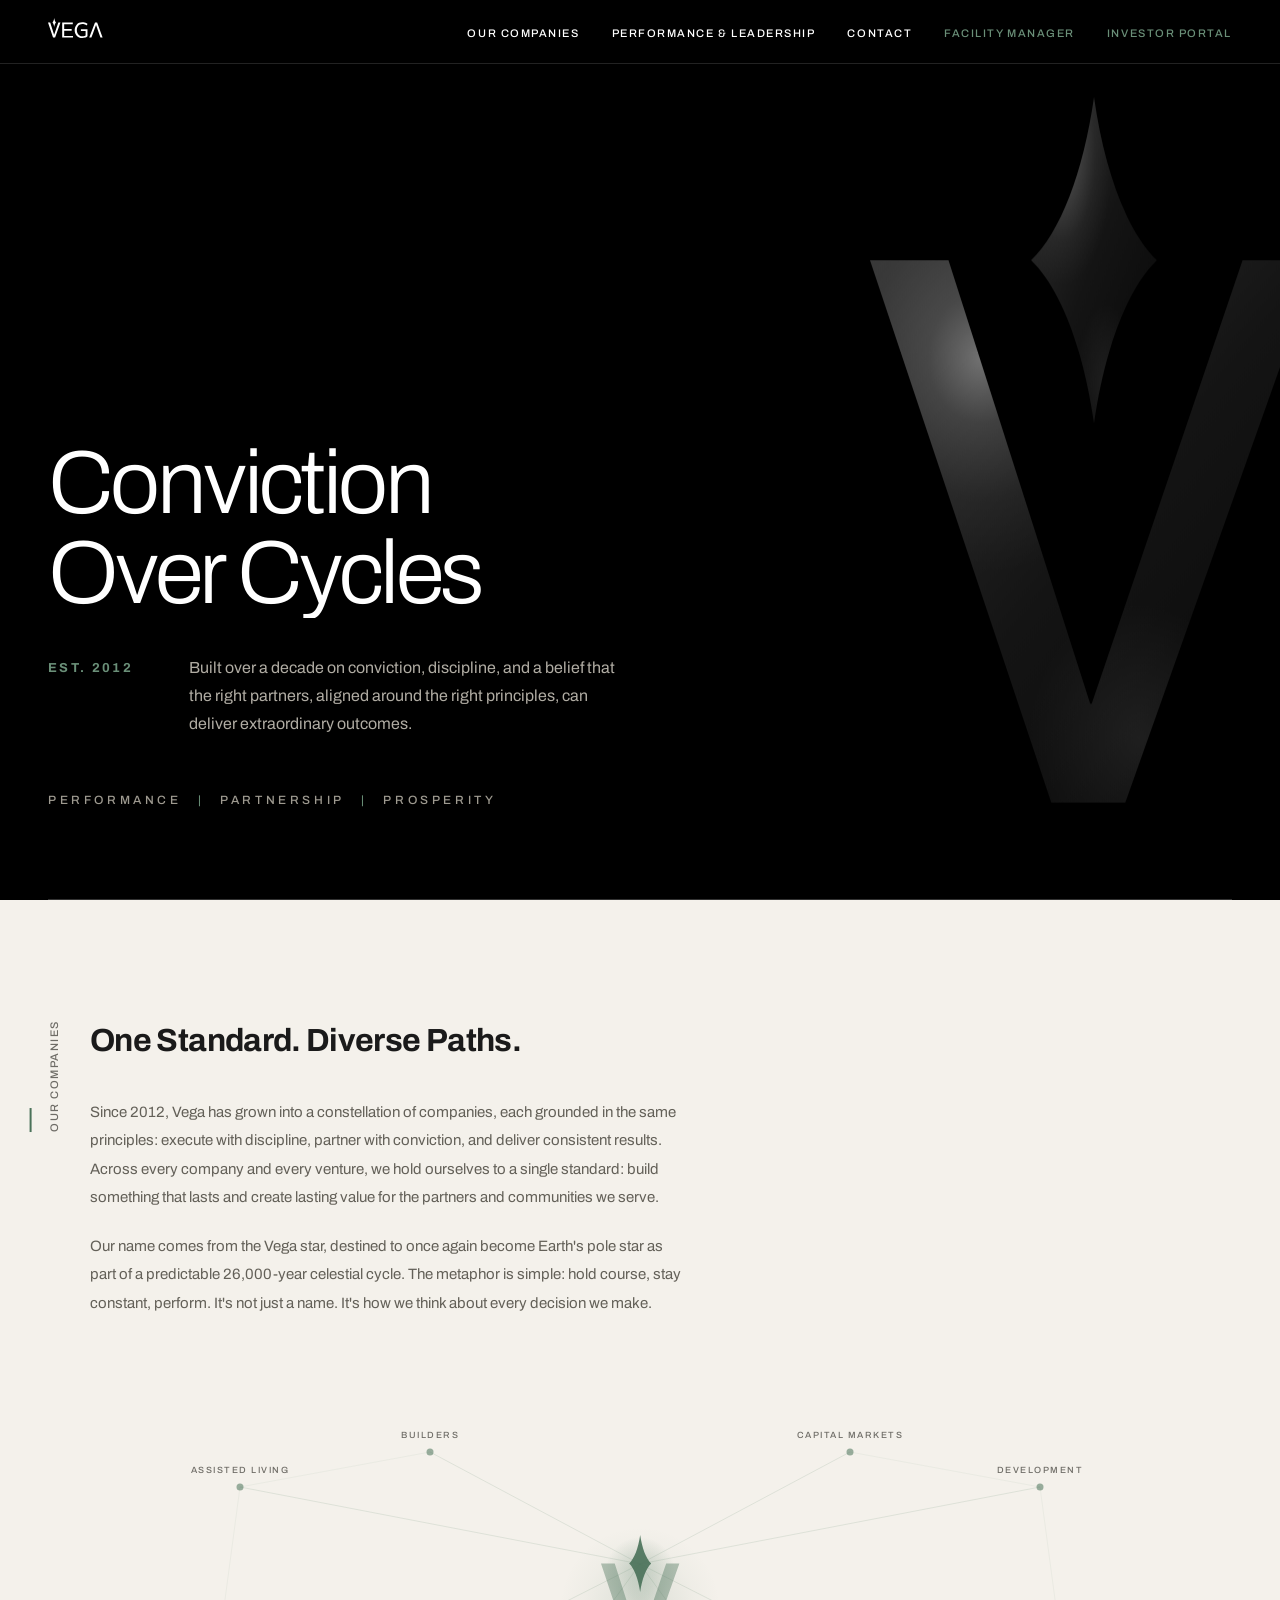
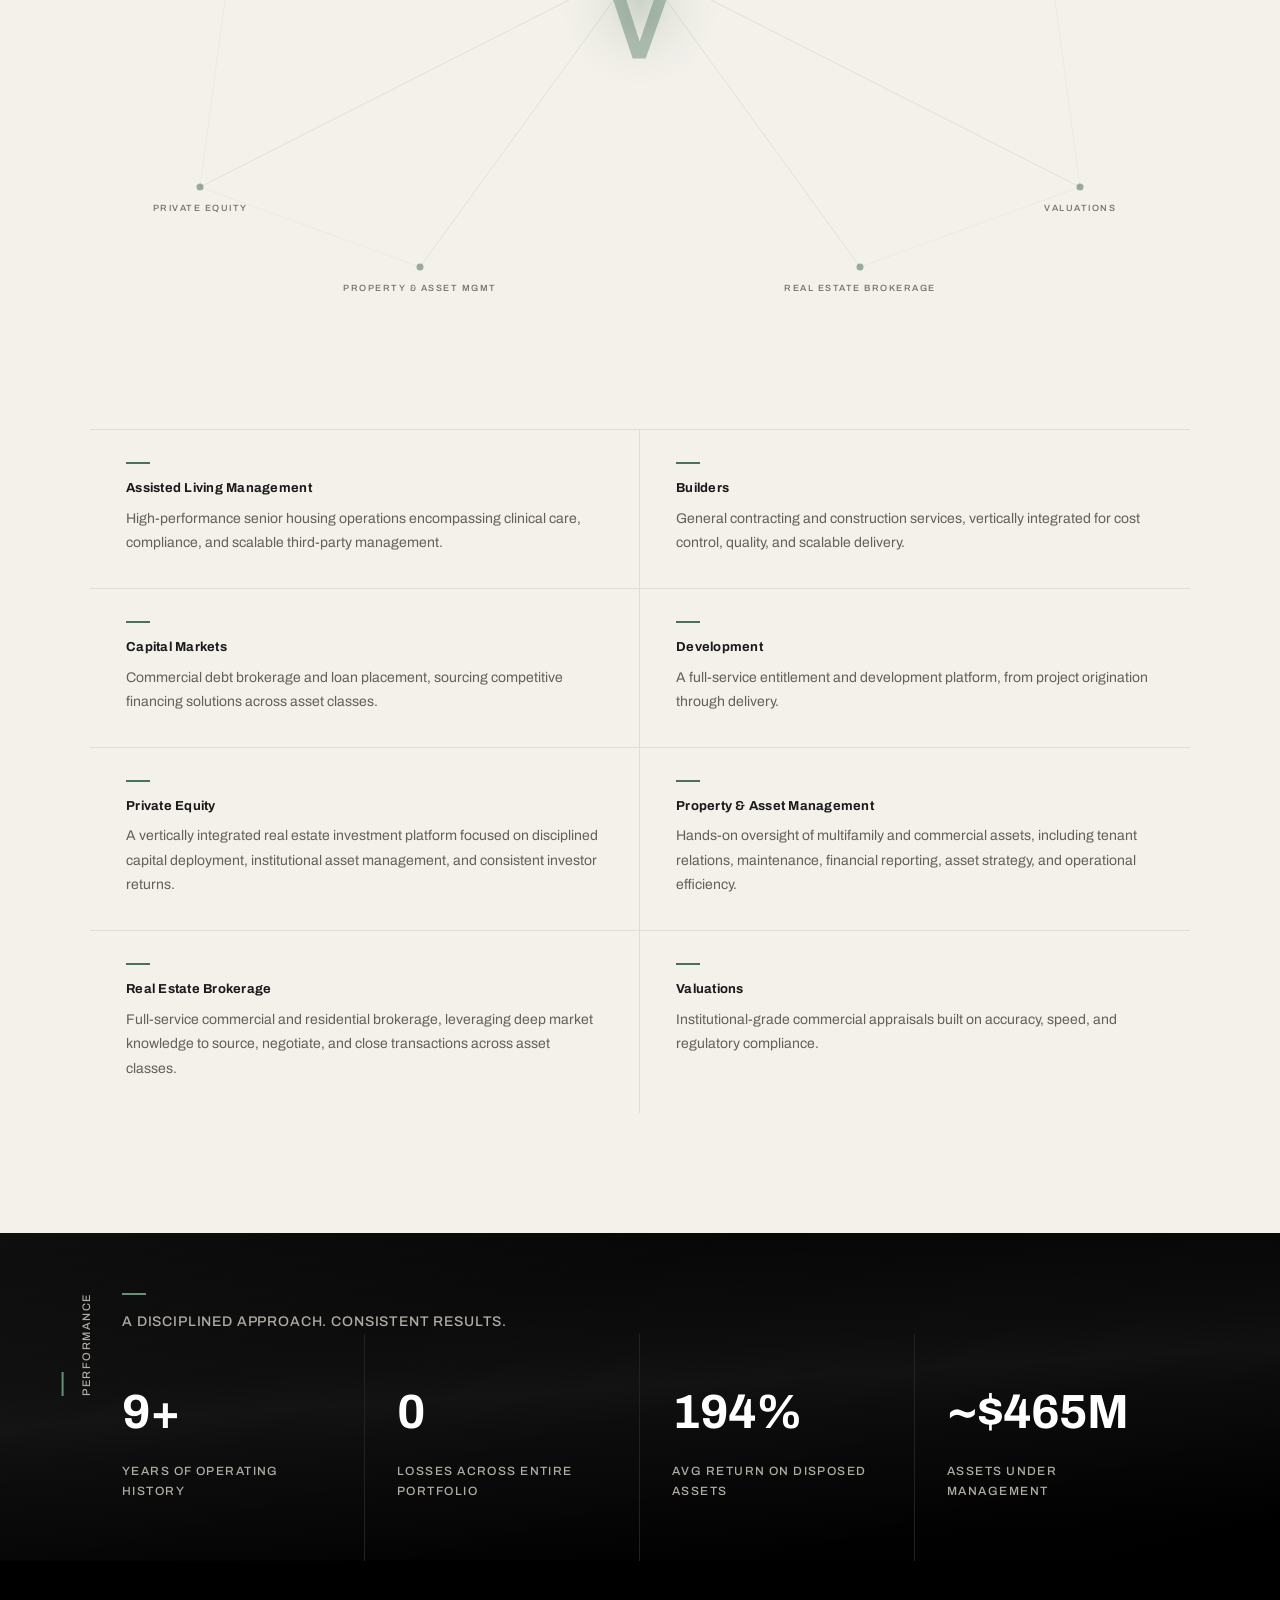
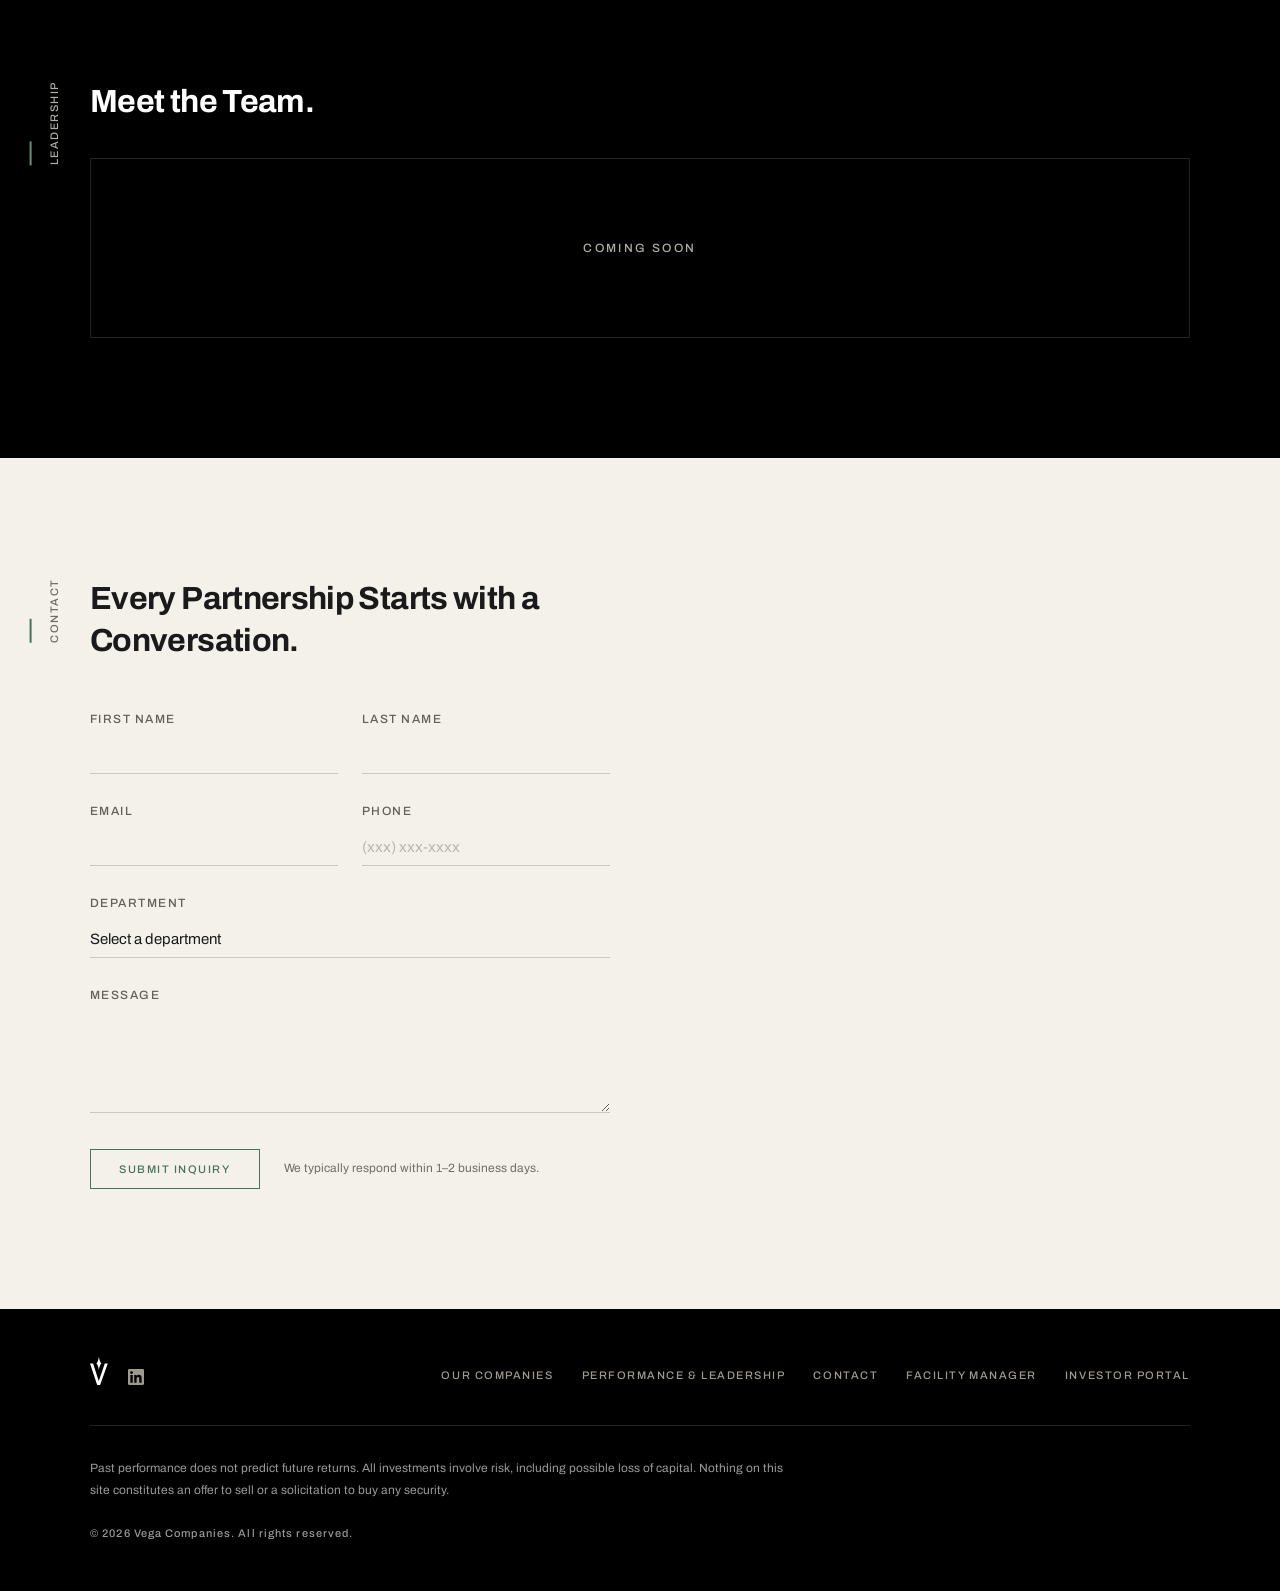
<file: index.html>
<!DOCTYPE html>
<html lang="en">
<head>
<meta charset="UTF-8">
<meta name="viewport" content="width=device-width, initial-scale=1.0">
<title>Vega Companies | Conviction Over Cycles</title>
<link rel="icon" type="image/svg+xml" href="/favicon.svg">
<link rel="icon" type="image/png" sizes="32x32" href="/favicon-32.png">
<link rel="icon" type="image/png" sizes="16x16" href="/favicon-16.png">
<meta name="description" content="Vega is a family of companies built over a decade on conviction, discipline, and a belief that the right partners can deliver extraordinary outcomes.">
<link rel="preconnect" href="https://fonts.googleapis.com">
<link rel="preconnect" href="https://fonts.gstatic.com" crossorigin>
<link href="https://fonts.googleapis.com/css2?family=Archivo:wght@300;400;500;600;700&display=swap" rel="stylesheet">
<style>
:root{--black:#000;--white:#fff;--off-white:#f4f1eb;--grey:#636058;--grey-label:#6e6c66;--grey-label-dark:#B0ACA3;--grey-on-dark:#9E9A90;--grey-rule:#E0DDD6;--grey-dark-rule:#222;--green:#6A8F78;--green-on-white:#4A7259;--font-mono:'Archivo',-apple-system,'Helvetica Neue',sans-serif;--font-sans:'Archivo',-apple-system,'Helvetica Neue',sans-serif}
*,*::before,*::after{margin:0;padding:0;box-sizing:border-box}
html{scroll-behavior:smooth;font-size:16px}
body{background:var(--black);color:var(--white);font-family:var(--font-sans);line-height:1.6;font-weight:400;overflow-x:hidden;-webkit-font-smoothing:antialiased}
::selection{background:var(--green-on-white);color:var(--white)}
a{color:inherit;text-decoration:none}
a:focus-visible,button:focus-visible,select:focus-visible,input:focus-visible,textarea:focus-visible{outline:2px solid var(--green);outline-offset:3px}
.skip-link{position:absolute;top:-100%;left:16px;background:var(--green-on-white);color:var(--white);padding:12px 24px;z-index:9999;font-family:var(--font-mono);font-size:13px;letter-spacing:.05em;transition:top .3s}
.skip-link:focus{top:16px}

/* NAV */
header{position:fixed;top:0;left:0;right:0;z-index:100;padding:0 48px;height:64px;display:flex;align-items:center;justify-content:space-between;background:rgba(0,0,0,.88);backdrop-filter:blur(16px);-webkit-backdrop-filter:blur(16px);border-bottom:1px solid var(--grey-dark-rule);transition:background .4s,border-color .4s}
header.nav-light{background:rgba(244,241,235,.92);border-bottom-color:var(--grey-rule)}
header.nav-light .logo svg{fill:var(--black)}
header.nav-light nav a{color:var(--black)}
header.nav-light .nav-portal{color:var(--green-on-white)!important}
.logo svg{height:20px;fill:var(--white);transition:fill .4s}
.logo:hover{opacity:.6}
nav ul{list-style:none;display:flex;gap:32px;align-items:center}
nav a{font-family:var(--font-mono);font-size:11px;letter-spacing:.14em;text-transform:uppercase;font-weight:500;color:var(--white);transition:color .4s,opacity .25s}
nav a:hover{opacity:.6}
.nav-portal{color:var(--green)!important}

/* VERTICAL LABELS */
.label-v{font-family:var(--font-mono);font-size:11px;font-weight:500;letter-spacing:.14em;text-transform:uppercase;position:absolute;left:-60px;top:0;writing-mode:vertical-rl;transform:rotate(180deg);white-space:nowrap;padding-right:16px}
.label-v::after{content:'';position:absolute;right:0;top:0;width:2px;height:24px}
.label-v.light{color:var(--grey-label)}.label-v.light::after{background:var(--green-on-white)}
.label-v.dark{color:var(--grey-label-dark)}.label-v.dark::after{background:var(--green)}

/* HERO */
.hero{min-height:100vh;background:var(--black);color:var(--white);display:flex;flex-direction:column;justify-content:flex-end;padding:0 48px 88px;position:relative;overflow:hidden}
.hero-v{position:absolute;right:-3%;top:50%;transform:translateY(-50%);width:35vw;pointer-events:none;z-index:1;opacity:0}
.hero-v.revealed{animation:iconIn 2s cubic-bezier(.16,1,.3,1) forwards}
@keyframes iconIn{from{opacity:0;transform:translateY(-50%) scale(.94)}to{opacity:1;transform:translateY(-50%) scale(1)}}
.hero-line{position:absolute;bottom:0;left:48px;right:48px;height:1px;background:rgba(255,255,255,.2);transform:scaleX(0);transform-origin:left;animation:lineGrow 1.2s cubic-bezier(.16,1,.3,1) .8s forwards}
@keyframes lineGrow{to{transform:scaleX(1)}}
.hero h1{font-family:var(--font-sans);font-weight:300;font-size:clamp(48px,7vw,108px);line-height:1;letter-spacing:-.04em;max-width:800px;position:relative;z-index:2}
.reveal-line{display:block;overflow:hidden}
.reveal-line span{display:block;transform:translateY(110%);transition:transform .8s cubic-bezier(.16,1,.3,1)}
.reveal-line.visible span{transform:translateY(0)}
.reveal-line:nth-child(2) span{transition-delay:.08s}
.hero-sub{margin-top:36px;display:flex;align-items:flex-start;gap:56px;position:relative;z-index:2;opacity:0;transform:translateY(16px);transition:opacity .8s .5s,transform .8s .5s}
.hero-sub.visible{opacity:1;transform:translateY(0)}
.hero-sub p{font-family:var(--font-sans);font-size:16px;line-height:1.75;color:var(--grey-label-dark);max-width:440px;font-weight:400}
.hero-tag{font-family:var(--font-mono);font-size:13px;letter-spacing:.18em;text-transform:uppercase;color:var(--green);white-space:nowrap;padding-top:4px;font-weight:700}
.hero-pillars{margin-top:48px;position:relative;z-index:2;opacity:0;transform:translateY(12px);transition:opacity .8s .7s,transform .8s .7s}
.hero-pillars.visible{opacity:1;transform:translateY(0)}
.hero-pillars span{font-family:var(--font-mono);font-size:12px;letter-spacing:.3em;text-transform:uppercase;color:var(--grey-on-dark);font-weight:500}
.hero-pillars .sep{margin:0 16px;color:var(--green)}

/* COMPANIES */
.companies{padding:120px 48px;background:var(--off-white);color:#1a1a1a;scroll-margin-top:64px}
.companies-inner{max-width:1100px;margin:0 auto;position:relative}
.companies h2{font-family:var(--font-sans);font-weight:700;font-size:32px;line-height:1.3;letter-spacing:-.02em;color:#1a1a1a;margin-bottom:36px}
.origins-text{max-width:600px;margin-bottom:80px}
.origins-text p{font-family:var(--font-sans);font-size:15px;line-height:1.9;color:var(--grey);font-weight:400;margin-bottom:20px}
.origins-text p:last-child{margin-bottom:0}
.constellation-map{width:100%;margin-bottom:72px}
.constellation-map svg{width:100%;height:auto;display:block}
.details{display:grid;grid-template-columns:repeat(2,1fr);border-top:1px solid var(--grey-rule)}
.detail-item{padding:32px 36px;border-right:1px solid var(--grey-rule);border-bottom:1px solid var(--grey-rule);transition:background .3s;cursor:pointer;position:relative;overflow:hidden}
.detail-item:nth-child(2n){border-right:none}
.detail-item:nth-last-child(-n+2){border-bottom:none}
.detail-item:hover{background:rgba(255,255,255,.5)}
.detail-item .accent-line{width:24px;height:2px;background:var(--green-on-white);margin-bottom:14px}
.detail-item h3{font-family:var(--font-mono);font-size:13px;font-weight:700;color:#1a1a1a;margin-bottom:8px;letter-spacing:.02em}
.detail-item p{font-family:var(--font-sans);font-size:14px;color:var(--grey);line-height:1.75;font-weight:400}
.detail-item .coming-tag{position:absolute;top:0;right:0;bottom:0;left:0;background:rgba(244,241,235,.95);display:flex;align-items:center;justify-content:center;opacity:0;transition:opacity .3s;pointer-events:none}
.detail-item .coming-tag span{font-family:var(--font-mono);font-size:11px;letter-spacing:.2em;text-transform:uppercase;color:var(--green-on-white);font-weight:500}
.detail-item.show-coming .coming-tag{opacity:1}

/* STATS */
.stats-band{background:var(--black);color:var(--white);padding:0 48px;position:relative;overflow:hidden;scroll-margin-top:64px}
.stats-light{position:absolute;inset:0;pointer-events:none;z-index:0;width:100%;height:100%}
.stats-header{max-width:1100px;margin:0 auto;position:relative;z-index:1;padding:60px 32px 0}
.stats-header-inner{position:relative}
.stats-accent{width:24px;height:2px;background:var(--green);margin-bottom:16px}
.stats-title{font-family:var(--font-mono);font-size:14px;font-weight:500;letter-spacing:.06em;text-transform:uppercase;color:var(--grey-label-dark)}
.stats-inner{display:grid;grid-template-columns:repeat(4,1fr);max-width:1100px;margin:0 auto;position:relative;z-index:1}
.stat{padding:40px 32px 60px;border-right:1px solid var(--grey-dark-rule)}
.stat:last-child{border-right:none}
.stat-number{font-family:var(--font-sans);font-size:48px;font-weight:700;letter-spacing:-.02em;margin-bottom:12px;color:var(--white)}
.stat-label{font-family:var(--font-mono);font-size:12px;letter-spacing:.12em;text-transform:uppercase;color:var(--grey-label-dark);line-height:1.6;font-weight:500}

/* LEADERSHIP */
.leadership{background:var(--black);color:var(--white);padding:120px 48px;position:relative}
.leadership-inner{max-width:1100px;margin:0 auto;position:relative}
.leadership h2{font-family:var(--font-sans);font-weight:700;font-size:32px;line-height:1.3;letter-spacing:-.02em;margin-bottom:36px}
.coming-soon{display:flex;align-items:center;justify-content:center;min-height:180px;border:1px solid var(--grey-dark-rule)}
.coming-soon span{font-family:var(--font-mono);font-size:12px;letter-spacing:.2em;text-transform:uppercase;color:var(--grey-label-dark);font-weight:500}

/* CONTACT */
.cta{padding:120px 48px;background:var(--off-white);color:#1a1a1a;position:relative;scroll-margin-top:64px}
.cta-inner{max-width:1100px;margin:0 auto;position:relative;z-index:1}
.cta h2{font-family:var(--font-sans);font-weight:700;font-size:32px;line-height:1.3;letter-spacing:-.02em;color:#1a1a1a;margin-bottom:48px;max-width:500px}
.form{max-width:520px}
.form .form-row{margin-bottom:28px}
.form .form-row-half{display:grid;grid-template-columns:1fr 1fr;gap:24px;margin-bottom:28px}
.form label{display:block;font-family:var(--font-mono);font-size:12px;letter-spacing:.12em;text-transform:uppercase;color:var(--grey);font-weight:500;margin-bottom:8px}
.form input,.form select,.form textarea{width:100%;background:transparent;border:none;border-bottom:1px solid #ccc8be;padding:10px 0;font-family:var(--font-sans);font-size:15px;color:#1a1a1a;font-weight:400;outline:none;transition:border-color .3s;-webkit-appearance:none;border-radius:0}
.form input:focus,.form select:focus,.form textarea:focus{border-bottom-color:var(--green-on-white)}
.form input::placeholder,.form textarea::placeholder{color:#bbb7ad}
.form textarea{resize:vertical;min-height:100px;line-height:1.6}
.form select{cursor:pointer}
.submit-row{display:flex;align-items:center;gap:24px;margin-top:8px}
.submit-btn{font-family:var(--font-mono);font-size:11px;font-weight:500;letter-spacing:.14em;text-transform:uppercase;background:none;border:1px solid var(--green-on-white);color:var(--green-on-white);cursor:pointer;padding:13px 28px;transition:all .3s;border-radius:0}
.submit-btn:hover{background:var(--green-on-white);color:var(--white)}
.submit-note{font-family:var(--font-sans);font-size:12px;color:#716d67}
.hp-field{display:none}

/* FOOTER */
footer{background:var(--black);color:var(--white);padding:48px}
.footer-inner{max-width:1100px;margin:0 auto}
.footer-upper{display:flex;justify-content:space-between;align-items:flex-end;padding-bottom:40px;border-bottom:1px solid var(--grey-dark-rule)}
.footer-left{display:flex;align-items:flex-end;gap:20px}
.footer-left .v-icon{height:28px;fill:var(--grey-on-dark)}
.footer-left .linkedin{display:flex;align-items:center;color:var(--grey-on-dark);transition:color .3s}
.footer-left .linkedin:hover{color:var(--white)}
.footer-left .linkedin svg{width:16px;height:16px;fill:currentColor}
.footer-nav{display:flex;gap:28px}
.footer-nav a{font-family:var(--font-mono);font-size:11px;letter-spacing:.14em;text-transform:uppercase;color:var(--grey-on-dark);font-weight:500;transition:color .3s}
.footer-nav a:hover{color:var(--white)}
.footer-disclaimer{padding-top:32px;font-family:var(--font-sans);font-size:12px;line-height:1.8;color:#999;max-width:700px;font-weight:400}
.footer-copy{margin-top:24px;font-family:var(--font-mono);font-size:11px;letter-spacing:.1em;color:#999;font-weight:500}

/* SCROLL REVEAL */
.fade-up{opacity:0;transform:translateY(24px);transition:opacity .7s cubic-bezier(.16,1,.3,1),transform .7s cubic-bezier(.16,1,.3,1)}
.fade-up.visible{opacity:1;transform:translateY(0)}
.fade-up:nth-child(2){transition-delay:.08s}
.fade-up:nth-child(3){transition-delay:.16s}
.fade-up:nth-child(4){transition-delay:.24s}

/* HAMBURGER */
.hamburger{display:none;background:none;border:none;cursor:pointer;padding:8px;z-index:101}
.hamburger span{display:block;width:22px;height:1.5px;background:var(--white);margin:5px 0;transition:transform .3s,opacity .3s,background .4s}
header.nav-light .hamburger span{background:var(--black)}
.hamburger.open span:nth-child(1){transform:rotate(45deg) translate(4px,4px)}
.hamburger.open span:nth-child(2){opacity:0}
.hamburger.open span:nth-child(3){transform:rotate(-45deg) translate(5px,-5px)}

/* MOBILE NAV OVERLAY */
.nav-overlay{display:none}

/* ═══════════════════════════════════════════════ */
/* TABLET — 1024px and below                      */
/* ═══════════════════════════════════════════════ */
@media(max-width:1024px){
  .label-v{display:none}
  .hero{padding:0 32px 72px}
  .hero-line{left:32px;right:32px}
  .hero-v{width:45vw;right:-5%}
  .companies{padding:80px 32px}
  .stats-band{padding:0 32px}
  .stats-inner{grid-template-columns:repeat(2,1fr)}
  .stat{border-bottom:1px solid var(--grey-dark-rule)}
  .stat:nth-child(2){border-right:none}
  .stat:nth-child(3){border-right:1px solid var(--grey-dark-rule)}
  .stat:nth-child(4){border-right:none}
  .stat:nth-last-child(-n+2){border-bottom:none}
  .leadership{padding:80px 32px}
  .cta{padding:80px 32px}
  footer{padding:40px 32px}
}

/* ═══════════════════════════════════════════════ */
/* TABLET PORTRAIT — 768px and below              */
/* ═══════════════════════════════════════════════ */
@media(max-width:768px){
  /* NAV — hamburger */
  header{padding:0 24px;height:56px}
  nav ul{display:none}
  .hamburger{display:block}
  .nav-overlay{display:none;position:fixed;inset:0;background:rgba(0,0,0,.96);z-index:99;flex-direction:column;align-items:center;justify-content:center;gap:0}
  .nav-overlay.open{display:flex}
  .nav-overlay a{font-family:var(--font-mono);font-size:14px;letter-spacing:.14em;text-transform:uppercase;color:var(--white);font-weight:500;padding:20px;display:block;transition:opacity .25s}
  .nav-overlay a:hover{opacity:.6}
  .nav-overlay .nav-portal{color:var(--green)!important}

  /* HERO */
  .hero{padding:0 24px 56px;min-height:100svh}
  .hero-line{left:24px;right:24px}
  .hero-v{width:60vw;right:-10%;opacity:.5}
  .hero h1{font-size:clamp(40px,10vw,72px)}
  .hero-sub{flex-direction:column;gap:16px;margin-top:28px}
  .hero-sub p{font-size:15px;max-width:100%}
  .hero-tag{padding-top:0}
  .hero-pillars{margin-top:32px}
  .hero-pillars span{font-size:10px;letter-spacing:.2em}
  .hero-pillars .sep{margin:0 10px}

  /* COMPANIES */
  .companies{padding:64px 24px}
  .companies h2{font-size:26px}
  .origins-text{margin-bottom:48px}
  .origins-text p{font-size:14px}
  /* Constellation — scale text for mobile readability */
  .constellation-map svg text{font-size:11px!important}
  .details{grid-template-columns:1fr}
  .detail-item{border-right:none!important;padding:24px 20px}
  .detail-item:nth-last-child(-n+2){border-bottom:1px solid var(--grey-rule)}
  .detail-item:last-child{border-bottom:none}

  /* STATS */
  .stats-band{padding:0 24px}
  .stats-header{padding:48px 16px 0}
  .stats-inner{grid-template-columns:repeat(2,1fr)}
  .stat{padding:28px 16px 40px}
  .stat-number{font-size:36px}
  .stat-label{font-size:10px}

  /* LEADERSHIP */
  .leadership{padding:64px 24px}
  .leadership h2{font-size:26px}

  /* CONTACT */
  .cta{padding:64px 24px}
  .cta h2{font-size:26px}
  .form .form-row-half{grid-template-columns:1fr;gap:0
  .form .form-row-half>div{margin-bottom:28px}
  .submit-row{flex-direction:column;align-items:flex-start;gap:12px}

  /* FOOTER */
  footer{padding:32px 24px}
  .footer-upper{flex-direction:column;align-items:flex-start;gap:24px}
  .footer-nav{flex-wrap:wrap;gap:16px}
  .footer-nav a{font-size:10px}
  .footer-disclaimer{font-size:11px}
}

/* ═══════════════════════════════════════════════ */
/* MOBILE — 480px and below                       */
/* ═══════════════════════════════════════════════ */
@media(max-width:480px){
  header{padding:0 16px}
  .hero{padding:0 16px 40px}
  .hero-line{left:16px;right:16px}
  .hero-v{width:75vw;right:-15%}
  .hero h1{font-size:clamp(36px,12vw,56px)}
  .hero-sub p{font-size:14px}
  .hero-pillars span{font-size:9px;letter-spacing:.15em}
  .hero-pillars .sep{margin:0 6px}

  .companies{padding:48px 16px}
  .companies h2{font-size:22px}
  .origins-text p{font-size:13px}
  .constellation-map{margin-bottom:40px;overflow-x:auto;-webkit-overflow-scrolling:touch}
  .constellation-map svg{min-width:600px}

  .stats-band{padding:0 16px}
  .stats-header{padding:40px 8px 0}
  .stats-inner{grid-template-columns:1fr 1fr}
  .stat{padding:24px 12px 32px}
  .stat-number{font-size:32px}
  .stat-label{font-size:9px;letter-spacing:.08em}

  .leadership{padding:48px 16px}
  .cta{padding:48px 16px}
  .cta h2{font-size:22px;max-width:100%}
  .form label{font-size:11px}
  .form input,.form select,.form textarea{font-size:16px}

  footer{padding:24px 16px}
  .footer-nav{gap:12px}
  .footer-copy{font-size:10px}
}
</style>
</head>
<body>
<a href="#main" class="skip-link">Skip to main content</a>

<header id="nav" role="banner">
  <a href="/" class="logo" aria-label="Vega Companies home">
    <svg viewBox="0 0 1602.14 586.87" aria-hidden="true"><polygon points="474.94 371.81 694.38 371.81 694.38 320.83 474.94 320.83 474.94 184.06 727.34 184.06 727.34 133.09 416.51 133.09 416.51 575.71 733.55 575.71 733.55 524.74 474.94 524.74 474.94 371.81"/><path d="M1441.79,133.12h-62.16l-169.15,442.55h62.82l51.03-135.47,18-51.03,67.08-183.39h1.3l63.46,183.39,18,51.03,47.27,135.47h62.69l-160.34-442.55Z"/><path d="M0,133.09h64.04l115.63,361.8h1.24l123.09-361.8h61.54l-157.28,442.62h-60.3L0,133.09Z"/><path d="M182.77,0c-8.8,61.66-27.56,110.27-51.34,133.09,23.79,22.82,42.54,71.43,51.34,133.09,8.8-61.66,27.56-110.27,51.34-133.09-23.79-22.82-42.54-71.43-51.34-133.09Z"/><path d="M965.68,381.82h137.75v129.49c-10.38,6.49-21.85,11.63-34.51,15.59-19.29,6.09-40.54,9.07-63.72,9.07-27.33,0-51.03-5.05-71.23-15.28-20.07-10.1-36.65-23.7-49.73-40.67-12.95-16.97-22.66-36.78-28.88-59.06-6.22-22.41-9.33-45.85-9.33-70.33s3.63-46.11,10.88-67.74c7.25-21.5,17.74-40.41,31.47-56.6,13.6-16.19,30.3-29.01,49.99-38.85,19.69-9.71,41.96-14.63,66.82-14.63,21.12,0,39.89,2.46,56.21,7.25,16.45,4.79,30.56,11.27,42.61,19.56,8.28,5.7,16.7,12.56,23.96,20.08l33.41-43.52c-9.45-8.81-21.11-16.84-29.14-21.76-18-11.01-37.68-18.52-59.31-24.09-21.5-5.7-44.17-8.42-67.74-8.42-35.62,0-67.22,6.73-94.8,20.2-27.58,13.47-50.9,31.21-69.94,53.1-19.04,22.02-33.42,46.88-43.13,74.6-9.84,27.84-14.63,55.95-14.63,84.57,0,34.45,5.05,65.92,15.15,94.54,10.23,28.49,24.87,53.1,44.17,73.56,19.29,20.59,42.74,36.39,70.2,47.66,27.58,11.14,58.54,16.71,92.99,16.71,31.09,0,65.15-2.59,92.73-12.95,2.48-.88,5.08-1.96,7.76-3.17h0c.16-.07.32-.14.48-.22.19-.09.38-.17.58-.26,16.42-7.43,35.61-19.49,51.54-35.86v-207.45h-192.61v54.86Z"/></svg>
  </a>
  <nav aria-label="Main navigation"><ul>
    <li><a href="#companies">Our Companies</a></li>
    <li><a href="#performance">Performance &amp; Leadership</a></li>
    <li><a href="#contact">Contact</a></li>
    <li><a href="https://www.vegafacilitymanagement.com/dashboard" class="nav-portal" target="_blank" rel="noopener noreferrer">Facility Manager</a></li>
    <li><a href="https://vega.invportal.com/login" class="nav-portal" target="_blank" rel="noopener noreferrer">Investor Portal</a></li>
  </ul></nav>
  <button class="hamburger" aria-label="Toggle menu" aria-expanded="false">
    <span></span><span></span><span></span>
  </button>
</header>

<div class="nav-overlay" role="dialog" aria-label="Mobile navigation">
  <a href="#companies">Our Companies</a>
  <a href="#performance">Performance &amp; Leadership</a>
  <a href="#contact">Contact</a>
  <a href="https://www.vegafacilitymanagement.com/dashboard" class="nav-portal" target="_blank" rel="noopener noreferrer">Facility Manager</a>
  <a href="https://vega.invportal.com/login" class="nav-portal" target="_blank" rel="noopener noreferrer">Investor Portal</a>
</div>

<main id="main">

<!-- HERO -->
<section class="hero" aria-label="Introduction">
  <svg class="hero-v" viewBox="0 0 186.57 293.85" aria-hidden="true">
    <defs>
      <linearGradient id="hv_base" x1="0%" y1="0%" x2="100%" y2="100%"><stop offset="0%" stop-color="#fff" stop-opacity=".20"/><stop offset="50%" stop-color="#fff" stop-opacity=".08"/><stop offset="100%" stop-color="#fff" stop-opacity=".03"/></linearGradient>
      <radialGradient id="hv_spec" cx="25%" cy="18%" r="40%"><stop offset="0%" stop-color="#fff" stop-opacity=".35"/><stop offset="30%" stop-color="#fff" stop-opacity=".14"/><stop offset="65%" stop-color="#fff" stop-opacity=".04"/><stop offset="100%" stop-color="#fff" stop-opacity="0"/></radialGradient>
      <radialGradient id="hv_refl" cx="60%" cy="88%" r="25%"><stop offset="0%" stop-color="#fff" stop-opacity=".07"/><stop offset="100%" stop-color="#fff" stop-opacity="0"/></radialGradient>
    </defs>
    <path d="M0,67.93h32.68l59.02,184.67h.63l62.83-184.67h31.41l-80.27,225.92h-30.78L0,67.93Z" fill="url(#hv_base)"/>
    <path d="M93.29,0c-4.49,31.47-14.06,56.29-26.21,67.93,12.14,11.65,21.71,36.46,26.21,67.93,4.49-31.47,14.06-56.29,26.21-67.93-12.14-11.65-21.71-36.46-26.21-67.93Z" fill="url(#hv_base)"/>
    <path d="M0,67.93h32.68l59.02,184.67h.63l62.83-184.67h31.41l-80.27,225.92h-30.78L0,67.93Z" fill="url(#hv_spec)"/>
    <path d="M93.29,0c-4.49,31.47-14.06,56.29-26.21,67.93,12.14,11.65,21.71,36.46,26.21,67.93,4.49-31.47,14.06-56.29,26.21-67.93-12.14-11.65-21.71-36.46-26.21-67.93Z" fill="url(#hv_spec)"/>
    <path d="M0,67.93h32.68l59.02,184.67h.63l62.83-184.67h31.41l-80.27,225.92h-30.78L0,67.93Z" fill="url(#hv_refl)"/>
    <path d="M93.29,0c-4.49,31.47-14.06,56.29-26.21,67.93,12.14,11.65,21.71,36.46,26.21,67.93,4.49-31.47,14.06-56.29,26.21-67.93-12.14-11.65-21.71-36.46-26.21-67.93Z" fill="url(#hv_refl)"/>
  </svg>
  <div class="hero-line" aria-hidden="true"></div>
  <h1><span class="reveal-line"><span>Conviction</span></span><span class="reveal-line"><span>Over Cycles</span></span></h1>
  <div class="hero-sub">
    <span class="hero-tag">Est. 2012</span>
    <p>Built over a decade on conviction, discipline, and a belief that the right partners, aligned around the right principles, can deliver extraordinary outcomes.</p>
  </div>
  <div class="hero-pillars" aria-label="Core pillars">
    <span>Performance</span><span class="sep" aria-hidden="true">|</span><span>Partnership</span><span class="sep" aria-hidden="true">|</span><span>Prosperity</span>
  </div>
</section>

<!-- OUR COMPANIES -->
<section class="companies" id="companies" aria-label="Our Companies">
  <div class="companies-inner">
    <span class="label-v light">Our Companies</span>
    <h2 class="fade-up">One Standard. Diverse Paths.</h2>
    <div class="origins-text fade-up">
      <p>Since 2012, Vega has grown into a constellation of companies, each grounded in the same principles: execute with discipline, partner with conviction, and deliver consistent results. Across every company and every venture, we hold ourselves to a single standard: build something that lasts and create lasting value for the partners and communities we serve.</p>
      <p>Our name comes from the Vega star, destined to once again become Earth's pole star as part of a predictable 26,000-year celestial cycle. The metaphor is simple: hold course, stay constant, perform. It's not just a name. It's how we think about every decision we make.</p>
    </div>
    <div class="constellation-map fade-up" role="img" aria-label="Constellation diagram showing Vega's eight companies connected to a central star">
      <svg viewBox="0 0 1100 560" xmlns="http://www.w3.org/2000/svg">
        <defs><radialGradient id="starglow" cx="50%" cy="50%" r="50%"><stop offset="0%" stop-color="#4A7259" stop-opacity=".22"/><stop offset="40%" stop-color="#4A7259" stop-opacity=".08"/><stop offset="70%" stop-color="#4A7259" stop-opacity=".03"/><stop offset="100%" stop-color="#4A7259" stop-opacity="0"/></radialGradient><radialGradient id="starcore" cx="50%" cy="50%" r="50%"><stop offset="0%" stop-color="#6A8F78" stop-opacity=".30"/><stop offset="100%" stop-color="#4A7259" stop-opacity="0"/></radialGradient></defs>
        <line x1="550" y1="167" x2="150" y2="90" stroke="#4A7259" stroke-opacity=".13" stroke-width="1"/><line x1="550" y1="167" x2="340" y2="55" stroke="#4A7259" stroke-opacity=".13" stroke-width="1"/><line x1="550" y1="167" x2="760" y2="55" stroke="#4A7259" stroke-opacity=".13" stroke-width="1"/><line x1="550" y1="167" x2="950" y2="90" stroke="#4A7259" stroke-opacity=".13" stroke-width="1"/><line x1="550" y1="167" x2="110" y2="390" stroke="#4A7259" stroke-opacity=".13" stroke-width="1"/><line x1="550" y1="167" x2="330" y2="470" stroke="#4A7259" stroke-opacity=".13" stroke-width="1"/><line x1="550" y1="167" x2="770" y2="470" stroke="#4A7259" stroke-opacity=".13" stroke-width="1"/><line x1="550" y1="167" x2="990" y2="390" stroke="#4A7259" stroke-opacity=".13" stroke-width="1"/>
        <line x1="150" y1="90" x2="340" y2="55" stroke="#4A7259" stroke-opacity=".06" stroke-width="1"/><line x1="760" y1="55" x2="950" y2="90" stroke="#4A7259" stroke-opacity=".06" stroke-width="1"/><line x1="110" y1="390" x2="330" y2="470" stroke="#4A7259" stroke-opacity=".06" stroke-width="1"/><line x1="770" y1="470" x2="990" y2="390" stroke="#4A7259" stroke-opacity=".06" stroke-width="1"/><line x1="150" y1="90" x2="110" y2="390" stroke="#4A7259" stroke-opacity=".06" stroke-width="1"/><line x1="950" y1="90" x2="990" y2="390" stroke="#4A7259" stroke-opacity=".06" stroke-width="1"/>
        <circle cx="550" cy="210" r="80" fill="url(#starglow)"/><circle cx="550" cy="175" r="35" fill="url(#starcore)"/>
        <g transform="translate(511,138) scale(.42)"><path d="M93.29,0c-4.49,31.47-14.06,56.29-26.21,67.93,12.14,11.65,21.71,36.46,26.21,67.93,4.49-31.47,14.06-56.29,26.21-67.93-12.14-11.65-21.71-36.46-26.21-67.93Z" fill="#4A7259" opacity=".9"/><path d="M0,67.93h32.68l59.02,184.67h.63l62.83-184.67h31.41l-80.27,225.92h-30.78L0,67.93Z" fill="#4A7259" opacity=".4"/></g>
        <circle cx="150" cy="90" r="3.5" fill="#4A7259" opacity=".55"/><text x="150" y="76" text-anchor="middle" font-family="'Archivo',sans-serif" font-size="9" letter-spacing="1.5" fill="#6e6c66" font-weight="500">ASSISTED LIVING</text>
        <circle cx="340" cy="55" r="3.5" fill="#4A7259" opacity=".55"/><text x="340" y="41" text-anchor="middle" font-family="'Archivo',sans-serif" font-size="9" letter-spacing="1.5" fill="#6e6c66" font-weight="500">BUILDERS</text>
        <circle cx="760" cy="55" r="3.5" fill="#4A7259" opacity=".55"/><text x="760" y="41" text-anchor="middle" font-family="'Archivo',sans-serif" font-size="9" letter-spacing="1.5" fill="#6e6c66" font-weight="500">CAPITAL MARKETS</text>
        <circle cx="950" cy="90" r="3.5" fill="#4A7259" opacity=".55"/><text x="950" y="76" text-anchor="middle" font-family="'Archivo',sans-serif" font-size="9" letter-spacing="1.5" fill="#6e6c66" font-weight="500">DEVELOPMENT</text>
        <circle cx="110" cy="390" r="3.5" fill="#4A7259" opacity=".55"/><text x="110" y="414" text-anchor="middle" font-family="'Archivo',sans-serif" font-size="9" letter-spacing="1.5" fill="#6e6c66" font-weight="500">PRIVATE EQUITY</text>
        <circle cx="330" cy="470" r="3.5" fill="#4A7259" opacity=".55"/><text x="330" y="494" text-anchor="middle" font-family="'Archivo',sans-serif" font-size="9" letter-spacing="1.5" fill="#6e6c66" font-weight="500">PROPERTY &amp; ASSET MGMT</text>
        <circle cx="770" cy="470" r="3.5" fill="#4A7259" opacity=".55"/><text x="770" y="494" text-anchor="middle" font-family="'Archivo',sans-serif" font-size="9" letter-spacing="1.5" fill="#6e6c66" font-weight="500">REAL ESTATE BROKERAGE</text>
        <circle cx="990" cy="390" r="3.5" fill="#4A7259" opacity=".55"/><text x="990" y="414" text-anchor="middle" font-family="'Archivo',sans-serif" font-size="9" letter-spacing="1.5" fill="#6e6c66" font-weight="500">VALUATIONS</text>
      </svg>
    </div>
    <div class="details">
      <a class="detail-item fade-up" href="/ALM/" style="text-decoration:none;color:inherit;cursor:pointer"><div class="accent-line"></div><h3>Assisted Living Management</h3><p>High-performance senior housing operations encompassing clinical care, compliance, and scalable third-party management.</p><div class="coming-tag" style="background:rgba(74,114,89,.95)"><span style="color:#fff">Visit Site</span></div></a>
      <div class="detail-item fade-up"><div class="accent-line"></div><h3>Builders</h3><p>General contracting and construction services, vertically integrated for cost control, quality, and scalable delivery.</p><div class="coming-tag"><span>Site Coming Soon</span></div></div>
      <div class="detail-item fade-up"><div class="accent-line"></div><h3>Capital Markets</h3><p>Commercial debt brokerage and loan placement, sourcing competitive financing solutions across asset classes.</p><div class="coming-tag"><span>Site Coming Soon</span></div></div>
      <div class="detail-item fade-up"><div class="accent-line"></div><h3>Development</h3><p>A full-service entitlement and development platform, from project origination through delivery.</p><div class="coming-tag"><span>Site Coming Soon</span></div></div>
      <div class="detail-item fade-up"><div class="accent-line"></div><h3>Private Equity</h3><p>A vertically integrated real estate investment platform focused on disciplined capital deployment, institutional asset management, and consistent investor returns.</p><div class="coming-tag"><span>Site Coming Soon</span></div></div>
      <a class="detail-item fade-up" href="https://www.vegarei.com/property-management/" style="text-decoration:none;color:inherit;cursor:pointer"><div class="accent-line"></div><h3>Property &amp; Asset Management</h3><p>Hands-on oversight of multifamily and commercial assets, including tenant relations, maintenance, financial reporting, asset strategy, and operational efficiency.</p><div class="coming-tag" style="background:rgba(61,90,110,.95)"><span style="color:#fff">Visit Site</span></div></a>
      <div class="detail-item fade-up"><div class="accent-line"></div><h3>Real Estate Brokerage</h3><p>Full-service commercial and residential brokerage, leveraging deep market knowledge to source, negotiate, and close transactions across asset classes.</p><div class="coming-tag"><span>Site Coming Soon</span></div></div>
      <div class="detail-item fade-up"><div class="accent-line"></div><h3>Valuations</h3><p>Institutional-grade commercial appraisals built on accuracy, speed, and regulatory compliance.</p><div class="coming-tag"><span>Site Coming Soon</span></div></div>
    </div>
  </div>
</section>

<!-- STATS -->
<section class="stats-band" id="performance" aria-label="Performance metrics">
  <svg class="stats-light" preserveAspectRatio="none" viewBox="0 0 1200 200" xmlns="http://www.w3.org/2000/svg" aria-hidden="true">
    <defs><linearGradient id="sw" x1="0%" y1="0%" x2="100%" y2="100%"><stop offset="0%" stop-color="#fff" stop-opacity=".06"/><stop offset="30%" stop-color="#fff" stop-opacity=".02"/><stop offset="100%" stop-color="#fff" stop-opacity="0"/></linearGradient><linearGradient id="sb" x1="25%" y1="0%" x2="50%" y2="100%"><stop offset="0%" stop-color="#fff" stop-opacity="0"/><stop offset="40%" stop-color="#fff" stop-opacity=".04"/><stop offset="50%" stop-color="#fff" stop-opacity=".06"/><stop offset="60%" stop-color="#fff" stop-opacity=".04"/><stop offset="100%" stop-color="#fff" stop-opacity="0"/></linearGradient></defs>
    <rect width="1200" height="200" fill="url(#sw)"/><rect width="1200" height="200" fill="url(#sb)"/>
  </svg>
  <div class="stats-header"><div class="stats-header-inner">
    <span class="label-v dark">Performance</span>
    <div class="stats-accent"></div>
    <div class="stats-title">A Disciplined Approach. Consistent Results.</div>
  </div></div>
  <div class="stats-inner">
    <div class="stat fade-up"><div class="stat-number" data-target="10" data-suffix="+">0</div><div class="stat-label">Years of Operating History</div></div>
    <div class="stat fade-up"><div class="stat-number" data-target="0" data-suffix="">0</div><div class="stat-label">Losses Across Entire Portfolio</div></div>
    <div class="stat fade-up"><div class="stat-number" data-target="209" data-suffix="%">0</div><div class="stat-label">Avg Return on Disposed Assets</div></div>
    <div class="stat fade-up"><div class="stat-number" data-prefix="~$" data-target="500" data-suffix="M">0</div><div class="stat-label">Assets Under Management</div></div>
  </div>
</section>

<!-- LEADERSHIP -->
<section class="leadership" aria-label="Leadership">
  <div class="leadership-inner">
    <span class="label-v dark">Leadership</span>
    <h2 class="fade-up">Meet the Team.</h2>
    <div class="coming-soon fade-up"><span>Coming Soon</span></div>
  </div>
</section>

<!-- CONTACT -->
<section class="cta" id="contact" aria-label="Contact">
  <div class="cta-inner">
    <span class="label-v light">Contact</span>
    <h2 class="fade-up">Every Partnership Starts with a Conversation.</h2>
    <form class="form fade-up" id="contact-form" aria-label="Contact form">
      <div class="hp-field"><label>Company <input type="text" name="company" tabindex="-1" autocomplete="off"></label></div>
      <div class="form-row-half">
        <div><label for="fname">First Name</label><input type="text" id="fname" name="fname" autocomplete="given-name" required></div>
        <div><label for="lname">Last Name</label><input type="text" id="lname" name="lname" autocomplete="family-name" required></div>
      </div>
      <div class="form-row-half">
        <div><label for="email">Email</label><input type="email" id="email" name="email" autocomplete="email" required></div>
        <div><label for="phone">Phone</label><input type="tel" id="phone" name="phone" autocomplete="tel" placeholder="(xxx) xxx-xxxx" maxlength="14"></div>
      </div>
      <div class="form-row"><label for="dept">Department</label><select id="dept" name="dept" required><option value="">Select a department</option><option>Assisted Living Management</option><option>Builders</option><option>Capital Markets</option><option>Development</option><option>Private Equity</option><option>Property &amp; Asset Management</option><option>Real Estate Brokerage</option><option>Valuations</option><option>General — Vega Companies</option></select></div>
      <div class="form-row"><label for="message">Message</label><textarea id="message" name="message"></textarea></div>
      <div class="submit-row"><button type="submit" class="submit-btn">Submit Inquiry</button><span class="submit-note">We typically respond within 1–2 business days.</span></div>
      <div id="form-success" style="display:none;text-align:center;padding:3rem 0"><h3 style="color:var(--green);margin-bottom:.5rem">Thank you.</h3><p style="color:var(--mid)">Your inquiry has been received. We typically respond within 1–2 business days.</p></div>
      <div id="form-error" style="display:none;text-align:center;padding:1rem 0;color:#c0392b">Something went wrong. Please try again.</div>
    </form>
  </div>
</section>

</main>

<!-- FOOTER -->
<footer role="contentinfo">
  <div class="footer-inner">
    <div class="footer-upper">
      <div class="footer-left">
        <svg class="v-icon" viewBox="0 0 186.57 293.85" aria-hidden="true"><path d="M0,67.93h32.68l59.02,184.67h.63l62.83-184.67h31.41l-80.27,225.92h-30.78L0,67.93Z" fill="currentColor"/><path d="M93.29,0c-4.49,31.47-14.06,56.29-26.21,67.93,12.14,11.65,21.71,36.46,26.21,67.93,4.49-31.47,14.06-56.29,26.21-67.93-12.14-11.65-21.71-36.46-26.21-67.93Z" fill="currentColor"/></svg>
        <a href="https://www.linkedin.com/company/vega-capital-partners-llc/" class="linkedin" aria-label="Vega Companies on LinkedIn" target="_blank" rel="noopener noreferrer"><svg viewBox="0 0 24 24" xmlns="http://www.w3.org/2000/svg" aria-hidden="true"><path d="M20.447 20.452h-3.554v-5.569c0-1.328-.027-3.037-1.852-3.037-1.853 0-2.136 1.445-2.136 2.939v5.667H9.351V9h3.414v1.561h.046c.477-.9 1.637-1.85 3.37-1.85 3.601 0 4.267 2.37 4.267 5.455v6.286zM5.337 7.433a2.062 2.062 0 01-2.063-2.065 2.064 2.064 0 112.063 2.065zm1.782 13.019H3.555V9h3.564v11.452zM22.225 0H1.771C.792 0 0 .774 0 1.729v20.542C0 23.227.792 24 1.771 24h20.451C23.2 24 24 23.227 24 22.271V1.729C24 .774 23.2 0 22.222 0h.003z"/></svg></a>
      </div>
      <nav class="footer-nav" aria-label="Footer navigation"><a href="#companies">Our Companies</a><a href="#performance">Performance &amp; Leadership</a><a href="#contact">Contact</a><a href="https://www.vegafacilitymanagement.com/dashboard" target="_blank" rel="noopener noreferrer">Facility Manager</a><a href="https://vega.invportal.com/login" target="_blank" rel="noopener noreferrer">Investor Portal</a></nav>
    </div>
    <p class="footer-disclaimer">Past performance does not predict future returns. All investments involve risk, including possible loss of capital. Nothing on this site constitutes an offer to sell or a solicitation to buy any security.</p>
    <p class="footer-copy">&copy; 2026 Vega Companies. All rights reserved.</p>
  </div>
</footer>

<script>
window.addEventListener('load',()=>{document.querySelector('.hero-v')?.classList.add('revealed');setTimeout(()=>{document.querySelectorAll('.reveal-line').forEach(el=>el.classList.add('visible'))},300);setTimeout(()=>{document.querySelector('.hero-sub')?.classList.add('visible');document.querySelector('.hero-pillars')?.classList.add('visible')},400)});
const obs=new IntersectionObserver(e=>{e.forEach(en=>{if(en.isIntersecting){en.target.classList.add('visible');obs.unobserve(en.target)}})},{threshold:.15});
document.querySelectorAll('.fade-up').forEach(el=>obs.observe(el));
const hdr=document.getElementById('nav'),lSec=document.querySelectorAll('.companies,.cta');
function upNav(){const s=window.scrollY+40;let l=false;lSec.forEach(sec=>{const t=sec.offsetTop,b=t+sec.offsetHeight;if(s>=t&&s<b)l=true});hdr.classList.toggle('nav-light',l)}
window.addEventListener('scroll',upNav,{passive:true});upNav();
const sObs=new IntersectionObserver(e=>{e.forEach(en=>{if(en.isIntersecting){const el=en.target,t=parseInt(el.dataset.target),p=el.dataset.prefix||'',x=el.dataset.suffix||'',d=1200,st=performance.now();function tick(n){const pr=Math.min((n-st)/d,1),ea=1-Math.pow(1-pr,3),c=Math.round(t*ea);el.textContent=p+c+x;if(pr<1)requestAnimationFrame(tick)}requestAnimationFrame(tick);sObs.unobserve(el)}})},{threshold:.5});
document.querySelectorAll('.stat-number[data-target]').forEach(el=>sObs.observe(el));
/* Hamburger toggle */
const burger=document.querySelector('.hamburger'),overlay=document.querySelector('.nav-overlay');
burger?.addEventListener('click',()=>{const o=burger.classList.toggle('open');overlay.classList.toggle('open');burger.setAttribute('aria-expanded',o);document.body.style.overflow=o?'hidden':''});overlay?.querySelectorAll('a').forEach(a=>a.addEventListener('click',()=>{burger.classList.remove('open');overlay.classList.remove('open');burger.setAttribute('aria-expanded','false');document.body.style.overflow=''}));
document.querySelectorAll('.detail-item').forEach(item=>{let t;item.addEventListener('click',()=>{item.classList.add('show-coming');clearTimeout(t);t=setTimeout(()=>item.classList.remove('show-coming'),2000)})});
/* Phone auto-format (xxx) xxx-xxxx */
const ph=document.getElementById('phone');
ph?.addEventListener('input',function(){const d=this.value.replace(/\D/g,'').substring(0,10),l=d.length;this.value=l===0?'':l<=3?'('+d:l<=6?'('+d.slice(0,3)+') '+d.slice(3):'('+d.slice(0,3)+') '+d.slice(3,6)+'-'+d.slice(6)});
/* Form submit to Cloudflare Pages Function */
const cForm=document.getElementById('contact-form');
cForm?.addEventListener('submit',async function(e){e.preventDefault();const btn=cForm.querySelector('.submit-btn'),err=document.getElementById('form-error'),suc=document.getElementById('form-success');btn.disabled=true;btn.textContent='Sending...';err.style.display='none';try{const fd=Object.fromEntries(new FormData(cForm));const r=await fetch('/api/contact',{method:'POST',headers:{'Content-Type':'application/json'},body:JSON.stringify(fd)});const j=await r.json();if(!j.ok)throw new Error(j.error||'Submission failed');cForm.querySelectorAll('input,select,textarea,button,.submit-note,.form-row,.form-row-half,.hp-field').forEach(el=>el.style.display='none');suc.style.display='block'}catch(ex){err.style.display='block';btn.disabled=false;btn.textContent='Submit Inquiry'}});
</script>
</body>
</html>
</file>
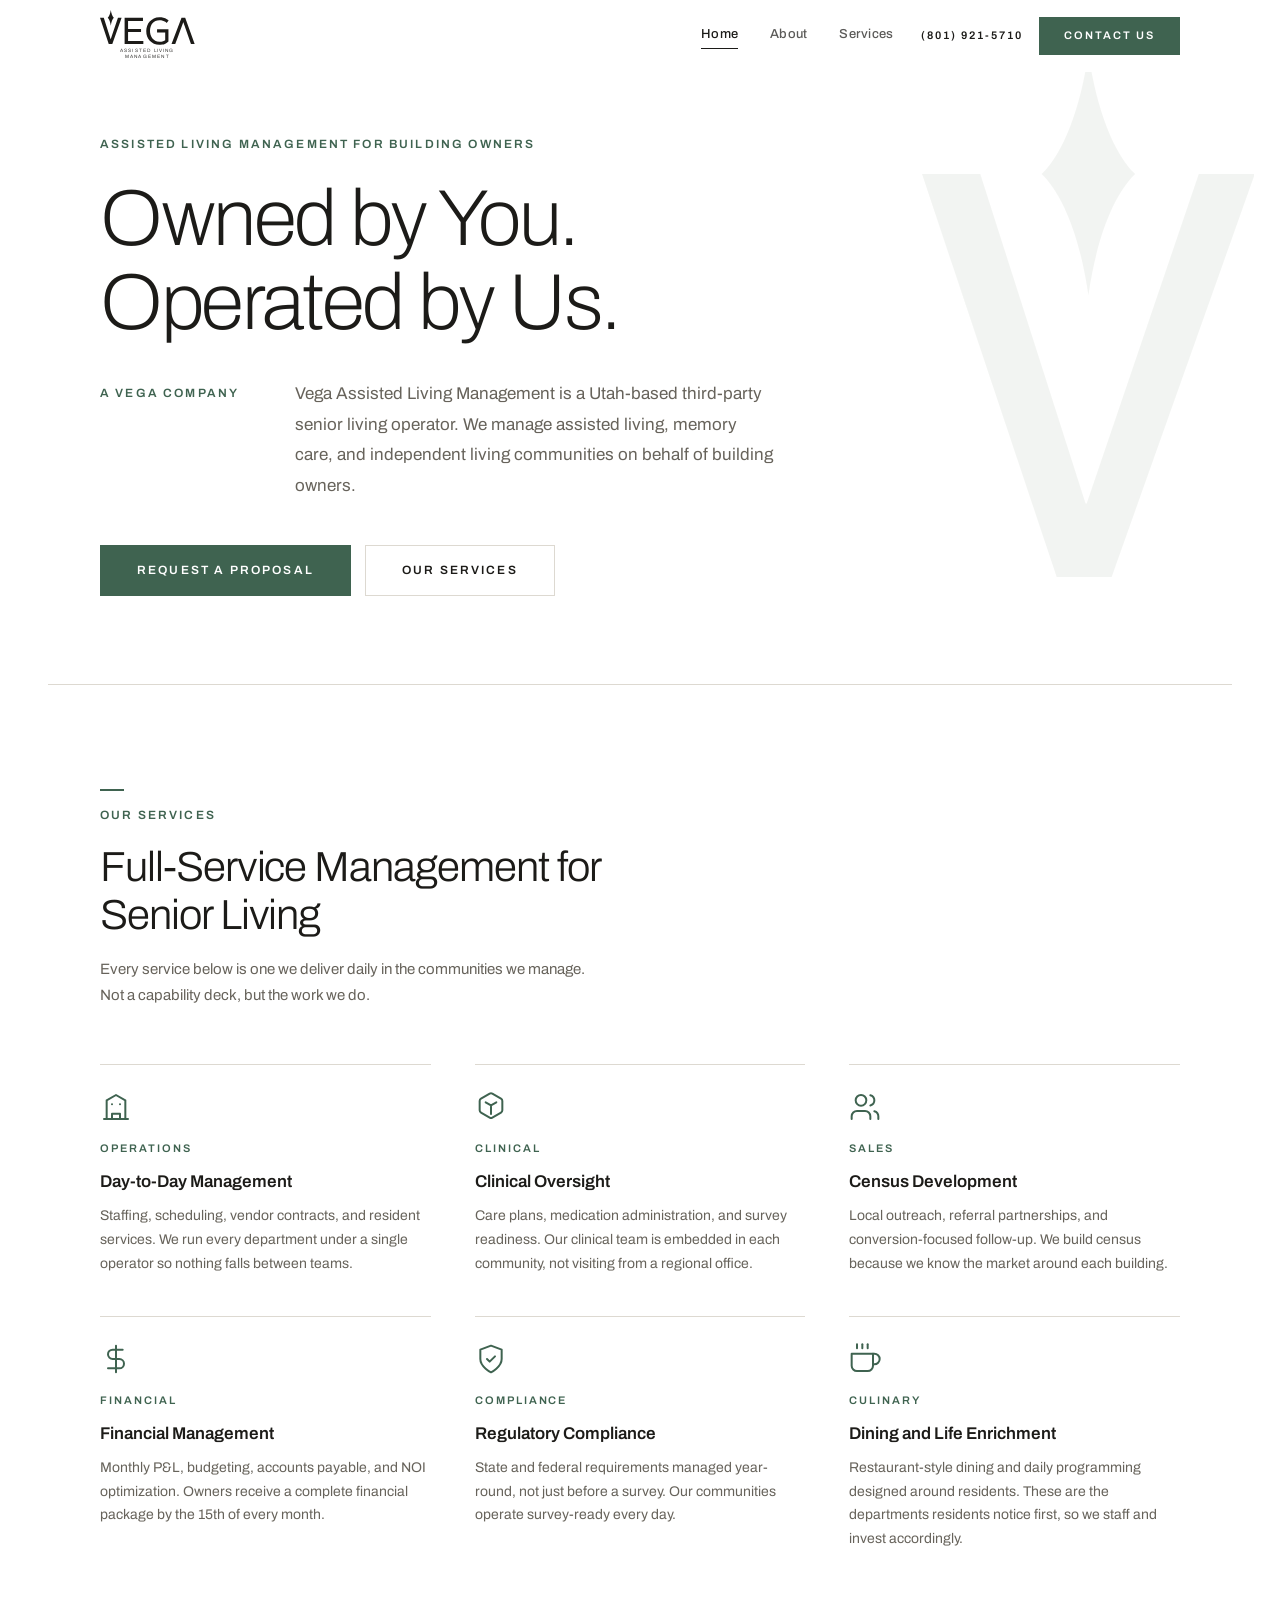
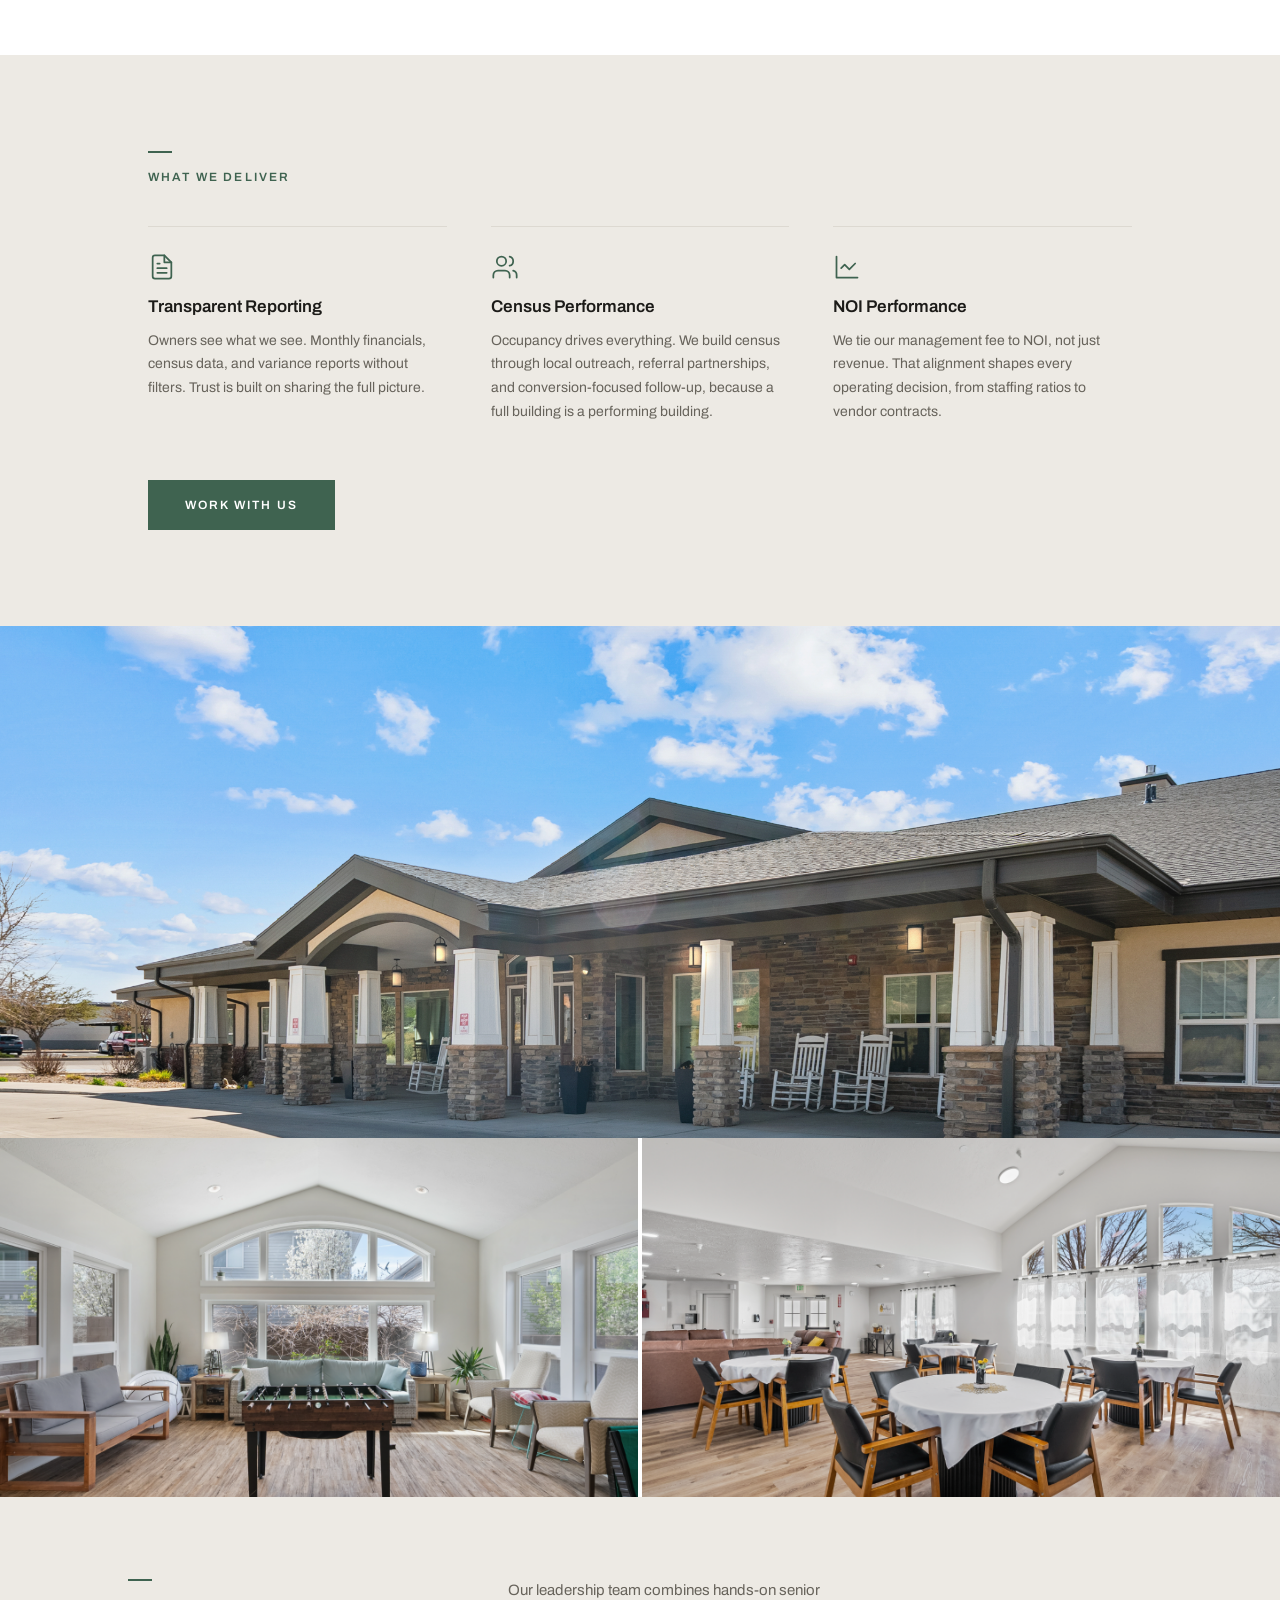
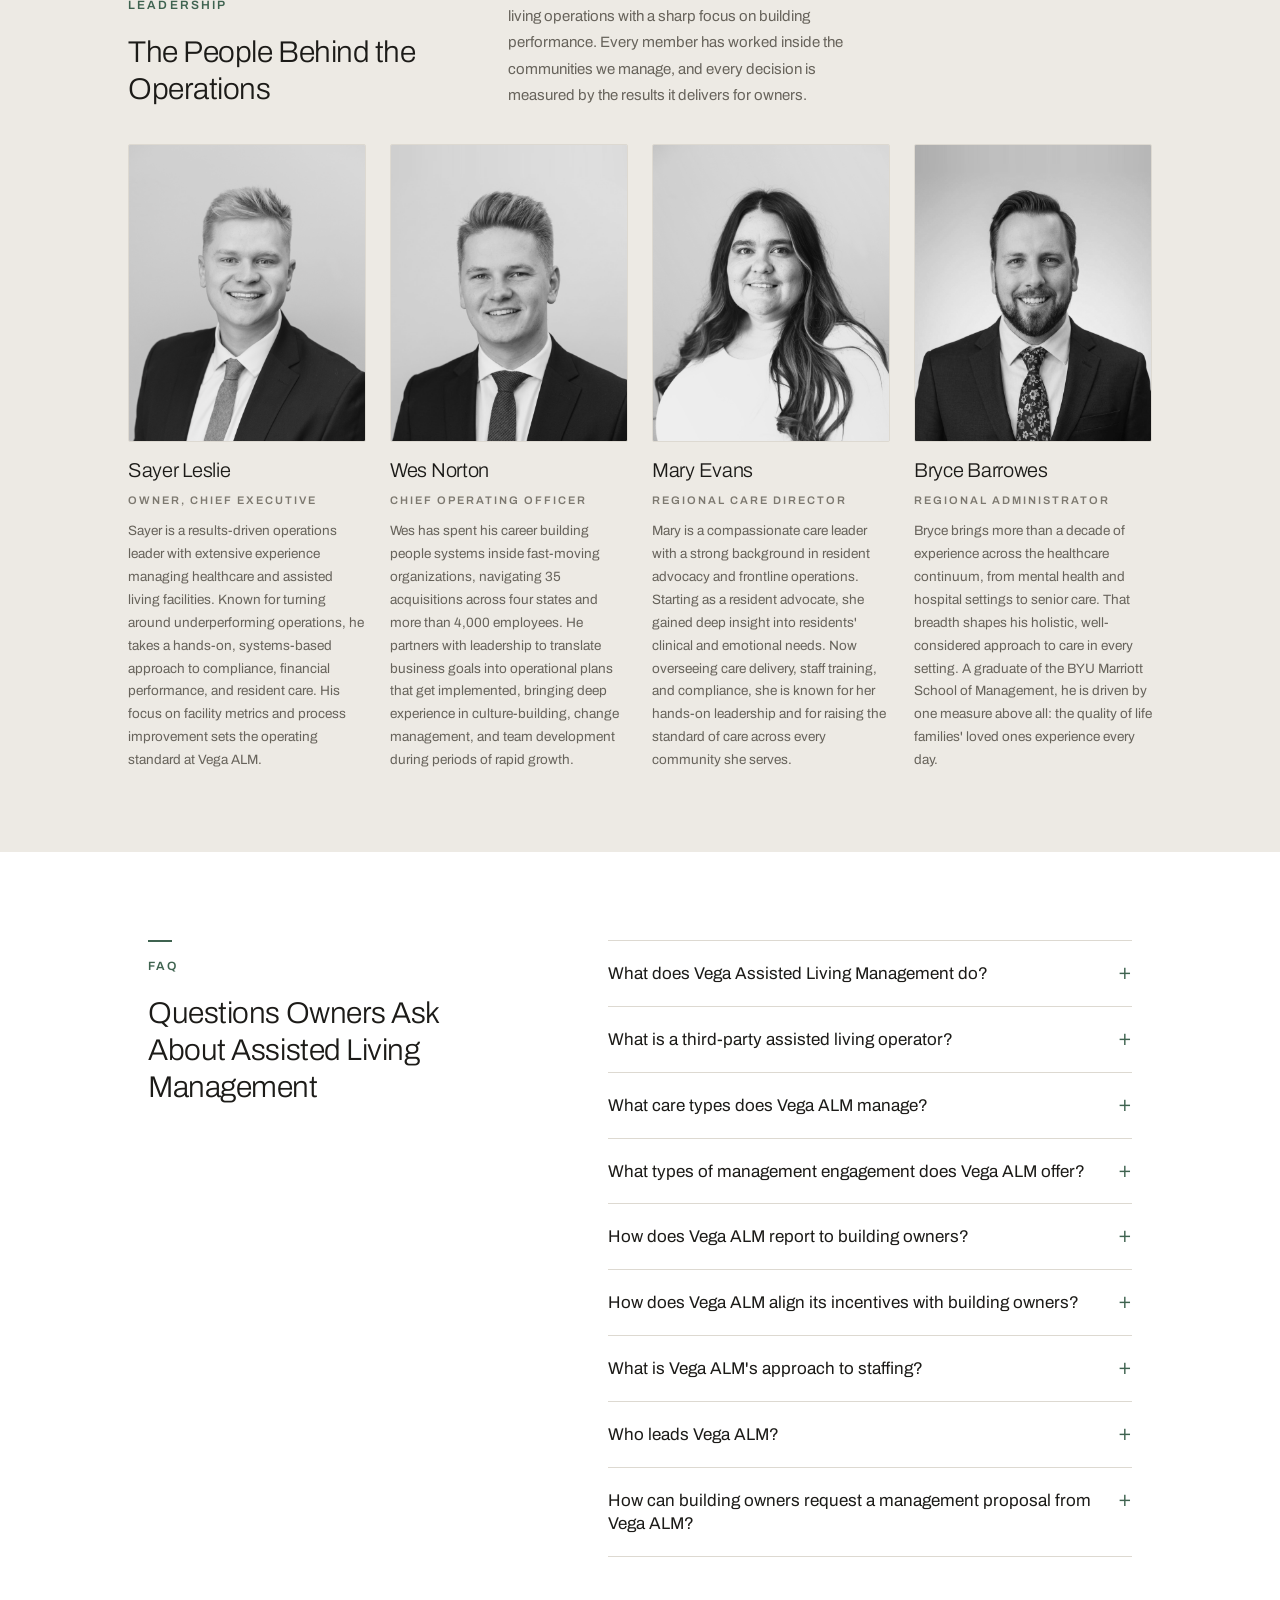
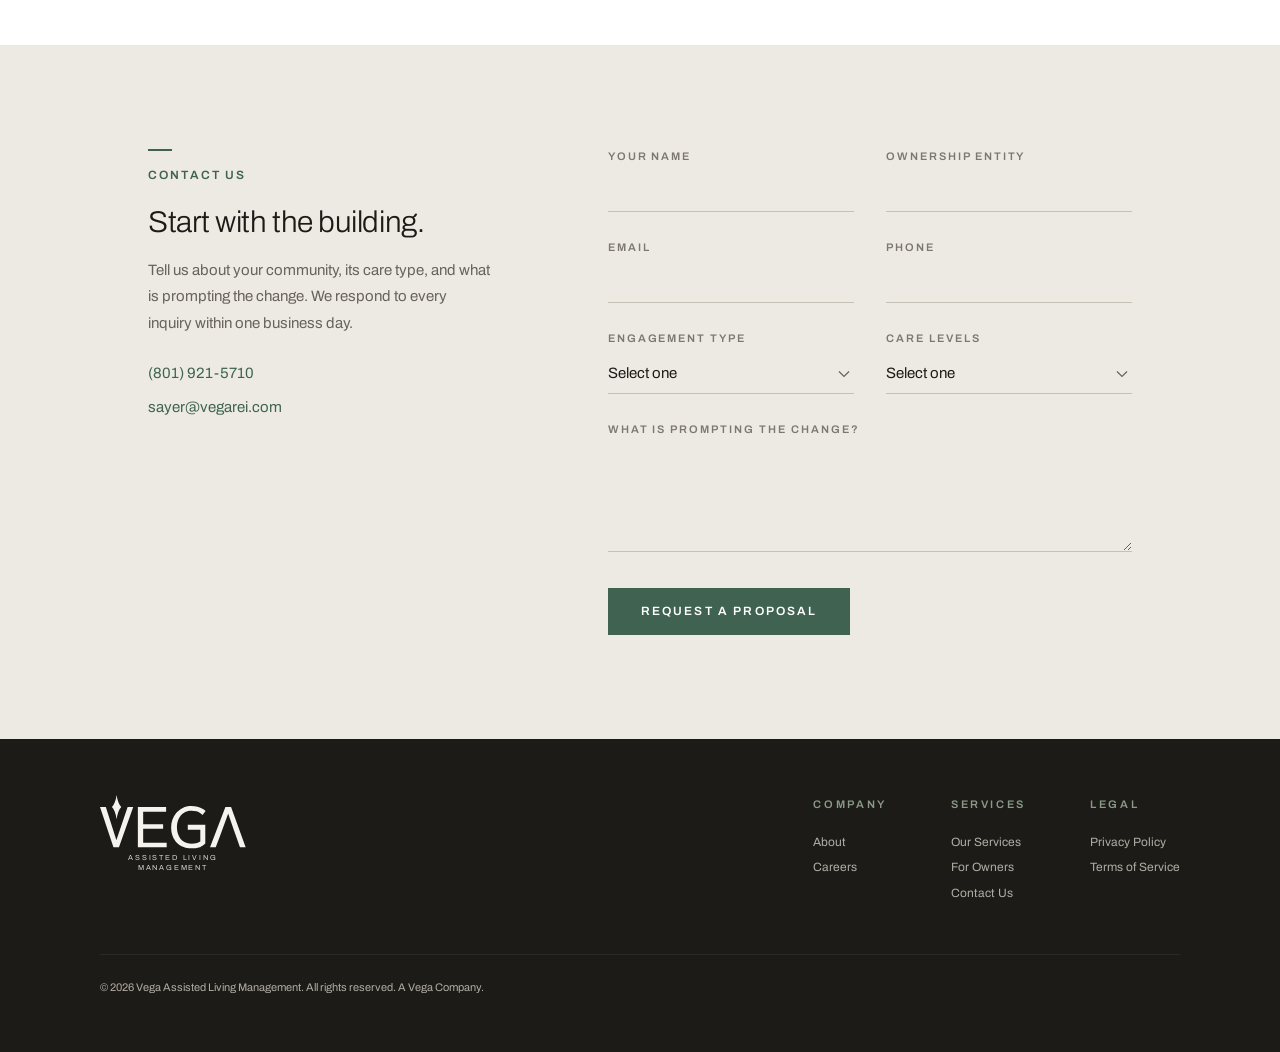
<file: ALM/index.html>
<!DOCTYPE html>
<html lang="en">
<head>
<meta charset="UTF-8">
<meta name="viewport" content="width=device-width, initial-scale=1.0">
<title>Vega Assisted Living Management | Third-Party Assisted Living Operator in Utah</title>
<meta name="description" content="Utah-based third-party operator managing assisted living, memory care, and independent living communities for building owners. Request a management proposal.">
<meta name="keywords" content="assisted living management, senior living operator, third-party management, assisted living operations, memory care management, independent living management, senior housing management, building owner operator, census development, senior living compliance">
<meta name="robots" content="index, follow">
<link rel="icon" type="image/svg+xml" href="/favicon.svg">
<link rel="icon" type="image/png" sizes="32x32" href="/favicon-32.png">
<link rel="icon" type="image/png" sizes="16x16" href="/favicon-16.png">
<link rel="canonical" href="https://www.vegarei.com/ALM/">

<!-- Open Graph -->
<meta property="og:type" content="website">
<meta property="og:title" content="Vega Assisted Living Management | Third-Party Senior Living Operator">
<meta property="og:description" content="Full-service third-party management for assisted living, independent living, and memory care communities. Operations, clinical oversight, financial reporting, and census development for building owners.">
<meta property="og:url" content="https://www.vegarei.com/ALM/">
<meta property="og:site_name" content="Vega Assisted Living Management">
<meta property="og:locale" content="en_US">

<!-- Twitter Card -->
<meta name="twitter:card" content="summary">
<meta name="twitter:title" content="Vega Assisted Living Management | Third-Party Senior Living Operator">
<meta name="twitter:description" content="Full-service third-party management for assisted living, independent living, and memory care. Operations, clinical oversight, financial reporting, and census development.">

<!-- Geo -->
<meta name="geo.region" content="US-UT">

<!-- Structured Data: Organization + Services -->
<script type="application/ld+json">
{
  "@context": "https://schema.org",
  "@type": "ProfessionalService",
  "name": "Vega Assisted Living Management",
  "alternateName": "Vega ALM",
  "url": "https://www.vegarei.com/ALM/",
  "description": "Vega Assisted Living Management is a third-party senior living operator providing full-service management for assisted living, independent living, and memory care communities on behalf of building owners.",
  "telephone": "+1-801-921-5710",
  "email": "sayer@vegarei.com",
  "employee": [
    {
      "@type": "Person",
      "name": "Sayer Leslie",
      "jobTitle": "Owner, Chief Executive",
      "image": "https://www.vegarei.com/ALM/assets/team/sayer-leslie.png"
    },
    {
      "@type": "Person",
      "name": "Wes Norton",
      "jobTitle": "Chief Operating Officer",
      "image": "https://www.vegarei.com/ALM/assets/team/wes-norton-v2.png"
    },
    {
      "@type": "Person",
      "name": "Mary Evans",
      "jobTitle": "Regional Care Director",
      "image": "https://www.vegarei.com/ALM/assets/team/mary-evans.png"
    },
    {
      "@type": "Person",
      "name": "Bryce Barrowes",
      "jobTitle": "Regional Administrator",
      "image": "https://www.vegarei.com/ALM/assets/team/bryce-barrowes.png"
    }
  ],
  "parentOrganization": {
    "@type": "Organization",
    "name": "Vega Companies",
    "url": "https://www.vegarei.com/"
  },
  "address": {
    "@type": "PostalAddress",
    "addressRegion": "UT",
    "addressCountry": "US"
  },
  "areaServed": {
    "@type": "Country",
    "name": "United States"
  },
  "serviceType": [
    "Assisted Living Management",
    "Senior Living Operations",
    "Third-Party Management",
    "Memory Care Management",
    "Independent Living Management",
    "Clinical Oversight",
    "Census Development",
    "Financial Management and Reporting",
    "Regulatory Compliance",
    "Dining and Life Enrichment"
  ],
  "hasOfferCatalog": {
    "@type": "OfferCatalog",
    "name": "Management Services",
    "itemListElement": [
      {
        "@type": "Offer",
        "itemOffered": {
          "@type": "Service",
          "name": "Day-to-Day Management",
          "description": "Staffing, scheduling, vendor contracts, and resident services under a single operator."
        }
      },
      {
        "@type": "Offer",
        "itemOffered": {
          "@type": "Service",
          "name": "Clinical Oversight",
          "description": "Care plans, medication administration, and survey readiness with an embedded clinical team in each community."
        }
      },
      {
        "@type": "Offer",
        "itemOffered": {
          "@type": "Service",
          "name": "Census Development",
          "description": "Local outreach, referral partnerships, and conversion-focused follow-up to build and maintain occupancy."
        }
      },
      {
        "@type": "Offer",
        "itemOffered": {
          "@type": "Service",
          "name": "Financial Management",
          "description": "Monthly P&L, budgeting, accounts payable, and NOI optimization with a complete financial package delivered by the 15th of every month."
        }
      },
      {
        "@type": "Offer",
        "itemOffered": {
          "@type": "Service",
          "name": "Regulatory Compliance",
          "description": "Year-round management of state and federal requirements with communities operating survey-ready every day."
        }
      },
      {
        "@type": "Offer",
        "itemOffered": {
          "@type": "Service",
          "name": "Dining and Life Enrichment",
          "description": "Restaurant-style dining and daily programming designed around residents."
        }
      }
    ]
  }
}
</script>

<!-- Structured Data: FAQ (AEO) -->
<script type="application/ld+json">
{
  "@context": "https://schema.org",
  "@type": "FAQPage",
  "mainEntity": [
    {
      "@type": "Question",
      "name": "What does Vega Assisted Living Management do?",
      "acceptedAnswer": {
        "@type": "Answer",
        "text": "Vega Assisted Living Management (Vega ALM) is a Utah-based third-party senior living operator. We provide full-service management for assisted living, independent living, and memory care communities on behalf of building owners, including day-to-day operations, clinical oversight, census development, financial management and reporting, regulatory compliance, dining, and life enrichment."
      }
    },
    {
      "@type": "Question",
      "name": "What is a third-party assisted living operator?",
      "acceptedAnswer": {
        "@type": "Answer",
        "text": "A third-party assisted living operator runs a senior living community on behalf of the building's owner under a management agreement. The owner keeps the real estate, and the operator handles staffing, resident care, census development, compliance, and financial reporting."
      }
    },
    {
      "@type": "Question",
      "name": "What care types does Vega ALM manage?",
      "acceptedAnswer": {
        "@type": "Answer",
        "text": "Vega ALM manages assisted living, independent living, memory care, and mixed-acuity communities. Our clinical team, operations staff, and reporting systems are built to support each care type with the appropriate level of oversight and compliance."
      }
    },
    {
      "@type": "Question",
      "name": "What types of management engagement does Vega ALM offer?",
      "acceptedAnswer": {
        "@type": "Answer",
        "text": "Vega ALM offers three engagement types: Stabilized Management for performing communities, Turnaround for underperforming communities or regulatory recovery, and Lease-Up for pre-opening staffing, licensing, and census development on new construction."
      }
    },
    {
      "@type": "Question",
      "name": "How does Vega ALM report to building owners?",
      "acceptedAnswer": {
        "@type": "Answer",
        "text": "Every owner receives a complete financial package by the 15th of the following month, including a community-level profit and loss statement, a census and occupancy dashboard, and a rolling 12-month trend report. Quarterly reports include capital expenditure reviews and staffing audits. Annual budgets are built collaboratively with each ownership group."
      }
    },
    {
      "@type": "Question",
      "name": "How does Vega ALM align its incentives with building owners?",
      "acceptedAnswer": {
        "@type": "Answer",
        "text": "Vega ALM ties its management fee to NOI performance, not just revenue. This alignment shapes every operating decision, from staffing ratios to vendor contracts. When the community performs, the partnership performs."
      }
    },
    {
      "@type": "Question",
      "name": "What is Vega ALM's approach to staffing?",
      "acceptedAnswer": {
        "@type": "Answer",
        "text": "Vega ALM staffs to efficiency: the right people in the right roles at the right ratios. We use a consistent assignment model where caregivers work with the same group of residents every shift, building genuine relationships and improving quality of care."
      }
    },
    {
      "@type": "Question",
      "name": "Who leads Vega ALM?",
      "acceptedAnswer": {
        "@type": "Answer",
        "text": "Vega ALM is led by Sayer Leslie, Owner and Chief Executive; Wes Norton, Chief Operating Officer; Mary Evans, Regional Care Director; and Bryce Barrowes, Regional Administrator."
      }
    },
    {
      "@type": "Question",
      "name": "How can building owners request a management proposal from Vega ALM?",
      "acceptedAnswer": {
        "@type": "Answer",
        "text": "Building owners can request a management proposal by completing the form on this page or by contacting us directly at (801) 921-5710 or sayer@vegarei.com. We tailor each proposal to the ownership structure, care type, and operating goals. All submissions are treated as confidential."
      }
    }
  ]
}
</script>

<!-- Structured Data: BreadcrumbList -->
<script type="application/ld+json">
{
  "@context": "https://schema.org",
  "@type": "BreadcrumbList",
  "itemListElement": [
    {
      "@type": "ListItem",
      "position": 1,
      "name": "Vega Companies",
      "item": "https://www.vegarei.com/"
    },
    {
      "@type": "ListItem",
      "position": 2,
      "name": "Assisted Living Management",
      "item": "https://www.vegarei.com/ALM/"
    }
  ]
}
</script>

<link rel="preconnect" href="https://fonts.googleapis.com">
<link rel="preconnect" href="https://fonts.gstatic.com" crossorigin>
<link href="https://fonts.googleapis.com/css2?family=Archivo:wght@200;300;400;500;600;700;800&display=swap" rel="stylesheet">
<style>
/* ========================================
   RESET
   ======================================== */
*, *::before, *::after { box-sizing: border-box; margin: 0; padding: 0; }
html { scroll-behavior: smooth; }
body { -webkit-font-smoothing: antialiased; -moz-osx-font-smoothing: grayscale; }
img, svg { display: block; max-width: 100%; }
button, input, select, textarea { font: inherit; color: inherit; }
ul, ol { list-style: none; }
a { color: inherit; text-decoration: none; }
fieldset { border: none; }
table { border-collapse: collapse; }

/* ========================================
   DESIGN TOKENS
   ======================================== */
:root {
  /* Raw palette */
  --valm-white: #ffffff;
  --valm-sand: #edeae4;
  --valm-charcoal: #1c1b18;
  --valm-ink: #1c1b18;
  --valm-grey: #67635b;
  --valm-grey-label: #7c786f;
  --valm-grey-on-dark: #b2ada3;
  --valm-grey-label-dark: #c6c0b5;
  --valm-grey-muted: #918c83;
  --valm-rule: #ddd9d1;
  --valm-rule-soft: #c6c0b5;
  --valm-dark-rule: #2c2a26;
  --valm-green-on-light: #3f6350;
  --valm-green: #8a9a86;
  --valm-green-wash: #eaefea;
  --valm-clay: #a06844;
  --valm-clay-soft: #d3b39a;
  --valm-clay-wash: #f2e8e0;

  /* Semantic aliases */
  --surface-base: #ffffff;
  --surface-alt: #edeae4;
  --surface-card: #ffffff;
  --surface-dark: #1c1b18;
  --surface-overlay: rgba(23,21,15,0.94);
  --text-body: #67635b;
  --text-heading: #1c1b18;
  --text-on-dark: #f6f3ee;
  --text-on-dark-secondary: #b2ada3;
  --label-on-light: #7c786f;
  --label-on-dark: #c6c0b5;
  --accent: #3f6350;
  --accent-on-dark: #8a9a86;
  --link: #3f6350;
  --link-hover: #1c1b18;
  --border-on-light: #ddd9d1;
  --border-on-dark: #2c2a26;
  --border-input: #c6c0b5;
  --focus-ring: #3f6350;
  --selection-bg: #3f6350;
  --selection-fg: #ffffff;

  /* Shadows */
  --shadow-card: 0 1px 2px rgba(31,27,22,0.05), 0 8px 24px rgba(31,27,22,0.06);
  --shadow-overlay: 0 16px 48px rgba(31,27,22,0.16);

  /* Motion */
  --ease-out-expo: cubic-bezier(0.16, 1, 0.3, 1);
  --ease-standard: cubic-bezier(0.4, 0, 0.2, 1);
  --dur-fast: 0.25s;
  --dur-base: 0.35s;
  --dur-slow: 0.7s;
  --dur-reveal: 0.9s;
  --dur-theme: 0.4s;

  /* Nav glass */
  --nav-blur: 16px;
  --nav-bg-light: rgba(255,255,255,0.92);
  --nav-bg-dark: rgba(23,21,15,0.9);

  /* Image treatment */
  --img-filter: saturate(0.94) contrast(0.97);
  --img-overlay-warm: linear-gradient(180deg, rgba(23,21,15,0) 40%, rgba(23,21,15,0.55) 100%);

  /* Spacing */
  --sp-1: 4px;
  --sp-2: 8px;
  --sp-3: 12px;
  --sp-4: 16px;
  --sp-6: 24px;
  --sp-8: 32px;
  --sp-12: 48px;
  --sp-16: 64px;
  --sp-22: 88px;
  --sp-26: 104px;

  --container-max: 1080px;
  --gutter: 48px;
  --nav-height: 72px;
}

/* ========================================
   GLOBAL
   ======================================== */
::selection {
  background: var(--selection-bg);
  color: var(--selection-fg);
}

:focus-visible {
  outline: 2px solid var(--focus-ring);
  outline-offset: 3px;
}

body {
  font-family: 'Archivo', -apple-system, 'Helvetica Neue', Helvetica, Arial, sans-serif;
  font-size: 15px;
  line-height: 1.75;
  color: var(--text-body);
  background: var(--surface-base);
}

.container {
  max-width: var(--container-max);
  margin: 0 auto;
  padding-left: var(--gutter);
  padding-right: var(--gutter);
}

/* ========================================
   TYPOGRAPHY
   ======================================== */
.type-hero {
  font-weight: 200;
  font-size: clamp(48px, 6.2vw, 100px);
  line-height: 1.06;
  letter-spacing: -0.03em;
  color: var(--text-heading);
}

.type-display {
  font-weight: 300;
  font-size: clamp(36px, 4vw, 58px);
  line-height: 1.12;
  letter-spacing: -0.025em;
  color: var(--text-heading);
}

.type-h1 {
  font-weight: 300;
  font-size: 42px;
  line-height: 1.14;
  letter-spacing: -0.025em;
  color: var(--text-heading);
}

.type-h2 {
  font-weight: 300;
  font-size: 30px;
  line-height: 1.24;
  letter-spacing: -0.015em;
  color: var(--text-heading);
}

.type-h3 {
  font-weight: 600;
  font-size: 17px;
  line-height: 1.4;
  color: var(--text-heading);
}

.type-body-lg {
  font-weight: 400;
  font-size: 17px;
  line-height: 1.8;
}

.type-body {
  font-weight: 400;
  font-size: 15px;
  line-height: 1.75;
}

.type-body-sm {
  font-weight: 400;
  font-size: 13px;
  line-height: 1.65;
}

.type-fine {
  font-weight: 400;
  font-size: 11px;
  line-height: 1.6;
}

.type-label {
  font-weight: 600;
  font-size: 12px;
  line-height: 1.4;
  letter-spacing: 0.18em;
  text-transform: uppercase;
}

.type-label-sm {
  font-weight: 600;
  font-size: 11px;
  line-height: 1.4;
  letter-spacing: 0.18em;
  text-transform: uppercase;
}

/* ========================================
   EYEBROW
   ======================================== */
.eyebrow {
  font-weight: 600;
  font-size: 12px;
  line-height: 1.4;
  letter-spacing: 0.18em;
  text-transform: uppercase;
  color: var(--accent);
  margin-bottom: 20px;
}

.eyebrow::before {
  content: '';
  display: block;
  width: 24px;
  height: 2px;
  background: var(--accent);
  margin-bottom: 16px;
}

.eyebrow--dark {
  color: var(--accent-on-dark);
}
.eyebrow--dark::before {
  background: var(--accent-on-dark);
}

.eyebrow--inline {
  display: inline-block;
}
.eyebrow--no-dash::before {
  display: none;
}

/* ========================================
   BUTTONS
   ======================================== */
.btn {
  display: inline-flex;
  align-items: center;
  justify-content: center;
  font-weight: 600;
  font-size: 12px;
  line-height: 1.4;
  letter-spacing: 0.18em;
  text-transform: uppercase;
  border: 1px solid transparent;
  border-radius: 0;
  cursor: pointer;
  transition: background var(--dur-fast) var(--ease-standard),
              color var(--dur-fast) var(--ease-standard),
              border-color var(--dur-fast) var(--ease-standard);
  white-space: nowrap;
}

.btn:focus-visible {
  outline: 2px solid var(--focus-ring);
  outline-offset: 3px;
}

.btn--solid {
  background: var(--accent);
  color: var(--valm-white);
  border-color: var(--accent);
  padding: 14px 32px;
}
.btn--solid:hover {
  background: var(--text-heading);
  border-color: var(--text-heading);
}

.btn--outline {
  background: transparent;
  color: var(--text-heading);
  border-color: var(--border-on-light);
  padding: 14px 32px;
}
.btn--outline:hover {
  background: var(--accent);
  color: var(--valm-white);
  border-color: var(--accent);
}

.btn--lg {
  padding: 16px 36px;
  font-size: 12px;
}

.btn--sm {
  padding: 10px 22px;
  font-size: 11px;
}

.btn--full {
  width: 100%;
}

.btn--on-dark {
  background: transparent;
  color: var(--text-on-dark);
  border-color: var(--border-on-dark);
}
.btn--on-dark:hover {
  background: var(--accent-on-dark);
  color: var(--surface-dark);
  border-color: var(--accent-on-dark);
}

/* ========================================
   FORM FIELDS (underline style)
   ======================================== */
.field {
  display: flex;
  flex-direction: column;
}

.field label {
  font-weight: 600;
  font-size: 11px;
  line-height: 1.4;
  letter-spacing: 0.18em;
  text-transform: uppercase;
  color: var(--label-on-light);
  margin-bottom: 8px;
}

.field input,
.field select,
.field textarea {
  background: transparent;
  border: none;
  border-bottom: 1px solid var(--border-input);
  border-radius: 0;
  padding: 8px 0;
  font-size: 15px;
  line-height: 1.5;
  color: var(--text-heading);
  transition: border-color var(--dur-fast) var(--ease-standard);
  -webkit-appearance: none;
  appearance: none;
}

.field input:focus,
.field select:focus,
.field textarea:focus {
  outline: none;
  border-bottom-color: var(--accent);
}

.field select {
  background-image: url("data:image/svg+xml,%3Csvg xmlns='http://www.w3.org/2000/svg' width='12' height='8' fill='none'%3E%3Cpath d='M1 1.5l5 5 5-5' stroke='%2367635b' stroke-width='1.2'/%3E%3C/svg%3E");
  background-repeat: no-repeat;
  background-position: right 4px center;
  padding-right: 24px;
}

.field textarea {
  resize: vertical;
  min-height: 100px;
}

.field--full {
  grid-column: 1 / -1;
}

/* ========================================
   BADGES
   ======================================== */
.badge {
  display: inline-flex;
  align-items: center;
  font-weight: 600;
  font-size: 11px;
  line-height: 1;
  letter-spacing: 0.08em;
  padding: 4px 10px;
  border-radius: 0;
}

.badge--sage {
  background: var(--valm-green-wash);
  color: var(--accent);
}

.badge--clay {
  background: var(--valm-clay-wash);
  color: var(--valm-clay);
}

.badge--ok {
  background: var(--valm-green-wash);
  color: var(--accent);
}

.badge--attention {
  background: var(--valm-clay-wash);
  color: var(--valm-clay);
}

/* ========================================
   PHOTO SLOT
   ======================================== */
.photo-slot {
  background: var(--valm-sand);
  border-radius: 2px;
  display: flex;
  align-items: center;
  justify-content: center;
  overflow: hidden;
}

.photo-slot img {
  width: 100%;
  height: 100%;
  object-fit: cover;
  filter: var(--img-filter);
}

.photo-slot span {
  font-weight: 600;
  font-size: 11px;
  letter-spacing: 0.18em;
  text-transform: uppercase;
  color: var(--valm-grey-muted);
}

/* ========================================
   NAV
   ======================================== */
.nav {
  position: fixed;
  top: 0;
  left: 0;
  right: 0;
  height: var(--nav-height);
  z-index: 100;
  display: flex;
  align-items: center;
  backdrop-filter: blur(var(--nav-blur));
  -webkit-backdrop-filter: blur(var(--nav-blur));
  transition: background var(--dur-theme) var(--ease-standard),
              color var(--dur-theme) var(--ease-standard);
  background: var(--nav-bg-light);
}

.nav[data-theme="dark"] {
  background: var(--nav-bg-dark);
}

.nav__inner {
  display: flex;
  align-items: center;
  width: 100%;
  max-width: calc(var(--container-max) + var(--gutter) * 2);
  margin: 0 auto;
  padding: 0 var(--gutter);
}

.nav__brand {
  display: flex;
  align-items: center;
  cursor: pointer;
  flex-shrink: 0;
}

.nav__logo-svg {
  height: 52px;
  width: auto;
  color: var(--text-heading);
  transition: color var(--dur-theme) var(--ease-standard);
}

.nav[data-theme="dark"] .nav__logo-svg {
  color: var(--text-on-dark);
}

.nav__links {
  display: flex;
  align-items: center;
  gap: 32px;
  margin-left: auto;
}

.nav__link {
  font-weight: 500;
  font-size: 13px;
  letter-spacing: 0.02em;
  color: var(--text-heading);
  opacity: 0.72;
  transition: opacity var(--dur-fast) var(--ease-standard),
              color var(--dur-theme) var(--ease-standard);
  padding-bottom: 3px;
  border-bottom: 1px solid transparent;
  cursor: pointer;
}

.nav__link:hover {
  opacity: 1;
}

.nav__link.active {
  opacity: 1;
  border-bottom-color: currentColor;
}

.nav[data-theme="dark"] .nav__link {
  color: var(--text-on-dark);
}

.nav__phone {
  font-weight: 600;
  font-size: 11px;
  letter-spacing: 0.18em;
  color: var(--text-heading);
  white-space: nowrap;
  margin-left: 28px;
  transition: color var(--dur-theme) var(--ease-standard);
}

.nav[data-theme="dark"] .nav__phone {
  color: var(--text-on-dark);
}

.nav__cta {
  margin-left: 16px;
}

.nav__cta .btn--solid {
  padding: 10px 24px;
  font-size: 11px;
}

.nav[data-theme="dark"] .nav__cta .btn--solid {
  background: var(--accent-on-dark);
  border-color: var(--accent-on-dark);
  color: var(--surface-dark);
}

.nav[data-theme="dark"] .nav__cta .btn--solid:hover {
  background: var(--text-on-dark);
  border-color: var(--text-on-dark);
}

/* Hamburger */
.nav__hamburger {
  display: none;
  background: none;
  border: none;
  cursor: pointer;
  width: 32px;
  height: 32px;
  position: relative;
  flex-shrink: 0;
}

.nav__hamburger span {
  display: block;
  width: 22px;
  height: 1.5px;
  background: var(--text-heading);
  position: absolute;
  left: 5px;
  transition: transform var(--dur-fast) var(--ease-standard),
              opacity var(--dur-fast) var(--ease-standard),
              background var(--dur-theme) var(--ease-standard);
}

.nav[data-theme="dark"] .nav__hamburger span {
  background: var(--text-on-dark);
}

.nav__hamburger span:nth-child(1) { top: 9px; }
.nav__hamburger span:nth-child(2) { top: 15px; }
.nav__hamburger span:nth-child(3) { top: 21px; }

.nav__hamburger.open span:nth-child(1) {
  transform: translateY(6px) rotate(45deg);
}
.nav__hamburger.open span:nth-child(2) {
  opacity: 0;
}
.nav__hamburger.open span:nth-child(3) {
  transform: translateY(-6px) rotate(-45deg);
}

/* Mobile drawer */
.nav__drawer {
  display: none;
}

/* ========================================
   FOOTER
   ======================================== */
.footer {
  background: var(--surface-dark);
  padding: 56px var(--gutter);
}

.footer__inner {
  max-width: var(--container-max);
  margin: 0 auto;
}

.footer__top {
  display: flex;
  justify-content: space-between;
  align-items: flex-start;
  gap: 48px;
}

.footer__logo {
  flex-shrink: 0;
}

.footer__logo-svg {
  height: 80px;
  width: auto;
  color: var(--text-on-dark);
}

.footer__columns {
  display: flex;
  gap: 64px;
}

.footer__col-heading {
  font-weight: 600;
  font-size: 11px;
  letter-spacing: 0.24em;
  text-transform: uppercase;
  color: var(--accent-on-dark);
  margin-bottom: 16px;
}

.footer__col a {
  display: block;
  font-weight: 400;
  font-size: 12px;
  line-height: 1.6;
  color: var(--valm-grey-on-dark);
  padding: 3px 0;
  transition: color var(--dur-fast) var(--ease-standard);
}

.footer__col a:hover {
  color: var(--text-on-dark);
}

.footer__fine {
  margin-top: 48px;
  padding-top: 24px;
  border-top: 1px solid var(--border-on-dark);
  font-size: 11px;
  line-height: 1.6;
  color: var(--valm-grey-on-dark);
}

/* ========================================
   TOAST
   ======================================== */
.toast {
  position: fixed;
  bottom: 32px;
  left: 50%;
  transform: translateX(-50%) translateY(120%);
  background: var(--surface-dark);
  color: var(--text-on-dark);
  border: 1px solid var(--accent-on-dark);
  padding: 14px 28px;
  font-weight: 600;
  font-size: 11px;
  letter-spacing: 0.18em;
  text-transform: uppercase;
  z-index: 200;
  pointer-events: none;
  opacity: 0;
  transition: transform var(--dur-base) var(--ease-out-expo),
              opacity var(--dur-fast) var(--ease-standard);
  white-space: nowrap;
}

.toast.show {
  transform: translateX(-50%) translateY(0);
  opacity: 1;
}

/* ========================================
   PAGE SECTIONS (visibility)
   ======================================== */
.page { display: none; }
.page.active { display: block; }

/* ========================================
   HOMEPAGE: HERO
   ======================================== */
.home-hero {
  min-height: 70vh;
  display: flex;
  flex-direction: column;
  justify-content: flex-end;
  padding: 136px var(--gutter) 88px;
  position: relative;
  overflow: hidden;
  background: var(--surface-base);
}

.home-hero__watermark {
  position: absolute;
  right: 2%;
  top: 46%;
  transform: translateY(-50%);
  width: 26vw;
  opacity: 0.1;
  color: var(--valm-green);
  pointer-events: none;
}

.home-hero__content {
  max-width: var(--container-max);
  margin: 0 auto;
  width: 100%;
}

.home-hero__title {
  font-weight: 200;
  font-size: clamp(48px, 6.2vw, 100px);
  line-height: 1.06;
  letter-spacing: -0.03em;
  color: var(--text-heading);
}

.home-hero__kicker {
  display: block;
  font-weight: 600;
  font-size: 12px;
  line-height: 1.4;
  letter-spacing: 0.18em;
  text-transform: uppercase;
  color: var(--accent);
  margin-bottom: 24px;
}

.home-hero__sub {
  margin-top: 34px;
  display: flex;
  align-items: flex-start;
  gap: 56px;
}

.home-hero__tag {
  font-weight: 600;
  font-size: 12px;
  letter-spacing: 0.18em;
  text-transform: uppercase;
  color: var(--accent);
  white-space: nowrap;
  padding-top: 4px;
}

.home-hero__desc {
  font-size: 17px;
  line-height: 1.8;
  color: var(--text-body);
  max-width: 48ch;
}

.home-hero__actions {
  margin-top: 44px;
  display: flex;
  gap: 14px;
  flex-wrap: wrap;
}

.home-hero__rule {
  border: none;
  border-bottom: 1px solid var(--border-on-light);
  margin: 0 var(--gutter);
}

/* ========================================
   HOMEPAGE: LEADERSHIP
   ======================================== */
.home-leadership {
  background: var(--surface-alt);
  padding: 80px 0;
}

.home-leadership__inner {
  max-width: 1120px;
  margin: 0 auto;
  padding: 0 var(--gutter);
}

.home-leadership__head {
  display: flex;
  align-items: flex-end;
  gap: 40px;
  margin-bottom: 36px;
}

.home-leadership__head-left h2 {
  font-weight: 300;
  font-size: 30px;
  line-height: 1.24;
  letter-spacing: -0.015em;
  color: var(--text-heading);
  max-width: 20ch;
}

.home-leadership__head-right p {
  font-weight: 400;
  font-size: 15px;
  line-height: 1.75;
  max-width: 38ch;
  color: var(--text-body);
}

.home-leadership__grid {
  display: grid;
  grid-template-columns: repeat(4, 1fr);
  gap: 32px 24px;
}

.home-leader__portrait {
  width: 100%;
  aspect-ratio: 4 / 5;
  border: 1px solid var(--border-on-light);
}

.home-leader__name {
  font-weight: 300;
  font-size: 20px;
  line-height: 1.25;
  letter-spacing: -0.015em;
  color: var(--text-heading);
  margin-top: 16px;
}

.home-leader__role {
  font-weight: 600;
  font-size: 11px;
  letter-spacing: 0.18em;
  text-transform: uppercase;
  color: var(--label-on-light);
  margin-top: 8px;
}

.home-leader__bio {
  font-weight: 400;
  font-size: 13.5px;
  line-height: 1.7;
  color: var(--text-body);
  margin-top: 10px;
}

.home-leader__phone {
  font-weight: 400;
  font-size: 13px;
  color: var(--accent);
  margin-top: 8px;
  display: inline-block;
  transition: color var(--dur-fast) var(--ease-standard);
}

.home-leader__phone:hover {
  color: var(--link-hover);
}

/* ========================================
   HOMEPAGE: FAQ
   ======================================== */
.faq {
  background: var(--surface-base);
  padding: 88px 0;
}

.faq__inner {
  display: grid;
  grid-template-columns: 0.85fr 1.15fr;
  gap: 72px;
  max-width: var(--container-max);
  margin: 0 auto;
  padding: 0 var(--gutter);
}

.faq__head h2 {
  font-weight: 300;
  font-size: 30px;
  line-height: 1.24;
  letter-spacing: -0.015em;
  color: var(--text-heading);
  max-width: 18ch;
}

.faq__item {
  border-bottom: 1px solid var(--border-on-light);
}

.faq__item:first-child {
  border-top: 1px solid var(--border-on-light);
}

.faq__q {
  list-style: none;
  cursor: pointer;
  display: flex;
  justify-content: space-between;
  align-items: baseline;
  gap: 24px;
  padding: 20px 0;
  font-weight: 400;
  font-size: 17px;
  line-height: 1.4;
  color: var(--text-heading);
}

.faq__q::-webkit-details-marker { display: none; }

.faq__q::after {
  content: '+';
  font-weight: 300;
  font-size: 22px;
  line-height: 1;
  color: var(--accent);
  transition: transform var(--dur-fast) var(--ease-standard);
}

.faq__item[open] .faq__q::after {
  transform: rotate(45deg);
}

.faq__a {
  font-size: 15px;
  line-height: 1.75;
  color: var(--text-body);
  padding: 0 0 22px;
  max-width: 62ch;
}

@media (max-width: 1024px) {
  .faq__inner {
    grid-template-columns: 1fr;
    gap: 32px;
  }
}

@media (max-width: 768px) {
  .faq { padding: 64px 0; }
  .faq__q { font-size: 16px; }
}

/* ========================================
   HOMEPAGE: SERVICES
   ======================================== */
.services {
  background: var(--surface-base);
  padding: var(--sp-26) 0;
}

.services__header {
  padding: 0 var(--gutter);
  max-width: calc(var(--container-max) + var(--gutter) * 2);
  margin: 0 auto 56px;
}

.services__title {
  font-weight: 300;
  font-size: 42px;
  line-height: 1.14;
  letter-spacing: -0.025em;
  color: var(--text-heading);
  max-width: 24ch;
}

.services__subtitle {
  font-size: 15px;
  line-height: 1.75;
  color: var(--text-body);
  margin-top: 16px;
  max-width: 54ch;
}

.services__grid {
  display: grid;
  grid-template-columns: repeat(3, 1fr);
  gap: 40px 44px;
  padding: 0 var(--gutter);
  max-width: calc(var(--container-max) + var(--gutter) * 2);
  margin: 0 auto;
}

.service-card {
  border-top: 1px solid var(--border-on-light);
  padding-top: 26px;
}

.service-card__icon {
  width: 32px;
  height: 32px;
  color: var(--accent);
  margin-bottom: 16px;
}

.service-card__kicker {
  font-weight: 600;
  font-size: 11px;
  letter-spacing: 0.18em;
  text-transform: uppercase;
  color: var(--accent);
  margin-bottom: 12px;
}

.service-card__title {
  font-weight: 600;
  font-size: 17px;
  line-height: 1.4;
  color: var(--text-heading);
  margin-bottom: 10px;
}

.service-card__body {
  font-size: 14px;
  line-height: 1.7;
  color: var(--text-body);
}

/* ========================================
   HOMEPAGE: FACILITY BAND
   ======================================== */
.facility-band {
  width: 100%;
  overflow: hidden;
}

.facility-band__slot {
  width: 100%;
  height: clamp(300px, 40vw, 520px);
  border-radius: 0;
}

/* ========================================
   HOMEPAGE: APPROACH
   ======================================== */
.approach {
  background: var(--surface-base);
  padding: var(--sp-26) 0;
}

.approach__grid {
  max-width: var(--container-max);
  margin: 0 auto;
  padding: 0 var(--gutter);
}

.approach__content p {
  font-size: 17px;
  line-height: 1.8;
  max-width: 58ch;
  margin-bottom: 20px;
}

.approach__pillars {
  font-weight: 600;
  font-size: 11px;
  letter-spacing: 0.3em;
  text-transform: uppercase;
  color: var(--accent);
  margin-top: 28px;
}

.approach__pillar-sep {
  color: var(--accent);
  margin: 0 8px;
}

/* ========================================
   HOMEPAGE: INTERIOR PAIR
   ======================================== */
.interior-pair {
  display: grid;
  grid-template-columns: 1fr 1fr;
  gap: 4px;
}

.interior-pair__slot {
  height: clamp(240px, 28vw, 380px);
  border-radius: 0;
}

/* ========================================
   HOMEPAGE: CONTACT
   ======================================== */
.contact {
  background: var(--surface-alt);
  padding: var(--sp-26) 0;
}

.contact__grid {
  display: grid;
  grid-template-columns: 0.85fr 1.15fr;
  gap: 72px;
  max-width: var(--container-max);
  margin: 0 auto;
  padding: 0 var(--gutter);
}

.contact__info h2 {
  font-weight: 300;
  font-size: 30px;
  line-height: 1.24;
  letter-spacing: -0.015em;
  color: var(--text-heading);
  margin-bottom: 16px;
}

.contact__info p {
  font-size: 15px;
  max-width: 38ch;
  margin-bottom: 24px;
}

.contact__link {
  display: block;
  font-size: 15px;
  color: var(--link);
  margin-bottom: 8px;
  transition: color var(--dur-fast) var(--ease-standard);
}

.contact__link:hover {
  color: var(--link-hover);
}

.contact__form-grid {
  display: grid;
  grid-template-columns: 1fr 1fr;
  gap: 28px 32px;
}

.contact__submit {
  grid-column: 1 / -1;
  justify-self: start;
  margin-top: 8px;
}

/* ========================================
   OWNERS PAGE
   ======================================== */
.owners-hero {
  padding: 148px var(--gutter) 88px;
  background: var(--surface-base);
}

.owners-hero__inner {
  max-width: var(--container-max);
  margin: 0 auto;
}

.owners-hero__title {
  font-weight: 300;
  font-size: 62px;
  line-height: 1.08;
  letter-spacing: -0.03em;
  color: var(--text-heading);
  max-width: 20ch;
  margin-bottom: 24px;
}

.owners-hero__lede {
  font-size: 17px;
  line-height: 1.8;
  max-width: 58ch;
  margin-bottom: 40px;
}

.owners-hero__actions {
  display: flex;
  gap: 14px;
  flex-wrap: wrap;
}

/* Why Vega ALM (owners) */
.why-vega {
  background: var(--surface-alt);
  padding: 96px 0;
}

.why-vega__inner {
  max-width: var(--container-max);
  margin: 0 auto;
  padding: 0 var(--gutter);
}

.why-vega__cards {
  display: grid;
  grid-template-columns: repeat(3, 1fr);
  gap: 40px 44px;
  margin-top: 40px;
}

.why-card {
  border-top: 1px solid var(--border-on-light);
  padding-top: 26px;
}

.why-card__title {
  font-weight: 600;
  font-size: 17px;
  line-height: 1.4;
  color: var(--text-heading);
  margin-bottom: 10px;
}

.why-card__body {
  font-size: 14px;
  line-height: 1.7;
  color: var(--text-body);
}

/* Owner Reporting */
.reporting {
  background: var(--surface-base);
  padding: 96px 0;
}

.reporting__grid {
  display: grid;
  grid-template-columns: 1fr 1fr;
  gap: 64px;
  max-width: var(--container-max);
  margin: 0 auto;
  padding: 0 var(--gutter);
  align-items: start;
}

.reporting__left h2 {
  font-weight: 300;
  font-size: 30px;
  line-height: 1.24;
  letter-spacing: -0.015em;
  color: var(--text-heading);
  margin-bottom: 20px;
}

.reporting__left p {
  font-size: 15px;
  line-height: 1.75;
  margin-bottom: 16px;
}

.reporting__table-wrap {
  overflow-x: auto;
  -webkit-overflow-scrolling: touch;
}

.reporting__table {
  width: 100%;
  border-collapse: collapse;
}

.reporting__table thead th {
  font-weight: 600;
  font-size: 9.5px;
  letter-spacing: 0.18em;
  text-transform: uppercase;
  color: var(--text-heading);
  padding: 0 12px 12px 0;
  border-bottom: 1px solid var(--valm-ink);
  text-align: left;
  white-space: nowrap;
}

.reporting__table thead th:last-child {
  padding-right: 0;
}

.reporting__table tbody td {
  font-weight: 400;
  font-size: 14px;
  padding: 17px 12px 17px 0;
  border-bottom: 1px solid var(--border-on-light);
  color: var(--text-body);
  white-space: nowrap;
}

.reporting__table tbody td:last-child {
  padding-right: 0;
}

.reporting__table-caption {
  font-size: 11px;
  color: var(--valm-grey-muted);
  margin-top: 20px;
  font-style: italic;
}

/* Engagement Types */
.engagement {
  background: var(--surface-alt);
  padding: 96px 0;
}

.engagement__grid {
  display: grid;
  grid-template-columns: 1fr 1fr;
  gap: 56px;
  max-width: var(--container-max);
  margin: 0 auto;
  padding: 0 var(--gutter);
  align-items: center;
}

.engagement__photo {
  height: 340px;
  border: 1px solid var(--border-on-light);
  overflow: hidden;
}

.engagement__photo img {
  width: 100%;
  height: 100%;
  object-fit: cover;
  filter: var(--img-filter);
}

.engagement__right h2 {
  font-weight: 300;
  font-size: 30px;
  line-height: 1.24;
  letter-spacing: -0.015em;
  color: var(--text-heading);
  margin-bottom: 28px;
}

.engagement__entry {
  border-top: 1px solid var(--border-on-light);
  padding-top: 20px;
  margin-bottom: 22px;
}

.engagement__entry-title {
  font-weight: 400;
  font-size: 21px;
  color: var(--text-heading);
  margin-bottom: 8px;
}

.engagement__entry-body {
  font-weight: 400;
  font-size: 14px;
  line-height: 1.7;
  color: var(--text-body);
}

/* Proposal Form */
.proposal {
  background: var(--surface-base);
  padding: 96px 0;
}

.proposal__grid {
  display: grid;
  grid-template-columns: 1fr 1fr;
  gap: 72px;
  max-width: var(--container-max);
  margin: 0 auto;
  padding: 0 var(--gutter);
}

.proposal__left h2 {
  font-weight: 300;
  font-size: 30px;
  line-height: 1.24;
  letter-spacing: -0.015em;
  color: var(--text-heading);
  margin-bottom: 16px;
}

.proposal__left p {
  font-size: 15px;
  max-width: 38ch;
  margin-bottom: 16px;
}

.proposal__nda {
  font-size: 13px;
  color: var(--valm-grey-muted);
}

.proposal__form-grid {
  display: grid;
  grid-template-columns: 1fr 1fr;
  gap: 26px 24px;
}

.proposal__submit {
  grid-column: 1 / -1;
  justify-self: start;
  margin-top: 8px;
}

/* ========================================
   ABOUT PAGE
   ======================================== */
.about-hero {
  padding: 148px var(--gutter) 84px;
  background: var(--surface-base);
}

.about-hero__inner {
  max-width: var(--container-max);
  margin: 0 auto;
}

.about-hero__title {
  font-weight: 300;
  font-size: 62px;
  line-height: 1.08;
  letter-spacing: -0.03em;
  color: var(--text-heading);
  max-width: 22ch;
  margin-bottom: 24px;
}

.about-hero__lede {
  font-size: 17px;
  line-height: 1.8;
  max-width: 58ch;
}

/* Optimize for Owners */
.optimize {
  background: var(--surface-alt);
  padding: 96px 0;
}

.optimize__inner {
  max-width: var(--container-max);
  margin: 0 auto;
  padding: 0 var(--gutter);
}

.optimize__title {
  font-weight: 300;
  font-size: 42px;
  line-height: 1.14;
  letter-spacing: -0.025em;
  color: var(--text-heading);
  max-width: 24ch;
  margin-top: 8px;
}

.optimize__subtitle {
  font-size: 15px;
  line-height: 1.75;
  color: var(--text-body);
  margin-top: 16px;
  max-width: 58ch;
}

.optimize__grid {
  display: grid;
  grid-template-columns: repeat(4, 1fr);
  gap: 1px;
  background: var(--valm-rule);
  margin-top: 48px;
}

.optimize__tile {
  background: var(--surface-base);
  padding: 30px 26px 34px;
}

.optimize__tile-icon {
  color: var(--accent);
  margin-bottom: 16px;
}

.optimize__tile-title {
  font-weight: 600;
  font-size: 17px;
  color: var(--text-heading);
  margin-bottom: 12px;
}

.optimize__tile-body {
  font-size: 13px;
  line-height: 1.7;
  color: var(--text-body);
}

/* Compact Leadership */
.leadership--compact {
  padding: 64px 0;
}

.leadership__row {
  display: flex;
  gap: 48px;
  margin-top: 24px;
  flex-wrap: wrap;
}

.leadership__person {
  font-size: 15px;
  color: var(--text-body);
}

.leadership__person strong {
  color: var(--text-heading);
  font-weight: 500;
  margin-right: 8px;
}

/* Vega Relationship */
.vega-relationship {
  background: var(--surface-dark);
  padding: 96px 0;
}

.vega-relationship__grid {
  display: grid;
  grid-template-columns: 1fr 1fr;
  gap: 72px;
  max-width: var(--container-max);
  margin: 0 auto;
  padding: 0 var(--gutter);
  align-items: center;
}

.vega-relationship__left h2 {
  font-weight: 300;
  font-size: 42px;
  line-height: 1.14;
  letter-spacing: -0.025em;
  color: var(--text-on-dark);
  max-width: 24ch;
  margin-bottom: 24px;
}

.vega-relationship__left p {
  font-weight: 400;
  font-size: 15px;
  line-height: 1.85;
  color: var(--text-on-dark-secondary);
  max-width: 54ch;
  margin-bottom: 16px;
}

.vega-relationship__logo {
  display: flex;
  align-items: center;
  justify-content: center;
  padding: 48px;
}

.vega-relationship__logo-svg {
  height: 104px;
  width: auto;
  color: var(--text-on-dark);
}

/* Leadership (About page) */
.leadership {
  background: var(--surface-base);
  padding: 96px 0;
}

.leadership__inner {
  max-width: var(--container-max);
  margin: 0 auto;
  padding: 0 var(--gutter);
}

.leadership__grid {
  display: grid;
  grid-template-columns: repeat(3, 1fr);
  gap: 36px 28px;
  margin-top: 40px;
}

.leader__portrait {
  aspect-ratio: 4 / 5;
  background: var(--surface-base);
  border: 1px solid var(--border-on-light);
}

.leader__name {
  font-weight: 400;
  font-size: 21px;
  color: var(--text-heading);
  margin-top: 18px;
}

.leader__role {
  font-weight: 600;
  font-size: 9px;
  letter-spacing: 0.18em;
  text-transform: uppercase;
  color: var(--label-on-light);
  margin-top: 8px;
}

.leadership__caption {
  font-size: 11px;
  color: var(--valm-grey-muted);
  margin-top: 32px;
  font-style: italic;
}

/* Values */
.values {
  background: var(--surface-alt);
  padding: 96px 0;
}

.values__inner {
  max-width: var(--container-max);
  margin: 0 auto;
  padding: 0 var(--gutter);
}

.values__cards {
  display: grid;
  grid-template-columns: repeat(3, 1fr);
  gap: 40px 44px;
  margin-top: 40px;
}

.value-card {
  border-top: 1px solid var(--border-on-light);
  padding-top: 26px;
}

.value-card__icon {
  width: 28px;
  height: 28px;
  color: var(--accent);
  margin-bottom: 14px;
}

/* Stats Band */
.stats-band {
  background: var(--surface-dark);
  padding: 64px 0;
}

.stats-band__inner {
  max-width: var(--container-max);
  margin: 0 auto;
  padding: 0 var(--gutter);
}

.stats-band__grid {
  display: grid;
  grid-template-columns: repeat(4, 1fr);
  gap: 32px;
}

.stats-band__item {
  text-align: center;
}

.stats-band__number {
  font-weight: 200;
  font-size: 48px;
  letter-spacing: -0.03em;
  color: var(--text-on-dark);
  line-height: 1;
  margin-bottom: 10px;
}

.stats-band__label {
  font-weight: 600;
  font-size: 11px;
  letter-spacing: 0.18em;
  text-transform: uppercase;
  color: var(--accent-on-dark);
}

.stats-band__note {
  text-align: center;
  font-size: 11px;
  color: var(--valm-grey-on-dark);
  margin-top: 32px;
  font-style: italic;
}

.value-card__title {
  font-weight: 600;
  font-size: 17px;
  line-height: 1.4;
  color: var(--text-heading);
  margin-bottom: 10px;
}

.value-card__body {
  font-size: 14px;
  line-height: 1.7;
  color: var(--text-body);
}

.values__action {
  margin-top: 56px;
}

/* ========================================
   CAREERS PAGE
   ======================================== */
.careers-coming-soon {
  display: flex;
  align-items: center;
  justify-content: center;
  min-height: 70vh;
  padding: 148px var(--gutter) 84px;
  background: var(--surface-base);
  text-align: center;
}

.careers-coming-soon__inner {
  max-width: 640px;
  margin: 0 auto;
}

.careers-coming-soon__title {
  font-weight: 300;
  font-size: 52px;
  line-height: 1.12;
  letter-spacing: -0.03em;
  color: var(--text-heading);
  margin-bottom: 32px;
}

.careers-coming-soon__body {
  font-size: 17px;
  line-height: 1.8;
  margin-bottom: 16px;
}

.careers-coming-soon__body:last-of-type {
  margin-bottom: 40px;
}

/* Legal Pages */
.legal {
  padding: 148px var(--gutter) 96px;
  background: var(--surface-base);
}

.legal__inner {
  max-width: 720px;
  margin: 0 auto;
}

.legal__title {
  font-weight: 300;
  font-size: 42px;
  line-height: 1.12;
  letter-spacing: -0.03em;
  color: var(--text-heading);
  margin-bottom: 8px;
}

.legal__effective {
  font-size: 14px;
  color: var(--text-body);
  opacity: 0.6;
  margin-bottom: 40px;
}

.legal__inner h2 {
  font-weight: 500;
  font-size: 20px;
  color: var(--text-heading);
  margin-top: 40px;
  margin-bottom: 12px;
}

.legal__inner p {
  font-size: 16px;
  line-height: 1.8;
  margin-bottom: 16px;
}

.legal__inner ul {
  margin: 0 0 16px 24px;
  padding: 0;
}

.legal__inner li {
  font-size: 16px;
  line-height: 1.8;
  margin-bottom: 4px;
}

.legal__inner a {
  color: var(--accent);
  text-decoration: underline;
  text-underline-offset: 2px;
}

/* Why Work Here */
.why-work {
  background: var(--surface-alt);
  padding: 96px 0;
}

.why-work__inner {
  max-width: var(--container-max);
  margin: 0 auto;
  padding: 0 var(--gutter);
}

.why-work__cards {
  display: grid;
  grid-template-columns: repeat(3, 1fr);
  gap: 40px 44px;
  margin-top: 40px;
}

/* Consistent Assignment */
.consistent {
  background: var(--surface-base);
  padding: 96px 0;
}

.consistent__grid {
  display: grid;
  grid-template-columns: 1fr 1fr;
  gap: 56px;
  max-width: var(--container-max);
  margin: 0 auto;
  padding: 0 var(--gutter);
  align-items: center;
}

.consistent__photo {
  height: 360px;
  overflow: hidden;
}

.consistent__photo img {
  width: 100%;
  height: 100%;
  object-fit: cover;
  filter: var(--img-filter);
}

.consistent__right h2 {
  font-weight: 300;
  font-size: 30px;
  line-height: 1.24;
  letter-spacing: -0.015em;
  color: var(--text-heading);
  margin-bottom: 20px;
}

.consistent__right p {
  font-size: 15px;
  line-height: 1.75;
  margin-bottom: 16px;
}

/* Open Roles */
.roles {
  background: var(--surface-alt);
  padding: 96px 0;
}

.roles__inner {
  max-width: var(--container-max);
  margin: 0 auto;
  padding: 0 var(--gutter);
}

.roles__caption {
  font-size: 11px;
  color: var(--valm-grey-muted);
  margin-bottom: 32px;
  font-style: italic;
}

.accordion-row {
  border-top: 1px solid var(--border-on-light);
}

.accordion-row:last-child {
  border-bottom: 1px solid var(--border-on-light);
}

.accordion__header {
  display: grid;
  grid-template-columns: 1fr 220px 150px 24px;
  gap: 20px;
  align-items: center;
  padding: 24px 0;
  cursor: pointer;
  user-select: none;
}

.accordion__title {
  font-weight: 400;
  font-size: 23px;
  color: var(--text-heading);
}

.accordion__location {
  font-weight: 600;
  font-size: 11px;
  letter-spacing: 0.18em;
  text-transform: uppercase;
  color: var(--valm-grey-muted);
}

.accordion__caret {
  width: 24px;
  height: 24px;
  display: flex;
  align-items: center;
  justify-content: center;
  transition: transform var(--dur-fast) var(--ease-standard);
  color: var(--text-body);
}

.accordion-row.open .accordion__caret {
  transform: rotate(180deg);
}

.accordion__body {
  display: none;
  padding-bottom: 30px;
}

.accordion-row.open .accordion__body {
  display: grid;
  grid-template-columns: 1fr 1fr;
  gap: 44px;
}

.accordion__summary {
  font-size: 14px;
  line-height: 1.8;
  color: var(--text-body);
}

.accordion__req-heading {
  font-weight: 600;
  font-size: 11px;
  letter-spacing: 0.18em;
  text-transform: uppercase;
  color: var(--text-heading);
  margin-bottom: 14px;
}

.accordion__req-list {
  margin-bottom: 24px;
}

.accordion__req-list li {
  font-size: 14px;
  line-height: 1.7;
  color: var(--text-body);
  padding-left: 16px;
  position: relative;
  margin-bottom: 6px;
}

.accordion__req-list li::before {
  content: '';
  width: 5px;
  height: 5px;
  border-radius: 50%;
  background: var(--accent);
  position: absolute;
  left: 0;
  top: 8px;
}

/* Application Form */
.application {
  background: var(--surface-base);
  padding: 96px 0;
}

.application__grid {
  display: grid;
  grid-template-columns: 1fr 1fr;
  gap: 72px;
  max-width: var(--container-max);
  margin: 0 auto;
  padding: 0 var(--gutter);
}

.application__left h2 {
  font-weight: 300;
  font-size: 30px;
  line-height: 1.24;
  letter-spacing: -0.015em;
  color: var(--text-heading);
  margin-bottom: 16px;
}

.application__left p {
  font-size: 15px;
  max-width: 38ch;
  margin-bottom: 16px;
}

.application__form-grid {
  display: grid;
  grid-template-columns: 1fr 1fr;
  gap: 26px 24px;
}

.application__submit {
  grid-column: 1 / -1;
  justify-self: start;
  margin-top: 8px;
}

/* ========================================
   RESPONSIVE: TABLET
   ======================================== */
@media (max-width: 1024px) {
  :root {
    --gutter: 32px;
  }

  .home-leadership__grid {
    grid-template-columns: repeat(2, 1fr);
    max-width: 680px;
  }

  .leadership__grid {
    grid-template-columns: repeat(2, 1fr);
  }

  .optimize__grid {
    grid-template-columns: repeat(2, 1fr);
  }

  .approach__grid,
  .contact__grid,
  .reporting__grid,
  .engagement__grid,
  .proposal__grid,
  .vega-relationship__grid,
  .consistent__grid,
  .application__grid {
    gap: 48px;
  }

  .owners-hero__title,
  .about-hero__title,
  .careers-coming-soon__title {
    font-size: 48px;
  }

  .accordion__header {
    grid-template-columns: 1fr 160px 120px 24px;
    gap: 12px;
  }
}

/* ========================================
   RESPONSIVE: MOBILE
   ======================================== */
@media (max-width: 768px) {
  :root {
    --gutter: 24px;
  }

  .nav__links {
    display: none;
  }

  .nav__cta {
    display: none;
  }

  .nav__phone {
    margin-left: auto;
    margin-right: 16px;
  }

  .nav__hamburger {
    display: block;
  }

  /* Mobile drawer */
  .nav__drawer {
    display: flex;
    flex-direction: column;
    position: fixed;
    top: var(--nav-height);
    left: 0;
    right: 0;
    bottom: 0;
    background: var(--surface-base);
    z-index: 99;
    padding: 32px var(--gutter);
    transform: translateX(100%);
    transition: transform var(--dur-slow) var(--ease-out-expo);
    gap: 0;
  }

  .nav[data-theme="dark"] .nav__drawer {
    background: var(--surface-dark);
  }

  .nav__drawer.open {
    transform: translateX(0);
  }

  .nav__drawer-link {
    display: block;
    font-weight: 400;
    font-size: 28px;
    color: var(--text-heading);
    padding: 16px 0;
    border-bottom: 1px solid var(--border-on-light);
    opacity: 0.72;
    transition: opacity var(--dur-fast) var(--ease-standard);
    cursor: pointer;
  }

  .nav__drawer-link.active {
    opacity: 1;
  }

  .nav[data-theme="dark"] .nav__drawer-link {
    color: var(--text-on-dark);
    border-bottom-color: var(--border-on-dark);
  }

  .nav__drawer-cta {
    margin-top: 32px;
  }

  .home-hero {
    min-height: auto;
    padding-top: 120px;
    padding-bottom: 56px;
  }

  .home-hero__sub {
    flex-direction: column;
    gap: 20px;
  }

  .home-hero__watermark {
    width: 50vw;
    opacity: 0.06;
  }

  .home-leadership__head {
    flex-direction: column;
    align-items: flex-start;
    gap: 20px;
  }

  .home-leadership__grid {
    grid-template-columns: 1fr;
  }

  .services__grid {
    grid-template-columns: 1fr;
  }

  .services__title {
    font-size: 32px;
  }

  .approach__grid {
    grid-template-columns: 1fr;
    gap: 48px;
  }

  .interior-pair {
    grid-template-columns: 1fr;
    gap: 4px;
  }

  .contact__grid {
    grid-template-columns: 1fr;
    gap: 40px;
  }

  .contact__form-grid {
    grid-template-columns: 1fr;
  }

  .owners-hero__title,
  .about-hero__title,
  .careers-coming-soon__title {
    font-size: 38px;
  }

  .why-vega__cards,
  .why-work__cards,
  .values__cards {
    grid-template-columns: 1fr;
  }

  .reporting__grid {
    grid-template-columns: 1fr;
  }

  .engagement__grid {
    grid-template-columns: 1fr;
  }

  .proposal__grid {
    grid-template-columns: 1fr;
  }

  .proposal__form-grid {
    grid-template-columns: 1fr;
  }

  .optimize__grid {
    grid-template-columns: 1fr;
  }

  .optimize__title {
    font-size: 32px;
  }

  .stats-band__grid {
    grid-template-columns: repeat(2, 1fr);
    gap: 40px 32px;
  }

  .stats-band__number {
    font-size: 36px;
  }

  .vega-relationship__grid {
    grid-template-columns: 1fr;
  }

  .leadership__grid {
    grid-template-columns: repeat(2, 1fr);
  }

  .consistent__grid {
    grid-template-columns: 1fr;
  }

  .accordion__header {
    grid-template-columns: 1fr 24px;
    gap: 8px;
  }

  .accordion__location,
  .accordion__badge-col {
    display: none;
  }

  .accordion-row.open .accordion__body {
    grid-template-columns: 1fr;
    gap: 24px;
  }

  .application__grid {
    grid-template-columns: 1fr;
  }

  .application__form-grid {
    grid-template-columns: 1fr;
  }

  .footer__top {
    flex-direction: column;
    gap: 32px;
  }

  .footer__columns {
    flex-direction: column;
    gap: 32px;
  }

  .vega-relationship__left h2 {
    font-size: 32px;
  }

  .engagement__photo {
    height: 240px;
  }

  .consistent__photo {
    height: 240px;
  }

  .reporting__table-wrap {
    overflow-x: auto;
    -webkit-overflow-scrolling: touch;
  }
}

/* ========================================
   RESPONSIVE: SMALL MOBILE
   ======================================== */
@media (max-width: 480px) {
  :root {
    --gutter: 16px;
  }

  .nav__logo-svg {
    height: 40px;
  }

  .nav__phone {
    font-size: 10px;
    letter-spacing: 0.12em;
  }

  .home-hero__title {
    font-size: 36px;
  }

  .home-hero__desc {
    font-size: 15px;
  }

  .home-hero__actions {
    flex-direction: column;
  }

  .home-hero__actions .btn {
    width: 100%;
    text-align: center;
  }

  .owners-hero__title,
  .about-hero__title,
  .careers-coming-soon__title {
    font-size: 30px;
  }

  .owners-hero__actions,
  .home-hero__actions {
    flex-direction: column;
  }

  .leadership__grid {
    grid-template-columns: 1fr;
  }

  .footer__logo-svg {
    height: 56px;
  }
}

/* ========================================
   REDUCED MOTION
   ======================================== */
@media (prefers-reduced-motion: reduce) {
  *, *::before, *::after {
    animation-duration: 0.01ms !important;
    transition-duration: 0.01ms !important;
  }

  html {
    scroll-behavior: auto;
  }

  .accordion__caret {
    transition: none;
  }
}
</style>
</head>
<body>
<!-- ==========================================
     NAV
     ========================================== -->
<nav class="nav" id="mainNav" role="navigation" aria-label="Main navigation">
  <div class="nav__inner">
    <a class="nav__brand" href="#home" aria-label="Vega ALM Home">
      <svg class="nav__logo-svg" viewBox="0 0 1602 880" role="img" aria-label="Vega Assisted Living Management">
        <polygon fill="currentColor" points="474.94 371.81 694.38 371.81 694.38 320.83 474.94 320.83 474.94 184.06 727.34 184.06 727.34 133.09 416.51 133.09 416.51 575.71 733.55 575.71 733.55 524.74 474.94 524.74 474.94 371.81"/>
        <path fill="currentColor" d="M1441.79,133.12h-62.16l-169.15,442.55h62.82l51.03-135.47,18-51.03,67.08-183.39h1.3l63.46,183.39,18,51.03,47.27,135.47h62.69l-160.34-442.55Z"/>
        <path fill="currentColor" d="M0,133.09h64.04l115.63,361.8h1.24l123.09-361.8h61.54l-157.28,442.62h-60.3L0,133.09Z"/>
        <path fill="currentColor" d="M182.77,0c-8.8,61.66-27.56,110.27-51.34,133.09,23.79,22.82,42.54,71.43,51.34,133.09,8.8-61.66,27.56-110.27,51.34-133.09-23.79-22.82-42.54-71.43-51.34-133.09Z"/>
        <path fill="currentColor" d="M965.68,381.82h137.75v129.49c-10.38,6.49-21.85,11.63-34.51,15.59-19.29,6.09-40.54,9.07-63.72,9.07-27.33,0-51.03-5.05-71.23-15.28-20.07-10.1-36.65-23.7-49.73-40.67-12.95-16.97-22.66-36.78-28.88-59.06-6.22-22.41-9.33-45.85-9.33-70.33s3.63-46.11,10.88-67.74c7.25-21.5,17.74-40.41,31.47-56.6,13.6-16.19,30.3-29.01,49.99-38.85,19.69-9.71,41.96-14.63,66.82-14.63,21.12,0,39.89,2.46,56.21,7.25,16.45,4.79,30.56,11.27,42.61,19.56,8.28,5.7,16.7,12.56,23.96,20.08l33.41-43.52c-9.45-8.81-21.11-16.84-29.14-21.76-18-11.01-37.68-18.52-59.31-24.09-21.5-5.7-44.17-8.42-67.74-8.42-35.62,0-67.22,6.73-94.8,20.2-27.58,13.47-50.9,31.21-69.94,53.1-19.04,22.02-33.42,46.88-43.13,74.6-9.84,27.84-14.63,55.95-14.63,84.57,0,34.45,5.05,65.92,15.15,94.54,10.23,28.49,24.87,53.1,44.17,73.56,19.29,20.59,42.74,36.39,70.2,47.66,27.58,11.14,58.54,16.71,92.99,16.71,31.09,0,65.15-2.59,92.73-12.95,2.48-.88,5.08-1.96,7.76-3.17h0c.16-.07.32-.14.48-.22.19-.09.38-.17.58-.26,16.42-7.43,35.61-19.49,51.54-35.86v-207.45h-192.61v54.86Z"/>
        <text fill="currentColor" font-family="Archivo, sans-serif" font-weight="300" font-size="80" letter-spacing="20" text-anchor="middle" x="801" y="710">ASSISTED LIVING</text>
        <text fill="currentColor" font-family="Archivo, sans-serif" font-weight="300" font-size="80" letter-spacing="20" text-anchor="middle" x="801" y="820">MANAGEMENT</text>
      </svg>
    </a>
    <div class="nav__links" id="navLinks">
      <a class="nav__link" href="#home" data-page="home">Home</a>
      <a class="nav__link" href="#about" data-page="about">About</a>
      <a class="nav__link" data-action="services">Services</a>
    </div>
    <a class="nav__phone" href="tel:+18019215710">(801) 921-5710</a>
    <div class="nav__cta">
      <a class="btn btn--solid" data-action="contact">Contact Us</a>
    </div>
    <button class="nav__hamburger" id="hamburgerBtn" aria-label="Open menu" aria-expanded="false">
      <span></span><span></span><span></span>
    </button>
  </div>
  <div class="nav__drawer" id="navDrawer">
    <a class="nav__drawer-link" href="#home" data-page="home">Home</a>
    <a class="nav__drawer-link" href="#about" data-page="about">About</a>
    <a class="nav__drawer-link" data-action="services">Services</a>
    <div class="nav__drawer-cta">
      <a class="btn btn--solid btn--full" data-action="contact">Contact Us</a>
    </div>
  </div>
</nav>

<!-- ==========================================
     TOAST
     ========================================== -->
<div class="toast" id="toast" role="status" aria-live="polite"></div>

<!-- ==========================================
     PAGE 1: HOME
     ========================================== -->
<main class="page" id="page-home">

  <!-- HERO -->
  <section class="home-hero" aria-label="Welcome to Vega Assisted Living Management">
    <div class="home-hero__watermark" aria-hidden="true">
      <svg viewBox="0 0 186.57 293.85">
        <path d="M0,67.93h32.68l59.02,184.67h.63l62.83-184.67h31.41l-80.27,225.92h-30.78L0,67.93Z" fill="currentColor"/>
        <path d="M93.29,0c-4.49,31.47-14.06,56.29-26.21,67.93,12.14,11.65,21.71,36.46,26.21,67.93,4.49-31.47,14.06-56.29,26.21-67.93-12.14-11.65-21.71-36.46-26.21-67.93Z" fill="currentColor"/>
      </svg>
    </div>
    <div class="home-hero__content">
      <h1 class="home-hero__title"><span class="home-hero__kicker">Assisted Living Management for Building Owners</span>Owned by You.<br>Operated by Us.</h1>
      <div class="home-hero__sub">
        <span class="home-hero__tag">A Vega Company</span>
        <p class="home-hero__desc">Vega Assisted Living Management is a Utah-based third-party senior living operator. We manage assisted living, memory care, and independent living communities on behalf of building owners.</p>
      </div>
      <div class="home-hero__actions">
        <a class="btn btn--solid btn--lg" href="#contact" onclick="scrollToSection(event,'contact')">Request a Proposal</a>
        <a class="btn btn--outline btn--lg" href="#services" onclick="scrollToSection(event,'services')">Our Services</a>
      </div>
    </div>
  </section>
  <hr class="home-hero__rule">

  <!-- LEADERSHIP -->
  <!-- SERVICES -->
  <section class="services" id="services" aria-label="Senior living management services">
    <div class="services__header">
      <div class="eyebrow">Our Services</div>
      <h2 class="services__title">Full-Service Management for Senior Living</h2>
      <p class="services__subtitle">Every service below is one we deliver daily in the communities we manage. Not a capability deck, but the work we do.</p>
    </div>
    <div class="services__grid">
      <article class="service-card">
        <svg class="service-card__icon" viewBox="0 0 24 24" fill="none" stroke="currentColor" stroke-width="1.5" stroke-linecap="round" stroke-linejoin="round"><path d="M3 21h18"/><path d="M5 21V7l7-4 7 4v14"/><path d="M9 21v-4h6v4"/><path d="M9 10h.01"/><path d="M15 10h.01"/></svg>
        <div class="service-card__kicker">Operations</div>
        <h3 class="service-card__title">Day-to-Day Management</h3>
        <p class="service-card__body">Staffing, scheduling, vendor contracts, and resident services. We run every department under a single operator so nothing falls between teams.</p>
      </article>
      <article class="service-card">
        <svg class="service-card__icon" viewBox="0 0 24 24" fill="none" stroke="currentColor" stroke-width="1.5" stroke-linecap="round" stroke-linejoin="round"><path d="M11 2a2 2 0 0 1 2 0l6.5 3.75a2 2 0 0 1 1 1.73v7.04a2 2 0 0 1-1 1.73L13 20a2 2 0 0 1-2 0l-6.5-3.75a2 2 0 0 1-1-1.73V7.48a2 2 0 0 1 1-1.73Z"/><path d="M12 12v.01"/><path d="M8 8.5l4 2.3 4-2.3"/><path d="M12 12l0 5.2"/></svg>
        <div class="service-card__kicker">Clinical</div>
        <h3 class="service-card__title">Clinical Oversight</h3>
        <p class="service-card__body">Care plans, medication administration, and survey readiness. Our clinical team is embedded in each community, not visiting from a regional office.</p>
      </article>
      <article class="service-card">
        <svg class="service-card__icon" viewBox="0 0 24 24" fill="none" stroke="currentColor" stroke-width="1.5" stroke-linecap="round" stroke-linejoin="round"><path d="M16 21v-2a4 4 0 0 0-4-4H6a4 4 0 0 0-4 4v2"/><circle cx="9" cy="7" r="4"/><path d="M22 21v-2a4 4 0 0 0-3-3.87"/><path d="M16 3.13a4 4 0 0 1 0 7.75"/></svg>
        <div class="service-card__kicker">Sales</div>
        <h3 class="service-card__title">Census Development</h3>
        <p class="service-card__body">Local outreach, referral partnerships, and conversion-focused follow-up. We build census because we know the market around each building.</p>
      </article>
      <article class="service-card">
        <svg class="service-card__icon" viewBox="0 0 24 24" fill="none" stroke="currentColor" stroke-width="1.5" stroke-linecap="round" stroke-linejoin="round"><path d="M12 2v20M17 5H9.5a3.5 3.5 0 0 0 0 7h5a3.5 3.5 0 0 1 0 7H6"/></svg>
        <div class="service-card__kicker">Financial</div>
        <h3 class="service-card__title">Financial Management</h3>
        <p class="service-card__body">Monthly P&amp;L, budgeting, accounts payable, and NOI optimization. Owners receive a complete financial package by the 15th of every month.</p>
      </article>
      <article class="service-card">
        <svg class="service-card__icon" viewBox="0 0 24 24" fill="none" stroke="currentColor" stroke-width="1.5" stroke-linecap="round" stroke-linejoin="round"><path d="M12 22s8-4 8-10V5l-8-3-8 3v7c0 6 8 10 8 10z"/><path d="m9 12 2 2 4-4"/></svg>
        <div class="service-card__kicker">Compliance</div>
        <h3 class="service-card__title">Regulatory Compliance</h3>
        <p class="service-card__body">State and federal requirements managed year-round, not just before a survey. Our communities operate survey-ready every day.</p>
      </article>
      <article class="service-card">
        <svg class="service-card__icon" viewBox="0 0 24 24" fill="none" stroke="currentColor" stroke-width="1.5" stroke-linecap="round" stroke-linejoin="round"><path d="M18 8h1a4 4 0 0 1 0 8h-1"/><path d="M2 8h16v9a4 4 0 0 1-4 4H6a4 4 0 0 1-4-4V8z"/><line x1="6" y1="1" x2="6" y2="4"/><line x1="10" y1="1" x2="10" y2="4"/><line x1="14" y1="1" x2="14" y2="4"/></svg>
        <div class="service-card__kicker">Culinary</div>
        <h3 class="service-card__title">Dining and Life Enrichment</h3>
        <p class="service-card__body">Restaurant-style dining and daily programming designed around residents. These are the departments residents notice first, so we staff and invest accordingly.</p>
      </article>
    </div>
  </section>

  <!-- VALUES -->
  <section class="values" aria-label="What we deliver">
    <div class="values__inner">
      <div class="eyebrow">What We Deliver</div>
      <div class="values__cards">
        <article class="value-card">
          <svg class="value-card__icon" viewBox="0 0 24 24" fill="none" stroke="currentColor" stroke-width="1.5" stroke-linecap="round" stroke-linejoin="round"><path d="M14 2H6a2 2 0 0 0-2 2v16a2 2 0 0 0 2 2h12a2 2 0 0 0 2-2V8Z"/><path d="M14 2v6h6"/><path d="M16 13H8"/><path d="M16 17H8"/><path d="M10 9H8"/></svg>
          <h3 class="value-card__title">Transparent Reporting</h3>
          <p class="value-card__body">Owners see what we see. Monthly financials, census data, and variance reports without filters. Trust is built on sharing the full picture.</p>
        </article>
        <article class="value-card">
          <svg class="value-card__icon" viewBox="0 0 24 24" fill="none" stroke="currentColor" stroke-width="1.5" stroke-linecap="round" stroke-linejoin="round"><path d="M16 21v-2a4 4 0 0 0-4-4H6a4 4 0 0 0-4 4v2"/><circle cx="9" cy="7" r="4"/><path d="M22 21v-2a4 4 0 0 0-3-3.87"/><path d="M16 3.13a4 4 0 0 1 0 7.75"/></svg>
          <h3 class="value-card__title">Census Performance</h3>
          <p class="value-card__body">Occupancy drives everything. We build census through local outreach, referral partnerships, and conversion-focused follow-up, because a full building is a performing building.</p>
        </article>
        <article class="value-card">
          <svg class="value-card__icon" viewBox="0 0 24 24" fill="none" stroke="currentColor" stroke-width="1.5" stroke-linecap="round" stroke-linejoin="round"><path d="M3 3v18h18"/><path d="m19 9-5 5-4-4-3 3"/></svg>
          <h3 class="value-card__title">NOI Performance</h3>
          <p class="value-card__body">We tie our management fee to NOI, not just revenue. That alignment shapes every operating decision, from staffing ratios to vendor contracts.</p>
        </article>
      </div>
      <div class="values__action">
        <a class="btn btn--solid btn--lg" href="#owners">Work With Us</a>
      </div>
    </div>
  </section>

  <!-- FACILITY BAND -->
  <section class="facility-band" id="facility" aria-label="Facility photograph">
    <div class="facility-band__slot photo-slot">
      <img src="assets/facilities/vega-owned-exterior-wide.jpg" alt="Vega-owned assisted living community exterior">
    </div>
  </section>

  <!-- INTERIOR PAIR -->
  <section class="interior-pair" aria-label="Interior photographs">
    <div class="interior-pair__slot photo-slot"><img src="assets/facilities/interior-common.jpg" alt="Common area interior"></div>
    <div class="interior-pair__slot photo-slot"><img src="assets/facilities/interior-dining.jpg" alt="Dining room interior"></div>
  </section>

  <!-- LEADERSHIP -->
  <section class="home-leadership" aria-label="Leadership team">
    <div class="home-leadership__inner">
      <div class="home-leadership__head">
        <div class="home-leadership__head-left">
          <div class="eyebrow">Leadership</div>
          <h2>The People Behind the Operations</h2>
        </div>
        <div class="home-leadership__head-right">
          <p>Our leadership team combines hands-on senior living operations with a sharp focus on building performance. Every member has worked inside the communities we manage, and every decision is measured by the results it delivers for owners.</p>
        </div>
      </div>
      <div class="home-leadership__grid">
        <article class="home-leader">
          <div class="home-leader__portrait photo-slot"><img src="assets/team/sayer-leslie.png" alt="Sayer Leslie"></div>
          <h3 class="home-leader__name">Sayer Leslie</h3>
          <div class="home-leader__role">Owner, Chief Executive</div>
          <p class="home-leader__bio">Sayer is a results-driven operations leader with extensive experience managing healthcare and assisted living facilities. Known for turning around underperforming operations, he takes a hands-on, systems-based approach to compliance, financial performance, and resident care. His focus on facility metrics and process improvement sets the operating standard at Vega ALM.</p>
        </article>
        <article class="home-leader">
          <div class="home-leader__portrait photo-slot"><img src="assets/team/wes-norton-v2.png" alt="Wes Norton"></div>
          <h3 class="home-leader__name">Wes Norton</h3>
          <div class="home-leader__role">Chief Operating Officer</div>
          <p class="home-leader__bio">Wes has spent his career building people systems inside fast-moving organizations, navigating 35 acquisitions across four states and more than 4,000 employees. He partners with leadership to translate business goals into operational plans that get implemented, bringing deep experience in culture-building, change management, and team development during periods of rapid growth.</p>
        </article>
        <article class="home-leader">
          <div class="home-leader__portrait photo-slot"><img src="assets/team/mary-evans.png" alt="Mary Evans"></div>
          <h3 class="home-leader__name">Mary Evans</h3>
          <div class="home-leader__role">Regional Care Director</div>
          <p class="home-leader__bio">Mary is a compassionate care leader with a strong background in resident advocacy and frontline operations. Starting as a resident advocate, she gained deep insight into residents' clinical and emotional needs. Now overseeing care delivery, staff training, and compliance, she is known for her hands-on leadership and for raising the standard of care across every community she serves.</p>
        </article>
        <article class="home-leader">
          <div class="home-leader__portrait photo-slot"><img src="assets/team/bryce-barrowes.png" alt="Bryce Barrowes"></div>
          <h3 class="home-leader__name">Bryce Barrowes</h3>
          <div class="home-leader__role">Regional Administrator</div>
          <p class="home-leader__bio">Bryce brings more than a decade of experience across the healthcare continuum, from mental health and hospital settings to senior care. That breadth shapes his holistic, well-considered approach to care in every setting. A graduate of the BYU Marriott School of Management, he is driven by one measure above all: the quality of life families' loved ones experience every day.</p>
        </article>
      </div>
    </div>
  </section>

  <!-- FAQ -->
  <section class="faq" aria-label="Frequently asked questions">
    <div class="faq__inner">
      <div class="faq__head">
        <div class="eyebrow">FAQ</div>
        <h2>Questions Owners Ask About Assisted Living Management</h2>
      </div>
      <div class="faq__list">
        <details class="faq__item">
          <summary class="faq__q">What does Vega Assisted Living Management do?</summary>
          <p class="faq__a">Vega Assisted Living Management (Vega ALM) is a Utah-based third-party senior living operator. We provide full-service management for assisted living, independent living, and memory care communities on behalf of building owners, including day-to-day operations, clinical oversight, census development, financial management and reporting, regulatory compliance, dining, and life enrichment.</p>
        </details>
        <details class="faq__item">
          <summary class="faq__q">What is a third-party assisted living operator?</summary>
          <p class="faq__a">A third-party assisted living operator runs a senior living community on behalf of the building&#x27;s owner under a management agreement. The owner keeps the real estate, and the operator handles staffing, resident care, census development, compliance, and financial reporting.</p>
        </details>
        <details class="faq__item">
          <summary class="faq__q">What care types does Vega ALM manage?</summary>
          <p class="faq__a">Vega ALM manages assisted living, independent living, memory care, and mixed-acuity communities. Our clinical team, operations staff, and reporting systems are built to support each care type with the appropriate level of oversight and compliance.</p>
        </details>
        <details class="faq__item">
          <summary class="faq__q">What types of management engagement does Vega ALM offer?</summary>
          <p class="faq__a">Vega ALM offers three engagement types: Stabilized Management for performing communities, Turnaround for underperforming communities or regulatory recovery, and Lease-Up for pre-opening staffing, licensing, and census development on new construction.</p>
        </details>
        <details class="faq__item">
          <summary class="faq__q">How does Vega ALM report to building owners?</summary>
          <p class="faq__a">Every owner receives a complete financial package by the 15th of the following month, including a community-level profit and loss statement, a census and occupancy dashboard, and a rolling 12-month trend report. Quarterly reports include capital expenditure reviews and staffing audits. Annual budgets are built collaboratively with each ownership group.</p>
        </details>
        <details class="faq__item">
          <summary class="faq__q">How does Vega ALM align its incentives with building owners?</summary>
          <p class="faq__a">Vega ALM ties its management fee to NOI performance, not just revenue. This alignment shapes every operating decision, from staffing ratios to vendor contracts. When the community performs, the partnership performs.</p>
        </details>
        <details class="faq__item">
          <summary class="faq__q">What is Vega ALM&#x27;s approach to staffing?</summary>
          <p class="faq__a">Vega ALM staffs to efficiency: the right people in the right roles at the right ratios. We use a consistent assignment model where caregivers work with the same group of residents every shift, building genuine relationships and improving quality of care.</p>
        </details>
        <details class="faq__item">
          <summary class="faq__q">Who leads Vega ALM?</summary>
          <p class="faq__a">Vega ALM is led by Sayer Leslie, Owner and Chief Executive; Wes Norton, Chief Operating Officer; Mary Evans, Regional Care Director; and Bryce Barrowes, Regional Administrator.</p>
        </details>
        <details class="faq__item">
          <summary class="faq__q">How can building owners request a management proposal from Vega ALM?</summary>
          <p class="faq__a">Building owners can request a management proposal by completing the form on this page or by contacting us directly at (801) 921-5710 or sayer@vegarei.com. We tailor each proposal to the ownership structure, care type, and operating goals. All submissions are treated as confidential.</p>
        </details>
      </div>
    </div>
  </section>

  <!-- CONTACT -->
  <section class="contact" id="contact" aria-label="Contact Vega ALM">
    <div class="contact__grid">
      <div class="contact__info">
        <div class="eyebrow">Contact Us</div>
        <h2>Start with the building.</h2>
        <p>Tell us about your community, its care type, and what is prompting the change. We respond to every inquiry within one business day.</p>
        <a class="contact__link" href="tel:+18019215710">(801) 921-5710</a>
        <a class="contact__link" href="mailto:sayer@vegarei.com">sayer@vegarei.com</a>
      </div>
      <form class="contact__form" id="contactForm" onsubmit="handleFormSubmit(event, 'contactSubmitBtn', 'Proposal request received. We will follow up within one business day.')">
        <div class="contact__form-grid">
          <div class="field">
            <label for="contactName">Your Name</label>
            <input type="text" id="contactName" name="name" required>
          </div>
          <div class="field">
            <label for="contactEntity">Ownership Entity</label>
            <input type="text" id="contactEntity" name="entity" required>
          </div>
          <div class="field">
            <label for="contactEmail">Email</label>
            <input type="email" id="contactEmail" name="email" required>
          </div>
          <div class="field">
            <label for="contactPhone">Phone</label>
            <input type="tel" id="contactPhone" name="phone">
          </div>
          <div class="field">
            <label for="contactEngagement">Engagement Type</label>
            <select id="contactEngagement" name="engagementType">
              <option value="" disabled selected>Select one</option>
              <option value="stabilized">Stabilized</option>
              <option value="turnaround">Turnaround</option>
              <option value="lease-up">Lease-Up</option>
              <option value="not-sure">Not Sure</option>
            </select>
          </div>
          <div class="field">
            <label for="contactCare">Care Levels</label>
            <select id="contactCare" name="careLevels">
              <option value="" disabled selected>Select one</option>
              <option value="independent">Independent Living</option>
              <option value="assisted">Assisted Living</option>
              <option value="memory">Memory Care</option>
              <option value="mixed">Mixed</option>
            </select>
          </div>
          <div class="field field--full">
            <label for="contactMessage">What Is Prompting the Change?</label>
            <textarea id="contactMessage" name="message" rows="4"></textarea>
          </div>
          <div class="contact__submit">
            <button type="submit" class="btn btn--solid" id="contactSubmitBtn">Request a Proposal</button>
          </div>
        </div>
      </form>
    </div>
  </section>

</main>

<!-- ==========================================
     PAGE 2: OWNERS
     ========================================== -->
<main class="page" id="page-owners">

  <!-- HERO -->
  <section class="owners-hero" aria-label="Information for building owners">
    <div class="owners-hero__inner">
      <div class="eyebrow">For Owners</div>
      <h1 class="owners-hero__title">An Operator You Can Hold to a Number.</h1>
      <p class="owners-hero__lede">We believe a well-run community starts with aligned incentives. We tie our management fee to NOI performance, not just revenue. When your community performs, our partnership performs.</p>
      <div class="owners-hero__actions">
        <a class="btn btn--solid btn--lg" href="#proposal" onclick="scrollToSection(event,'proposal')">Request a Proposal</a>
        <a class="btn btn--outline btn--lg" href="#reporting" onclick="scrollToSection(event,'reporting')">See a Reporting Sample</a>
      </div>
    </div>
  </section>

  <!-- WHY VEGA ALM -->
  <section class="why-vega" aria-label="Why partner with Vega ALM">
    <div class="why-vega__inner">
      <div class="eyebrow">Why Vega ALM</div>
      <div class="why-vega__cards">
        <article class="why-card">
          <h3 class="why-card__title">Aligned Incentives</h3>
          <p class="why-card__body">We tie our fee to NOI performance, not just revenue. That alignment shapes every operating decision, from staffing ratios to vendor contracts.</p>
        </article>
        <article class="why-card">
          <h3 class="why-card__title">Operator-Owner Reporting</h3>
          <p class="why-card__body">Monthly P&amp;L, census dashboard, and capital planning in a format owners actually read. No jargon, no buried numbers.</p>
        </article>
        <article class="why-card">
          <h3 class="why-card__title">Transition Expertise</h3>
          <p class="why-card__body">We have taken over underperforming communities and stabilized them within two quarters. Our approach is tested and repeatable.</p>
        </article>
      </div>
    </div>
  </section>

  <!-- OWNER REPORTING -->
  <section class="reporting" id="reporting" aria-label="Owner reporting process">
    <div class="reporting__grid">
      <div class="reporting__left">
        <div class="eyebrow">Reporting</div>
        <h2>Monthly Transparency, No Exceptions</h2>
        <p>Every owner receives a complete financial package by the 15th of the following month. We use a standardized chart of accounts across all communities so comparisons are meaningful and variance analysis is straightforward.</p>
        <p>Quarterly, we add a capital expenditure review and a staffing audit. Annual budgets are built collaboratively with each ownership group, because the best plans come from working together.</p>
        <p>Owners have access to real-time census data and financial dashboards at any time. You should never have to wait for a scheduled report to know how your community is performing.</p>
      </div>
      <div class="reporting__right">
        <div class="reporting__table-wrap">
          <table class="reporting__table">
            <thead>
              <tr>
                <th>Community</th>
                <th>Care Type</th>
                <th>Occupancy</th>
                <th>NOI Var.</th>
              </tr>
            </thead>
            <tbody>
              <tr>
                <td>Community A</td>
                <td>Assisted Living</td>
                <td>96%</td>
                <td>+4.2% <span class="badge badge--ok">OK</span></td>
              </tr>
              <tr>
                <td>Community B</td>
                <td>Independent Living</td>
                <td>91%</td>
                <td>-1.8% <span class="badge badge--attention">Attn</span></td>
              </tr>
              <tr>
                <td>Community C</td>
                <td>Memory Care</td>
                <td>98%</td>
                <td>+7.1% <span class="badge badge--ok">OK</span></td>
              </tr>
              <tr>
                <td>Community D</td>
                <td>Assisted Living</td>
                <td>94%</td>
                <td>+2.3% <span class="badge badge--ok">OK</span></td>
              </tr>
            </tbody>
          </table>
        </div>
        <p class="reporting__table-caption">Illustrative figures. Anonymized community data.</p>
      </div>
    </div>
  </section>

  <!-- ENGAGEMENT TYPES -->
  <section class="engagement" aria-label="How we work with building owners">
    <div class="engagement__grid">
      <div class="engagement__photo photo-slot">
        <img src="assets/facilities/vega-owned-exterior.jpg" alt="Vega-owned community exterior">
      </div>
      <div class="engagement__right">
        <div class="eyebrow">Engagement Types</div>
        <h2>How We Work With Owners</h2>
        <article class="engagement__entry">
          <h3 class="engagement__entry-title">Stabilized Management</h3>
          <p class="engagement__entry-body">End-to-end operations for performing communities. We handle staffing, clinical oversight, sales, compliance, and financial management under a single contract.</p>
        </article>
        <article class="engagement__entry">
          <h3 class="engagement__entry-title">Turnaround</h3>
          <p class="engagement__entry-body">Short-term stabilization for underperforming communities or regulatory recovery. We step in quickly, steady the team, and build a foundation for long-term success.</p>
        </article>
        <article class="engagement__entry">
          <h3 class="engagement__entry-title">Lease-Up</h3>
          <p class="engagement__entry-body">Pre-opening staffing, licensing, and census development for new construction. We build the team and fill the building so the investment starts performing on schedule.</p>
        </article>
      </div>
    </div>
  </section>

  <!-- PROPOSAL FORM -->
  <section class="proposal" id="proposal" aria-label="Request a management proposal">
    <div class="proposal__grid">
      <div class="proposal__left">
        <div class="eyebrow">Request a Proposal</div>
        <h2>Start with Your Building.</h2>
        <p>Tell us about your community and what is driving the conversation. We tailor each proposal to the ownership structure, care type, and operating goals.</p>
        <p class="proposal__nda">All submissions are treated as confidential. We are happy to sign an NDA before any detailed discussion.</p>
      </div>
      <form id="proposalForm" onsubmit="handleFormSubmit(event, 'proposalSubmitBtn', 'Proposal request received. We will follow up within one business day.')">
        <div class="proposal__form-grid">
          <div class="field">
            <label for="propName">Your Name</label>
            <input type="text" id="propName" name="name" required>
          </div>
          <div class="field">
            <label for="propEntity">Ownership Entity</label>
            <input type="text" id="propEntity" name="entity" required>
          </div>
          <div class="field">
            <label for="propEmail">Email</label>
            <input type="email" id="propEmail" name="email" required>
          </div>
          <div class="field">
            <label for="propPhone">Phone</label>
            <input type="tel" id="propPhone" name="phone">
          </div>
          <div class="field">
            <label for="propCommunity">Community Name</label>
            <input type="text" id="propCommunity" name="community">
          </div>
          <div class="field">
            <label for="propEngagement">Engagement Type</label>
            <select id="propEngagement" name="engagementType">
              <option value="" disabled selected>Select one</option>
              <option value="stabilized">Stabilized</option>
              <option value="turnaround">Turnaround</option>
              <option value="lease-up">Lease-Up</option>
            </select>
          </div>
          <div class="field">
            <label for="propCare">Care Levels</label>
            <select id="propCare" name="careLevels">
              <option value="" disabled selected>Select one</option>
              <option value="independent">Independent Living</option>
              <option value="assisted">Assisted Living</option>
              <option value="memory">Memory Care</option>
              <option value="mixed">Mixed</option>
            </select>
          </div>
          <div class="field field--full">
            <label for="propMessage">What Is Prompting the Change?</label>
            <textarea id="propMessage" name="message" rows="4"></textarea>
          </div>
          <div class="proposal__submit">
            <button type="submit" class="btn btn--solid" id="proposalSubmitBtn">Submit Request</button>
          </div>
        </div>
      </form>
    </div>
  </section>

</main>

<!-- ==========================================
     PAGE 3: ABOUT
     ========================================== -->
<main class="page" id="page-about">

  <!-- HERO -->
  <section class="about-hero" aria-label="About Vega Assisted Living Management">
    <div class="about-hero__inner">
      <div class="eyebrow">About</div>
      <h1 class="about-hero__title">Built to Operate. Measured by Results.</h1>
      <p class="about-hero__lede">Vega Assisted Living Management was built by people who understand what owners need from an operator. Every decision we make is measured by the results it delivers: census performance, NOI, and the quality of care inside the building.</p>
    </div>
  </section>

  <!-- STATS BAND -->
  <section class="stats-band" aria-label="Company performance" hidden>
    <div class="stats-band__inner">
      <div class="stats-band__grid">
        <div class="stats-band__item">
          <div class="stats-band__number">XX</div>
          <div class="stats-band__label">Communities Managed</div>
        </div>
        <div class="stats-band__item">
          <div class="stats-band__number">XX%</div>
          <div class="stats-band__label">Avg. Occupancy</div>
        </div>
        <div class="stats-band__item">
          <div class="stats-band__number">100%</div>
          <div class="stats-band__label">On-Time Reporting</div>
        </div>
        <div class="stats-band__item">
          <div class="stats-band__number">XX%</div>
          <div class="stats-band__label">Owner Renewal Rate</div>
        </div>
      </div>
      <p class="stats-band__note">Placeholder figures. Update with current data.</p>
    </div>
  </section>

  <!-- OUR APPROACH -->
  <section class="approach" aria-label="Our approach to senior care management">
    <div class="approach__grid">
      <div class="approach__content">
        <div class="eyebrow">Our Approach</div>
        <p>Vega Assisted Living Management was built by people who understand what owners need from an operator. Measurable outcomes, honest reporting, and a team that treats the building like the investment it is. The path to strong occupancy and retention runs through people, not spreadsheets.</p>
        <p>We staff to efficiency. The right people in the right roles at the right ratios, not an arbitrary headcount. We assign caregivers to the same residents so genuine relationships can form. We report monthly with full transparency, because owners who see the real numbers make better decisions, and operators who share them hold themselves to a higher standard.</p>
        <div class="approach__pillars">
          Transparent Reporting<span class="approach__pillar-sep">|</span>Census Performance<span class="approach__pillar-sep">|</span>NOI Performance
        </div>
      </div>
    </div>
  </section>

  <!-- MARKET-INFORMED OPERATIONS -->
  <section class="optimize" aria-label="How we optimize for owners">
    <div class="optimize__inner">
      <div class="eyebrow">Market-Informed Operations</div>
      <h2 class="optimize__title">We Manage to the Data, Not Around It.</h2>
      <p class="optimize__subtitle">Every operating decision is benchmarked against current market data. Here is what we watch and how it shapes the way we manage for owners.</p>
      <div class="optimize__grid">
        <article class="optimize__tile">
          <div class="optimize__tile-icon">
            <svg width="28" height="28" viewBox="0 0 24 24" fill="none" stroke="currentColor" stroke-width="1.5" stroke-linecap="round" stroke-linejoin="round"><path d="M16 21v-2a4 4 0 0 0-4-4H6a4 4 0 0 0-4 4v2"/><circle cx="9" cy="7" r="4"/><path d="M22 21v-2a4 4 0 0 0-3-3.87"/><path d="M16 3.13a4 4 0 0 1 0 7.75"/></svg>
          </div>
          <h3 class="optimize__tile-title">Census</h3>
          <p class="optimize__tile-body">We set occupancy targets by submarket, not national averages. Census strategy is reviewed monthly with local market data, referral pipeline tracking, and competitive rate analysis.</p>
        </article>
        <article class="optimize__tile">
          <div class="optimize__tile-icon">
            <svg width="28" height="28" viewBox="0 0 24 24" fill="none" stroke="currentColor" stroke-width="1.5" stroke-linecap="round" stroke-linejoin="round"><path d="M12 2v20M17 5H9.5a3.5 3.5 0 0 0 0 7h5a3.5 3.5 0 0 1 0 7H6"/></svg>
          </div>
          <h3 class="optimize__tile-title">Revenue</h3>
          <p class="optimize__tile-body">Rate optimization is reviewed monthly alongside occupancy. We price each unit against the local competitive set so owners capture market-rate revenue without sacrificing census.</p>
        </article>
        <article class="optimize__tile">
          <div class="optimize__tile-icon">
            <svg width="28" height="28" viewBox="0 0 24 24" fill="none" stroke="currentColor" stroke-width="1.5" stroke-linecap="round" stroke-linejoin="round"><path d="M3 3v18h18"/><path d="m19 9-5 5-4-4-3 3"/></svg>
          </div>
          <h3 class="optimize__tile-title">Expense Management</h3>
          <p class="optimize__tile-body">We benchmark operating costs against industry data and renegotiate vendor contracts on a rolling basis. Owners see every variance in the monthly financial package.</p>
        </article>
        <article class="optimize__tile">
          <div class="optimize__tile-icon">
            <svg width="28" height="28" viewBox="0 0 24 24" fill="none" stroke="currentColor" stroke-width="1.5" stroke-linecap="round" stroke-linejoin="round"><circle cx="11" cy="11" r="8"/><path d="m21 21-4.3-4.3"/><path d="M11 8v6"/><path d="M8 11h6"/></svg>
          </div>
          <h3 class="optimize__tile-title">Market Intelligence</h3>
          <p class="optimize__tile-body">We monitor construction pipelines, demographic shifts, and regulatory changes in every market where we operate. When the competitive landscape changes, we adjust before it impacts performance.</p>
        </article>
      </div>
    </div>
  </section>

  <!-- LEADERSHIP -->
  <section class="home-leadership" aria-label="Leadership team">
    <div class="home-leadership__inner">
      <div class="home-leadership__head">
        <div class="home-leadership__head-left">
          <div class="eyebrow">Leadership</div>
          <h2>The People Behind the Operations</h2>
        </div>
        <div class="home-leadership__head-right">
          <p>Our leadership team combines hands-on senior living operations with a sharp focus on building performance. Every member has worked inside the communities we manage, and every decision is measured by the results it delivers for owners.</p>
        </div>
      </div>
      <div class="home-leadership__grid">
        <article class="home-leader">
          <div class="home-leader__portrait photo-slot"><img src="assets/team/sayer-leslie.png" alt="Sayer Leslie"></div>
          <h3 class="home-leader__name">Sayer Leslie</h3>
          <div class="home-leader__role">Owner, Chief Executive</div>
          <p class="home-leader__bio">Sayer is a results-driven operations leader with extensive experience managing healthcare and assisted living facilities. Known for turning around underperforming operations, he takes a hands-on, systems-based approach to compliance, financial performance, and resident care. His focus on facility metrics and process improvement sets the operating standard at Vega ALM.</p>
        </article>
        <article class="home-leader">
          <div class="home-leader__portrait photo-slot"><img src="assets/team/wes-norton-v2.png" alt="Wes Norton"></div>
          <h3 class="home-leader__name">Wes Norton</h3>
          <div class="home-leader__role">Chief Operating Officer</div>
          <p class="home-leader__bio">Wes has spent his career building people systems inside fast-moving organizations, navigating 35 acquisitions across four states and more than 4,000 employees. He partners with leadership to translate business goals into operational plans that get implemented, bringing deep experience in culture-building, change management, and team development during periods of rapid growth.</p>
        </article>
        <article class="home-leader">
          <div class="home-leader__portrait photo-slot"><img src="assets/team/mary-evans.png" alt="Mary Evans"></div>
          <h3 class="home-leader__name">Mary Evans</h3>
          <div class="home-leader__role">Regional Care Director</div>
          <p class="home-leader__bio">Mary is a compassionate care leader with a strong background in resident advocacy and frontline operations. Starting as a resident advocate, she gained deep insight into residents' clinical and emotional needs. Now overseeing care delivery, staff training, and compliance, she is known for her hands-on leadership and for raising the standard of care across every community she serves.</p>
        </article>
        <article class="home-leader">
          <div class="home-leader__portrait photo-slot"><img src="assets/team/bryce-barrowes.png" alt="Bryce Barrowes"></div>
          <h3 class="home-leader__name">Bryce Barrowes</h3>
          <div class="home-leader__role">Regional Administrator</div>
          <p class="home-leader__bio">Bryce brings more than a decade of experience across the healthcare continuum, from mental health and hospital settings to senior care. That breadth shapes his holistic, well-considered approach to care in every setting. A graduate of the BYU Marriott School of Management, he is driven by one measure above all: the quality of life families' loved ones experience every day.</p>
        </article>
      </div>
    </div>
  </section>

  <!-- VEGA RELATIONSHIP -->
  <section class="vega-relationship" aria-label="Relationship with Vega platform">
    <div class="vega-relationship__grid">
      <div class="vega-relationship__left">
        <div class="eyebrow eyebrow--dark">Vega Platform</div>
        <h2>Built by Vega. Run Independently.</h2>
        <p>Vega ALM operates as an independent management company within the Vega platform. Our leadership team makes operating decisions without layers of approval, which means faster responses to the realities on the ground in each community.</p>
        <p>The Vega platform provides shared infrastructure: legal, accounting, human resources, and capital markets expertise. That support lets our operators focus on what they do best, which is running communities and delivering results for owners.</p>
        <p>Ownership alignment is built into the structure. Vega invests in many of the communities we manage, which means our interests as operator and owner move in the same direction.</p>
      </div>
      <div class="vega-relationship__logo">
        <svg class="vega-relationship__logo-svg" viewBox="0 0 1602 880" role="img" aria-label="Vega Assisted Living Management">
          <polygon fill="currentColor" points="474.94 371.81 694.38 371.81 694.38 320.83 474.94 320.83 474.94 184.06 727.34 184.06 727.34 133.09 416.51 133.09 416.51 575.71 733.55 575.71 733.55 524.74 474.94 524.74 474.94 371.81"/>
          <path fill="currentColor" d="M1441.79,133.12h-62.16l-169.15,442.55h62.82l51.03-135.47,18-51.03,67.08-183.39h1.3l63.46,183.39,18,51.03,47.27,135.47h62.69l-160.34-442.55Z"/>
          <path fill="currentColor" d="M0,133.09h64.04l115.63,361.8h1.24l123.09-361.8h61.54l-157.28,442.62h-60.3L0,133.09Z"/>
          <path fill="currentColor" d="M182.77,0c-8.8,61.66-27.56,110.27-51.34,133.09,23.79,22.82,42.54,71.43,51.34,133.09,8.8-61.66,27.56-110.27,51.34-133.09-23.79-22.82-42.54-71.43-51.34-133.09Z"/>
          <path fill="currentColor" d="M965.68,381.82h137.75v129.49c-10.38,6.49-21.85,11.63-34.51,15.59-19.29,6.09-40.54,9.07-63.72,9.07-27.33,0-51.03-5.05-71.23-15.28-20.07-10.1-36.65-23.7-49.73-40.67-12.95-16.97-22.66-36.78-28.88-59.06-6.22-22.41-9.33-45.85-9.33-70.33s3.63-46.11,10.88-67.74c7.25-21.5,17.74-40.41,31.47-56.6,13.6-16.19,30.3-29.01,49.99-38.85,19.69-9.71,41.96-14.63,66.82-14.63,21.12,0,39.89,2.46,56.21,7.25,16.45,4.79,30.56,11.27,42.61,19.56,8.28,5.7,16.7,12.56,23.96,20.08l33.41-43.52c-9.45-8.81-21.11-16.84-29.14-21.76-18-11.01-37.68-18.52-59.31-24.09-21.5-5.7-44.17-8.42-67.74-8.42-35.62,0-67.22,6.73-94.8,20.2-27.58,13.47-50.9,31.21-69.94,53.1-19.04,22.02-33.42,46.88-43.13,74.6-9.84,27.84-14.63,55.95-14.63,84.57,0,34.45,5.05,65.92,15.15,94.54,10.23,28.49,24.87,53.1,44.17,73.56,19.29,20.59,42.74,36.39,70.2,47.66,27.58,11.14,58.54,16.71,92.99,16.71,31.09,0,65.15-2.59,92.73-12.95,2.48-.88,5.08-1.96,7.76-3.17h0c.16-.07.32-.14.48-.22.19-.09.38-.17.58-.26,16.42-7.43,35.61-19.49,51.54-35.86v-207.45h-192.61v54.86Z"/>
          <text fill="currentColor" font-family="Archivo, sans-serif" font-weight="300" font-size="80" letter-spacing="20" text-anchor="middle" x="801" y="710">ASSISTED LIVING</text>
          <text fill="currentColor" font-family="Archivo, sans-serif" font-weight="300" font-size="80" letter-spacing="20" text-anchor="middle" x="801" y="820">MANAGEMENT</text>
        </svg>
      </div>
    </div>
  </section>

</main>

<!-- ==========================================
     PAGE 4: CAREERS
     ========================================== -->
<main class="page" id="page-careers">

  <!-- COMING SOON -->
  <section class="careers-coming-soon" aria-label="Careers coming soon">
    <div class="careers-coming-soon__inner">
      <div class="eyebrow">Careers</div>
      <h1 class="careers-coming-soon__title">We Are Building Something Worth Joining.</h1>
      <p class="careers-coming-soon__body">Vega Assisted Living Management is growing, and we will be hiring soon. We are looking for people who believe that staffing is the care plan, not just a line item.</p>
      <p class="careers-coming-soon__body">When we open roles, you will find them here. In the meantime, reach out if you want to introduce yourself.</p>
      <a class="btn btn--solid btn--lg" href="mailto:sayer@vegarei.com">Get in Touch</a>
    </div>
  </section>

</main>

<!-- ==========================================
     PAGE 5: PRIVACY POLICY
     ========================================== -->
<main class="page" id="page-privacy">
  <section class="legal" aria-label="Privacy Policy">
    <div class="legal__inner">
      <div class="eyebrow">Legal</div>
      <h1 class="legal__title">Privacy Policy</h1>
      <p class="legal__effective">Effective Date: September 1, 2026</p>

      <p>Vega Assisted Living Management ("Vega ALM," "we," "us," or "our") respects your privacy and is committed to protecting the personal information you share with us. This Privacy Policy explains how we collect, use, disclose, and safeguard your information when you visit our website or interact with our services.</p>

      <h2>Information We Collect</h2>
      <p><strong>Information you provide directly.</strong> When you submit a contact form, request a proposal, or apply for a position, we may collect your name, email address, phone number, company or entity name, and any other information you choose to provide.</p>
      <p><strong>Information collected automatically.</strong> When you visit our website, we may automatically collect certain information about your device, including your IP address, browser type, operating system, referring URLs, and pages viewed. We may use cookies or similar technologies to collect this information.</p>

      <h2>How We Use Your Information</h2>
      <p>We use the information we collect to:</p>
      <ul>
        <li>Respond to your inquiries and fulfill your requests</li>
        <li>Send you information related to our services</li>
        <li>Improve our website and services</li>
        <li>Comply with legal obligations</li>
      </ul>

      <h2>Information Sharing</h2>
      <p>We do not sell, trade, or rent your personal information to third parties. We may share your information with service providers who assist us in operating our website or conducting our business, provided they agree to keep your information confidential. We may also disclose your information when required by law or to protect our rights.</p>

      <h2>Data Security</h2>
      <p>We implement reasonable administrative, technical, and physical safeguards to protect your personal information. However, no method of transmission over the Internet or electronic storage is completely secure, and we cannot guarantee absolute security.</p>

      <h2>Third-Party Links</h2>
      <p>Our website may contain links to third-party websites. We are not responsible for the privacy practices or content of those sites. We encourage you to review the privacy policies of any third-party sites you visit.</p>

      <h2>Your Rights</h2>
      <p>Depending on your jurisdiction, you may have the right to access, correct, or delete your personal information. To exercise these rights, please contact us using the information below.</p>

      <h2>Changes to This Policy</h2>
      <p>We may update this Privacy Policy from time to time. Any changes will be posted on this page with an updated effective date.</p>

      <h2>Contact Us</h2>
      <p>If you have questions about this Privacy Policy, please contact us at:</p>
      <p>Vega Assisted Living Management<br>
      Email: <a href="mailto:sayer@vegarei.com">sayer@vegarei.com</a><br>
      Phone: <a href="tel:+18019215710">(801) 921-5710</a></p>
    </div>
  </section>
</main>

<!-- ==========================================
     PAGE 6: TERMS OF SERVICE
     ========================================== -->
<main class="page" id="page-terms">
  <section class="legal" aria-label="Terms of Service">
    <div class="legal__inner">
      <div class="eyebrow">Legal</div>
      <h1 class="legal__title">Terms of Service</h1>
      <p class="legal__effective">Effective Date: September 1, 2026</p>

      <p>These Terms of Service ("Terms") govern your use of the Vega Assisted Living Management website ("Site"). By accessing or using the Site, you agree to be bound by these Terms. If you do not agree, please do not use the Site.</p>

      <h2>Use of the Site</h2>
      <p>You may use this Site for lawful purposes only. You agree not to use the Site in any way that could damage, disable, or impair the Site or interfere with any other party's use of the Site. You may not attempt to gain unauthorized access to any part of the Site or any systems or networks connected to the Site.</p>

      <h2>Intellectual Property</h2>
      <p>All content on this Site, including text, graphics, logos, images, and software, is the property of Vega Assisted Living Management or its content suppliers and is protected by applicable intellectual property laws. You may not reproduce, distribute, modify, or create derivative works from any content on this Site without our prior written consent.</p>

      <h2>Submissions</h2>
      <p>Any information you submit through the Site, including contact forms and proposal requests, is provided voluntarily. By submitting information, you grant us the right to use that information to respond to your inquiry and provide our services. We will handle all submissions in accordance with our Privacy Policy.</p>

      <h2>Disclaimer of Warranties</h2>
      <p>This Site is provided on an "as is" and "as available" basis. Vega Assisted Living Management makes no warranties, express or implied, regarding the Site's operation, content, or availability. We do not warrant that the Site will be uninterrupted, error-free, or free of harmful components.</p>

      <h2>Limitation of Liability</h2>
      <p>To the fullest extent permitted by law, Vega Assisted Living Management shall not be liable for any indirect, incidental, special, consequential, or punitive damages arising from your use of or inability to use the Site, even if we have been advised of the possibility of such damages.</p>

      <h2>Governing Law</h2>
      <p>These Terms are governed by and construed in accordance with the laws of the State of Utah, without regard to its conflict of law provisions. Any disputes arising under these Terms shall be resolved in the state or federal courts located in Utah.</p>

      <h2>Changes to These Terms</h2>
      <p>We reserve the right to modify these Terms at any time. Changes will be posted on this page with an updated effective date. Your continued use of the Site after any changes constitutes acceptance of the revised Terms.</p>

      <h2>Contact Us</h2>
      <p>If you have questions about these Terms, please contact us at:</p>
      <p>Vega Assisted Living Management<br>
      Email: <a href="mailto:sayer@vegarei.com">sayer@vegarei.com</a><br>
      Phone: <a href="tel:+18019215710">(801) 921-5710</a></p>
    </div>
  </section>
</main>

<!-- ==========================================
     FOOTER
     ========================================== -->
<footer class="footer" role="contentinfo">
  <div class="footer__inner">
    <div class="footer__top">
      <div class="footer__logo">
        <svg class="footer__logo-svg" viewBox="0 0 1602 880" role="img" aria-label="Vega Assisted Living Management">
          <polygon fill="currentColor" points="474.94 371.81 694.38 371.81 694.38 320.83 474.94 320.83 474.94 184.06 727.34 184.06 727.34 133.09 416.51 133.09 416.51 575.71 733.55 575.71 733.55 524.74 474.94 524.74 474.94 371.81"/>
          <path fill="currentColor" d="M1441.79,133.12h-62.16l-169.15,442.55h62.82l51.03-135.47,18-51.03,67.08-183.39h1.3l63.46,183.39,18,51.03,47.27,135.47h62.69l-160.34-442.55Z"/>
          <path fill="currentColor" d="M0,133.09h64.04l115.63,361.8h1.24l123.09-361.8h61.54l-157.28,442.62h-60.3L0,133.09Z"/>
          <path fill="currentColor" d="M182.77,0c-8.8,61.66-27.56,110.27-51.34,133.09,23.79,22.82,42.54,71.43,51.34,133.09,8.8-61.66,27.56-110.27,51.34-133.09-23.79-22.82-42.54-71.43-51.34-133.09Z"/>
          <path fill="currentColor" d="M965.68,381.82h137.75v129.49c-10.38,6.49-21.85,11.63-34.51,15.59-19.29,6.09-40.54,9.07-63.72,9.07-27.33,0-51.03-5.05-71.23-15.28-20.07-10.1-36.65-23.7-49.73-40.67-12.95-16.97-22.66-36.78-28.88-59.06-6.22-22.41-9.33-45.85-9.33-70.33s3.63-46.11,10.88-67.74c7.25-21.5,17.74-40.41,31.47-56.6,13.6-16.19,30.3-29.01,49.99-38.85,19.69-9.71,41.96-14.63,66.82-14.63,21.12,0,39.89,2.46,56.21,7.25,16.45,4.79,30.56,11.27,42.61,19.56,8.28,5.7,16.7,12.56,23.96,20.08l33.41-43.52c-9.45-8.81-21.11-16.84-29.14-21.76-18-11.01-37.68-18.52-59.31-24.09-21.5-5.7-44.17-8.42-67.74-8.42-35.62,0-67.22,6.73-94.8,20.2-27.58,13.47-50.9,31.21-69.94,53.1-19.04,22.02-33.42,46.88-43.13,74.6-9.84,27.84-14.63,55.95-14.63,84.57,0,34.45,5.05,65.92,15.15,94.54,10.23,28.49,24.87,53.1,44.17,73.56,19.29,20.59,42.74,36.39,70.2,47.66,27.58,11.14,58.54,16.71,92.99,16.71,31.09,0,65.15-2.59,92.73-12.95,2.48-.88,5.08-1.96,7.76-3.17h0c.16-.07.32-.14.48-.22.19-.09.38-.17.58-.26,16.42-7.43,35.61-19.49,51.54-35.86v-207.45h-192.61v54.86Z"/>
          <text fill="currentColor" font-family="Archivo, sans-serif" font-weight="300" font-size="80" letter-spacing="20" text-anchor="middle" x="801" y="710">ASSISTED LIVING</text>
          <text fill="currentColor" font-family="Archivo, sans-serif" font-weight="300" font-size="80" letter-spacing="20" text-anchor="middle" x="801" y="820">MANAGEMENT</text>
        </svg>
      </div>
      <div class="footer__columns">
        <div class="footer__col">
          <h4 class="footer__col-heading">Company</h4>
          <a href="#about">About</a>
          <a href="#careers">Careers</a>
        </div>
        <div class="footer__col">
          <h4 class="footer__col-heading">Services</h4>
          <a href="#home" onclick="setTimeout(function(){var e=document.getElementById('services');e&&e.scrollIntoView({behavior:'smooth'})},100)">Our Services</a>
          <a href="#owners">For Owners</a>
          <a href="#home" onclick="setTimeout(function(){var e=document.getElementById('contact');e&&e.scrollIntoView({behavior:'smooth'})},100)">Contact Us</a>
        </div>
        <div class="footer__col">
          <h4 class="footer__col-heading">Legal</h4>
          <a href="#privacy">Privacy Policy</a>
          <a href="#terms">Terms of Service</a>
        </div>
      </div>
    </div>
    <div class="footer__fine">
      &copy; 2026 Vega Assisted Living Management. All rights reserved. A Vega Company.
    </div>
  </div>
</footer>

<!-- ==========================================
     JAVASCRIPT
     ========================================== -->
<script>
(function() {
  'use strict';

  /* ========================================
     ROUTING
     ======================================== */
  var pages = ['home', 'owners', 'about', 'careers', 'privacy', 'terms'];
  var currentPage = 'home';

  function getHash() {
    var h = window.location.hash.replace('#', '').split('/')[0];
    return pages.indexOf(h) !== -1 ? h : 'home';
  }

  function showPage(page) {
    currentPage = page;
    pages.forEach(function(p) {
      var el = document.getElementById('page-' + p);
      if (el) {
        el.classList.toggle('active', p === page);
      }
    });

    // Update nav links
    document.querySelectorAll('.nav__link[data-page], .nav__drawer-link[data-page]').forEach(function(link) {
      link.classList.toggle('active', link.getAttribute('data-page') === page);
    });

    // Reset nav theme
    var nav = document.getElementById('mainNav');
    nav.removeAttribute('data-theme');

    // Setup facility band observer for homepage
    if (page === 'home') {
      setupNavThemeFlip();
    } else {
      cleanupNavThemeFlip();
    }

    // Scroll to top
    window.scrollTo(0, 0);

    // Close mobile drawer
    closeMobileDrawer();

    // Reset forms
    document.querySelectorAll('form').forEach(function(form) {
      form.reset();
    });
    document.querySelectorAll('.btn--solid[type="submit"]').forEach(function(btn) {
      if (btn.dataset.originalText) {
        btn.textContent = btn.dataset.originalText;
      }
    });
  }

  window.navigateTo = function(page, section) {
    window.location.hash = '#' + page;
    if (section) {
      setTimeout(function() {
        var el = document.getElementById(section);
        if (el) el.scrollIntoView({ behavior: 'smooth' });
      }, 100);
    }
  };

  window.scrollToSection = function(e, sectionId) {
    e.preventDefault();
    var el = document.getElementById(sectionId);
    if (el) el.scrollIntoView({ behavior: 'smooth' });
  };

  window.addEventListener('hashchange', function() {
    showPage(getHash());
  });

  /* ========================================
     NAV ACTION HANDLERS (Services + Contact Us)
     ======================================== */
  function scrollToHomeSection(sectionId) {
    if (currentPage === 'home') {
      var el = document.getElementById(sectionId);
      if (el) el.scrollIntoView({ behavior: 'smooth' });
    } else {
      window.location.hash = '#home';
      setTimeout(function() {
        var el = document.getElementById(sectionId);
        if (el) el.scrollIntoView({ behavior: 'smooth' });
      }, 100);
    }
  }

  // Bind all action links (desktop + drawer)
  document.querySelectorAll('[data-action="services"]').forEach(function(link) {
    link.addEventListener('click', function(e) {
      e.preventDefault();
      closeMobileDrawer();
      scrollToHomeSection('services');
    });
  });

  document.querySelectorAll('[data-action="contact"]').forEach(function(link) {
    link.addEventListener('click', function(e) {
      e.preventDefault();
      closeMobileDrawer();
      scrollToHomeSection('contact');
    });
  });

  /* ========================================
     NAV THEME FLIP (homepage only, facility band)
     ======================================== */
  var navObserver = null;

  function setupNavThemeFlip() {
    cleanupNavThemeFlip();
    var facilityBand = document.getElementById('facility');
    var nav = document.getElementById('mainNav');
    if (!facilityBand) return;

    navObserver = new IntersectionObserver(function(entries) {
      entries.forEach(function(entry) {
        if (currentPage !== 'home') return;
        if (entry.isIntersecting) {
          nav.setAttribute('data-theme', 'dark');
        } else {
          nav.removeAttribute('data-theme');
        }
      });
    }, {
      rootMargin: '-' + (parseInt(getComputedStyle(document.documentElement).getPropertyValue('--nav-height')) || 72) + 'px 0px 0px 0px',
      threshold: 0
    });

    navObserver.observe(facilityBand);
  }

  function cleanupNavThemeFlip() {
    if (navObserver) {
      navObserver.disconnect();
      navObserver = null;
    }
  }

  /* ========================================
     ACCORDION
     ======================================== */
  window.toggleAccordion = function(header) {
    var row = header.closest('.accordion-row');
    var accordion = row.closest('.accordion');
    var isOpen = row.classList.contains('open');

    accordion.querySelectorAll('.accordion-row').forEach(function(r) {
      r.classList.remove('open');
    });

    if (!isOpen) {
      row.classList.add('open');
    }
  };

  /* ========================================
     FORMS
     ======================================== */
  window.handleFormSubmit = function(e, btnId, message) {
    e.preventDefault();
    var btn = document.getElementById(btnId);

    // Store original text
    if (!btn.dataset.originalText) {
      btn.dataset.originalText = btn.textContent;
    }

    btn.textContent = 'Sending…';
    btn.disabled = true;

    var form = e.target;
    var fd = new FormData(form);
    var nameParts = (fd.get('name') || '').trim().split(/\s+/);
    var interest = [fd.get('engagementType'), fd.get('careLevels')].filter(Boolean).join(' / ');
    var notes = fd.get('message') || '';
    if (fd.get('community')) notes = 'Community: ' + fd.get('community') + (notes ? '\n' + notes : '');
    var data = {
      first_name: nameParts.shift() || '',
      last_name: nameParts.join(' '),
      email: fd.get('email') || '',
      phone: fd.get('phone') || '',
      company: fd.get('entity') || '',
      interest: interest,
      message: notes,
      referred_by: 'ALM Site',
      ref: form.id === 'proposalForm' ? 'alm-proposal-page' : 'alm-contact'
    };

    fetch('https://script.google.com/a/macros/vegarei.com/s/AKfycbwVXoBjcByueFEXaQmNT5W1QTj9gqnZUhS7RyTd3TFIVAiahaLwaQ1rH0ncBCDV8kSk/exec', {
      method: 'POST',
      mode: 'no-cors',
      headers: { 'Content-Type': 'application/json' },
      body: JSON.stringify(data)
    })
    .then(function() {
      btn.textContent = 'Received';
      showToast(message);
      form.reset();
      setTimeout(function() {
        btn.textContent = btn.dataset.originalText;
        btn.disabled = false;
      }, 3000);
    })
    .catch(function() {
      showToast('Something went wrong. Please call or email us directly.');
      btn.textContent = btn.dataset.originalText;
      btn.disabled = false;
    });
  };

  /* ========================================
     TOAST
     ======================================== */
  var toastTimeout = null;

  function showToast(message) {
    var toast = document.getElementById('toast');
    toast.textContent = message;
    toast.classList.add('show');

    if (toastTimeout) clearTimeout(toastTimeout);
    toastTimeout = setTimeout(function() {
      toast.classList.remove('show');
    }, 2600);
  }

  /* ========================================
     MOBILE NAV
     ======================================== */
  var hamburger = document.getElementById('hamburgerBtn');
  var drawer = document.getElementById('navDrawer');

  hamburger.addEventListener('click', function() {
    var isOpen = hamburger.classList.contains('open');
    if (isOpen) {
      closeMobileDrawer();
    } else {
      hamburger.classList.add('open');
      hamburger.setAttribute('aria-expanded', 'true');
      drawer.classList.add('open');
      document.body.style.overflow = 'hidden';
    }
  });

  function closeMobileDrawer() {
    hamburger.classList.remove('open');
    hamburger.setAttribute('aria-expanded', 'false');
    drawer.classList.remove('open');
    document.body.style.overflow = '';
  }

  // Close drawer when clicking a page link
  drawer.querySelectorAll('.nav__drawer-link[data-page]').forEach(function(link) {
    link.addEventListener('click', function() {
      closeMobileDrawer();
    });
  });

  // Close mobile drawer on Escape
  document.addEventListener('keydown', function(e) {
    if (e.key === 'Escape') {
      closeMobileDrawer();
    }
  });

  /* ========================================
     INIT
     ======================================== */
  showPage(getHash());

})();
</script>
</body>
</html>
</file>
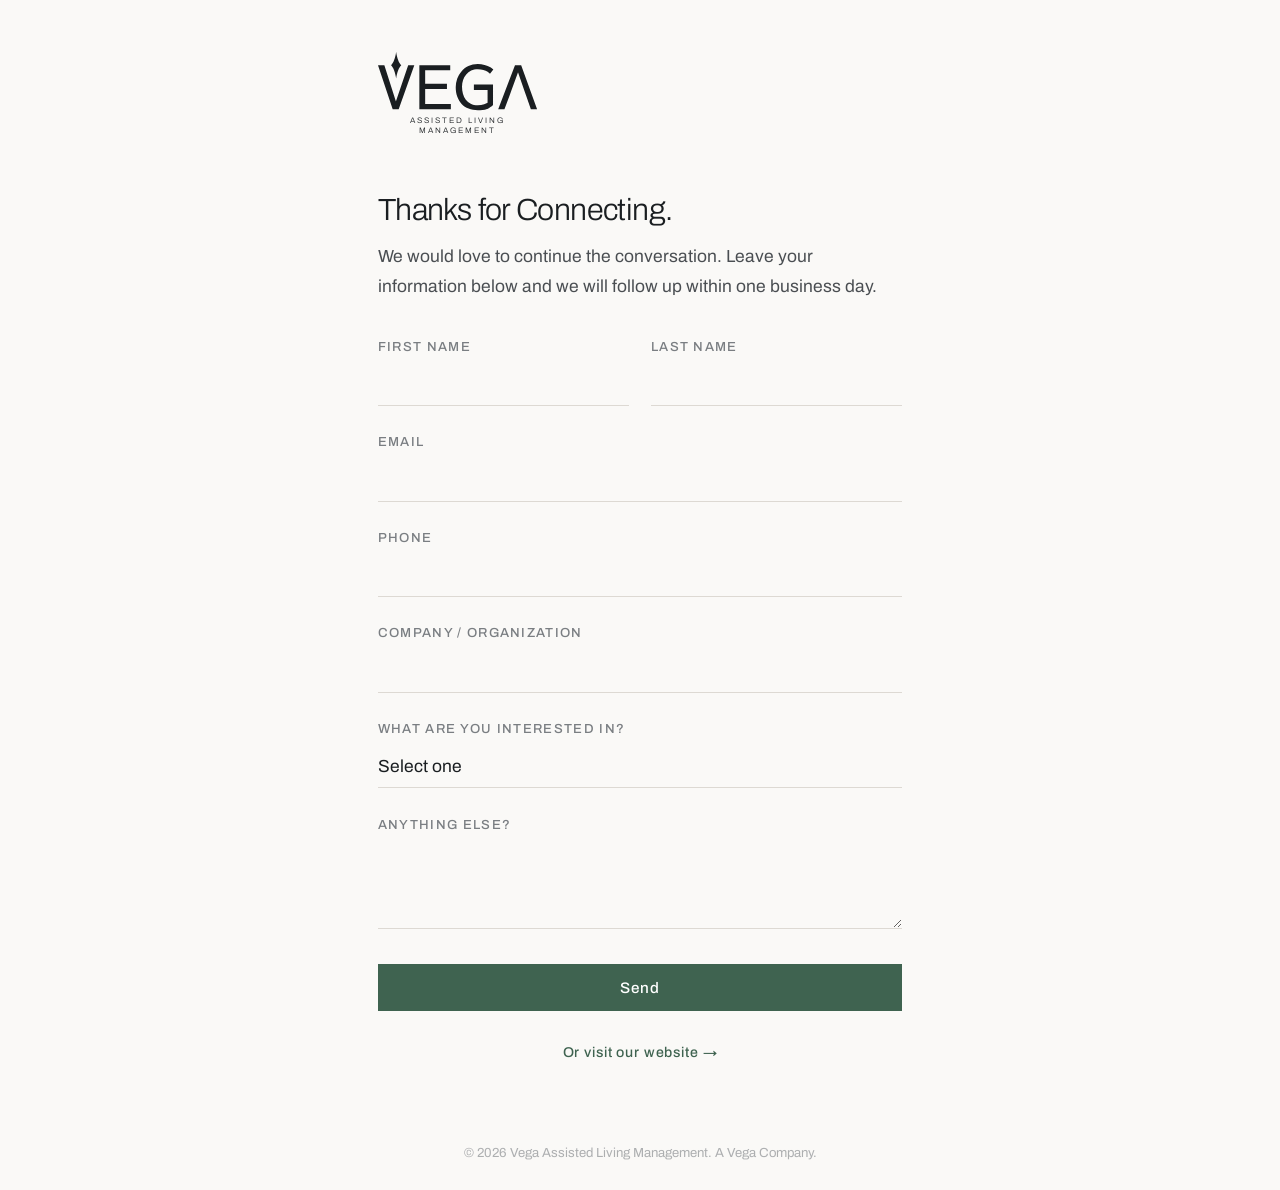
<file: connect/index.html>
<!DOCTYPE html>
<html lang="en">
<head>
<meta charset="UTF-8">
<meta name="viewport" content="width=device-width, initial-scale=1.0">
<title>Connect with Vega Assisted Living Management</title>
<link rel="icon" type="image/svg+xml" href="/favicon.svg">
<link rel="icon" type="image/png" sizes="32x32" href="/favicon-32.png">
<link rel="icon" type="image/png" sizes="16x16" href="/favicon-16.png">
<meta name="robots" content="noindex, nofollow">
<link rel="preconnect" href="https://fonts.googleapis.com">
<link rel="preconnect" href="https://fonts.gstatic.com" crossorigin>
<link href="https://fonts.googleapis.com/css2?family=Archivo:wght@300;400;500;600&display=swap" rel="stylesheet">
<style>
:root {
  --sage: #3f6350;
  --sage-hover: #345242;
  --sage-light: rgba(63, 99, 80, 0.06);
  --surface: #faf9f7;
  --surface-alt: #f0eeeb;
  --dark: #1a1e21;
  --body: #4a4e52;
  --subtle: #7a7e82;
  --border: #ddd9d3;
  --font: 'Archivo', -apple-system, 'Helvetica Neue', sans-serif;
}

*, *::before, *::after { margin: 0; padding: 0; box-sizing: border-box; }
html { font-size: clamp(16px, 0.35vw + 13px, 22px); }
body {
  font-family: var(--font);
  color: var(--body);
  background: var(--surface);
  line-height: 1.6;
  -webkit-font-smoothing: antialiased;
  min-height: 100vh;
  display: flex;
  flex-direction: column;
}
::selection { background: var(--sage); color: #fff; }
a { color: inherit; text-decoration: none; }
a:focus-visible, button:focus-visible, input:focus-visible, textarea:focus-visible, select:focus-visible {
  outline: 2px solid var(--sage);
  outline-offset: 2px;
}

.page {
  flex: 1;
  display: flex;
  flex-direction: column;
  align-items: center;
  justify-content: center;
  padding: 3rem 1.5rem;
}

.card {
  width: 100%;
  max-width: 30rem;
}

.logo-link {
  display: block;
  margin-bottom: 2.5rem;
}

.logo-svg {
  height: 5rem;
  width: auto;
  color: var(--dark);
}

.greeting {
  margin-bottom: 2rem;
}

.greeting__title {
  font-weight: 300;
  font-size: 1.75rem;
  line-height: 1.2;
  letter-spacing: -0.02em;
  color: var(--dark);
  margin-bottom: 0.75rem;
}

.greeting__body {
  font-size: 1rem;
  line-height: 1.7;
  color: var(--body);
}

.greeting__ref {
  display: inline-block;
  margin-top: 0.75rem;
  font-size: 0.75rem;
  font-weight: 500;
  letter-spacing: 0.12em;
  text-transform: uppercase;
  color: var(--sage);
  padding: 0.25rem 0.75rem;
  background: var(--sage-light);
  border: 1px solid rgba(63, 99, 80, 0.12);
}

.form-grid {
  display: flex;
  flex-direction: column;
  gap: 1.5rem;
}

.field { display: flex; flex-direction: column; }
.field label {
  font-size: 0.75rem;
  font-weight: 500;
  letter-spacing: 0.1em;
  text-transform: uppercase;
  color: var(--subtle);
  margin-bottom: 0.375rem;
}
.field input,
.field textarea,
.field select {
  font-family: var(--font);
  font-size: 1rem;
  padding: 0.625rem 0;
  border: none;
  border-bottom: 1px solid var(--border);
  background: transparent;
  color: var(--dark);
  border-radius: 0;
  -webkit-appearance: none;
  transition: border-color 0.2s;
}
.field input:focus,
.field textarea:focus,
.field select:focus {
  outline: none;
  border-bottom-color: var(--sage);
}
.field textarea { resize: vertical; min-height: 5rem; }
.field select { cursor: pointer; }

.row-2 {
  display: grid;
  grid-template-columns: 1fr 1fr;
  gap: 1.5rem 1.25rem;
}

.submit-area {
  padding-top: 0.5rem;
}

.btn {
  display: inline-block;
  font-family: var(--font);
  font-size: 0.875rem;
  font-weight: 500;
  letter-spacing: 0.06em;
  padding: 0.875rem 2.25rem;
  border: none;
  cursor: pointer;
  background: var(--sage);
  color: #fff;
  width: 100%;
  text-align: center;
  transition: background 0.2s;
}
.btn:hover { background: var(--sage-hover); }
.btn:disabled {
  opacity: 0.6;
  cursor: default;
}

.footer-line {
  padding: 1.5rem;
  text-align: center;
  font-size: 0.75rem;
  color: var(--subtle);
  opacity: 0.6;
}

.toast {
  position: fixed;
  bottom: 2rem;
  left: 50%;
  transform: translateX(-50%) translateY(1.5rem);
  background: var(--dark);
  color: #fff;
  padding: 0.875rem 2rem;
  font-size: 0.875rem;
  opacity: 0;
  pointer-events: none;
  transition: opacity 0.3s, transform 0.3s;
  z-index: 500;
}
.toast.show {
  opacity: 1;
  transform: translateX(-50%) translateY(0);
}

.success {
  text-align: center;
  padding: 3rem 0;
}
.success__icon {
  width: 3rem;
  height: 3rem;
  color: var(--sage);
  margin-bottom: 1.25rem;
}
.success__title {
  font-weight: 400;
  font-size: 1.375rem;
  color: var(--dark);
  margin-bottom: 0.75rem;
}
.success__body {
  font-size: 1rem;
  line-height: 1.7;
  color: var(--body);
}

.success__btn { margin-top: 1.75rem; }

.site-link {
  display: block;
  margin-top: 1.75rem;
  text-align: center;
  font-size: 0.8125rem;
  font-weight: 500;
  letter-spacing: 0.06em;
  color: var(--sage);
}
.site-link:hover { color: var(--sage-hover); text-decoration: underline; }

@media (max-width: 520px) {
  .page { padding: 2rem 1.25rem; }
  .greeting__title { font-size: 1.5rem; }
  .row-2 { grid-template-columns: 1fr; }
}
</style>
</head>
<body>

<div class="page">
  <div class="card">
    <a class="logo-link" href="/ALM/" aria-label="Vega Assisted Living Management">
      <svg class="logo-svg" viewBox="0 0 1602 880" role="img" aria-label="Vega Assisted Living Management">
        <polygon fill="currentColor" points="474.94 371.81 694.38 371.81 694.38 320.83 474.94 320.83 474.94 184.06 727.34 184.06 727.34 133.09 416.51 133.09 416.51 575.71 733.55 575.71 733.55 524.74 474.94 524.74 474.94 371.81"/>
        <path fill="currentColor" d="M1441.79,133.12h-62.16l-169.15,442.55h62.82l51.03-135.47,18-51.03,67.08-183.39h1.3l63.46,183.39,18,51.03,47.27,135.47h62.69l-160.34-442.55Z"/>
        <path fill="currentColor" d="M0,133.09h64.04l115.63,361.8h1.24l123.09-361.8h61.54l-157.28,442.62h-60.3L0,133.09Z"/>
        <path fill="currentColor" d="M182.77,0c-8.8,61.66-27.56,110.27-51.34,133.09,23.79,22.82,42.54,71.43,51.34,133.09,8.8-61.66,27.56-110.27,51.34-133.09-23.79-22.82-42.54-71.43-51.34-133.09Z"/>
        <path fill="currentColor" d="M965.68,381.82h137.75v129.49c-10.38,6.49-21.85,11.63-34.51,15.59-19.29,6.09-40.54,9.07-63.72,9.07-27.33,0-51.03-5.05-71.23-15.28-20.07-10.1-36.65-23.7-49.73-40.67-12.95-16.97-22.66-36.78-28.88-59.06-6.22-22.41-9.33-45.85-9.33-70.33s3.63-46.11,10.88-67.74c7.25-21.5,17.74-40.41,31.47-56.6,13.6-16.19,30.3-29.01,49.99-38.85,19.69-9.71,41.96-14.63,66.82-14.63,21.12,0,39.89,2.46,56.21,7.25,16.45,4.79,30.56,11.27,42.61,19.56,8.28,5.7,16.7,12.56,23.96,20.08l33.41-43.52c-9.45-8.81-21.11-16.84-29.14-21.76-18-11.01-37.68-18.52-59.31-24.09-21.5-5.7-44.17-8.42-67.74-8.42-35.62,0-67.22,6.73-94.8,20.2-27.58,13.47-50.9,31.21-69.94,53.1-19.04,22.02-33.42,46.88-43.13,74.6-9.84,27.84-14.63,55.95-14.63,84.57,0,34.45,5.05,65.92,15.15,94.54,10.23,28.49,24.87,53.1,44.17,73.56,19.29,20.59,42.74,36.39,70.2,47.66,27.58,11.14,58.54,16.71,92.99,16.71,31.09,0,65.15-2.59,92.73-12.95,2.48-.88,5.08-1.96,7.76-3.17h0c.16-.07.32-.14.48-.22.19-.09.38-.17.58-.26,16.42-7.43,35.61-19.49,51.54-35.86v-207.45h-192.61v54.86Z"/>
        <text fill="currentColor" font-family="Archivo, sans-serif" font-weight="300" font-size="80" letter-spacing="20" text-anchor="middle" x="801" y="710">ASSISTED LIVING</text>
        <text fill="currentColor" font-family="Archivo, sans-serif" font-weight="300" font-size="80" letter-spacing="20" text-anchor="middle" x="801" y="820">MANAGEMENT</text>
      </svg>
    </a>

    <div class="greeting">
      <h1 class="greeting__title" id="greetingTitle">Thanks for Connecting.</h1>
      <p class="greeting__body">We would love to continue the conversation. Leave your information below and we will follow up within one business day.</p>
      <div class="greeting__ref" id="refBadge" style="display:none"></div>
    </div>

    <form class="form-grid" id="connectForm" onsubmit="handleSubmit(event)">
      <input type="hidden" id="refSource" name="ref" value="">
      <input type="hidden" id="refPerson" name="referred_by" value="">
      <div class="row-2">
        <div class="field">
          <label for="firstName">First Name</label>
          <input type="text" id="firstName" name="first_name" required>
        </div>
        <div class="field">
          <label for="lastName">Last Name</label>
          <input type="text" id="lastName" name="last_name" required>
        </div>
      </div>
      <div class="field">
        <label for="email">Email</label>
        <input type="email" id="email" name="email" required>
      </div>
      <div class="field">
        <label for="phone">Phone</label>
        <input type="tel" id="phone" name="phone">
      </div>
      <div class="field">
        <label for="company">Company / Organization</label>
        <input type="text" id="company" name="company">
      </div>
      <div class="field">
        <label for="interest">What Are You Interested In?</label>
        <select id="interest" name="interest">
          <option value="" disabled selected>Select one</option>
          <option value="management-services">Management Services</option>
          <option value="partnership">Partnership Opportunities</option>
          <option value="development">Development / New Projects</option>
          <option value="investment">Investment</option>
          <option value="general">General Inquiry</option>
        </select>
      </div>
      <div class="field">
        <label for="message">Anything Else?</label>
        <textarea id="message" name="message" rows="3"></textarea>
      </div>
      <div class="submit-area">
        <button type="submit" class="btn" id="submitBtn">Send</button>
      </div>
    </form>

    <div class="success" id="successMsg" style="display:none">
      <svg class="success__icon" viewBox="0 0 24 24" fill="none" stroke="currentColor" stroke-width="1.5" stroke-linecap="round" stroke-linejoin="round"><path d="M22 11.08V12a10 10 0 1 1-5.93-9.14"/><polyline points="22 4 12 14.01 9 11.01"/></svg>
      <h2 class="success__title">We Got It.</h2>
      <p class="success__body">Thanks for reaching out. Someone from our team will follow up within one business day.</p>
      <a class="btn success__btn" href="/ALM/">Explore Vega Assisted Living</a>
    </div>

    <a class="site-link" id="siteLink" href="/ALM/">Or visit our website &rarr;</a>
  </div>
</div>

<div class="footer-line">&copy; 2026 Vega Assisted Living Management. A Vega Company.</div>

<div class="toast" id="toast" role="status" aria-live="polite"></div>

<script>
(function() {
  'use strict';

  var params = new URLSearchParams(window.location.search);
  var ref = params.get('ref') || '';
  var person = '';

  if (ref.indexOf('sayer') !== -1) {
    person = 'Sayer';
  } else if (ref.indexOf('wes') !== -1) {
    person = 'Wes';
  } else if (ref.indexOf('mary') !== -1) {
    person = 'Mary';
  } else if (ref.indexOf('bryce') !== -1) {
    person = 'Bryce';
  }

  document.getElementById('refSource').value = ref;
  document.getElementById('refPerson').value = person;

  if (person) {
    document.getElementById('greetingTitle').textContent =
      'Thanks for Connecting with ' + person + '.';
  }

  if (ref) {
    var badge = document.getElementById('refBadge');
    badge.style.display = 'inline-block';
    badge.textContent = 'Referred by ' + (person || ref);
  }

  var toastTimeout = null;
  function showToast(msg) {
    var t = document.getElementById('toast');
    t.textContent = msg;
    t.classList.add('show');
    if (toastTimeout) clearTimeout(toastTimeout);
    toastTimeout = setTimeout(function() { t.classList.remove('show'); }, 2600);
  }

  // Replace YOUR_SCRIPT_URL with the Google Apps Script web app URL
  var GOOGLE_SCRIPT_URL = 'https://script.google.com/a/macros/vegarei.com/s/AKfycbwVXoBjcByueFEXaQmNT5W1QTj9gqnZUhS7RyTd3TFIVAiahaLwaQ1rH0ncBCDV8kSk/exec';

  window.handleSubmit = function(e) {
    e.preventDefault();
    var btn = document.getElementById('submitBtn');
    btn.textContent = 'Sending…';
    btn.disabled = true;

    var form = document.getElementById('connectForm');
    var data = {
      first_name: form.first_name.value,
      last_name: form.last_name.value,
      email: form.email.value,
      phone: form.phone.value,
      company: form.company.value,
      interest: form.interest.value,
      message: form.message.value,
      referred_by: form.referred_by.value,
      ref: form.ref.value
    };

    fetch(GOOGLE_SCRIPT_URL, {
      method: 'POST',
      mode: 'no-cors',
      headers: { 'Content-Type': 'application/json' },
      body: JSON.stringify(data)
    })
    .then(function() {
      form.style.display = 'none';
      document.getElementById('siteLink').style.display = 'none';
      document.getElementById('successMsg').style.display = 'block';
      showToast('Your information has been received.');
    })
    .catch(function() {
      showToast('Something went wrong. Please try again.');
      btn.textContent = 'Send';
      btn.disabled = false;
    });
  };
})();
</script>

</body>
</html>
</file>
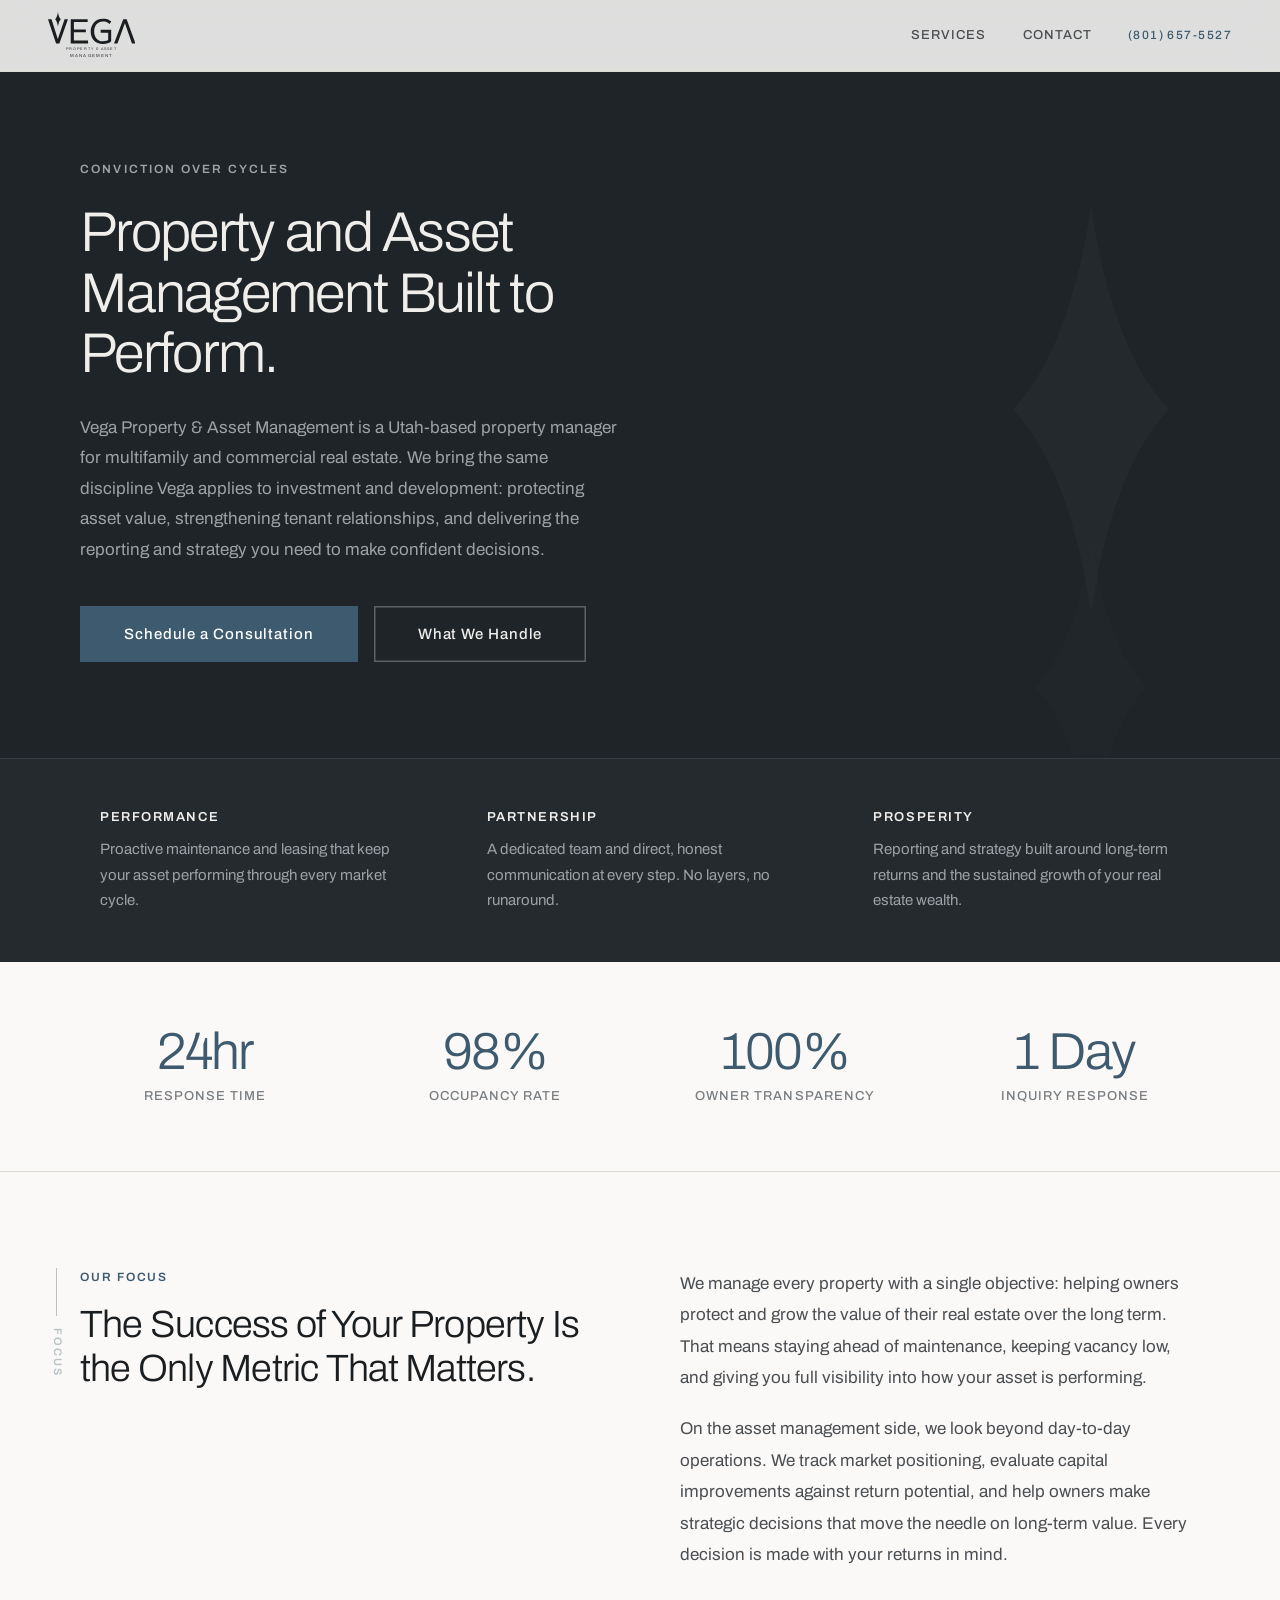
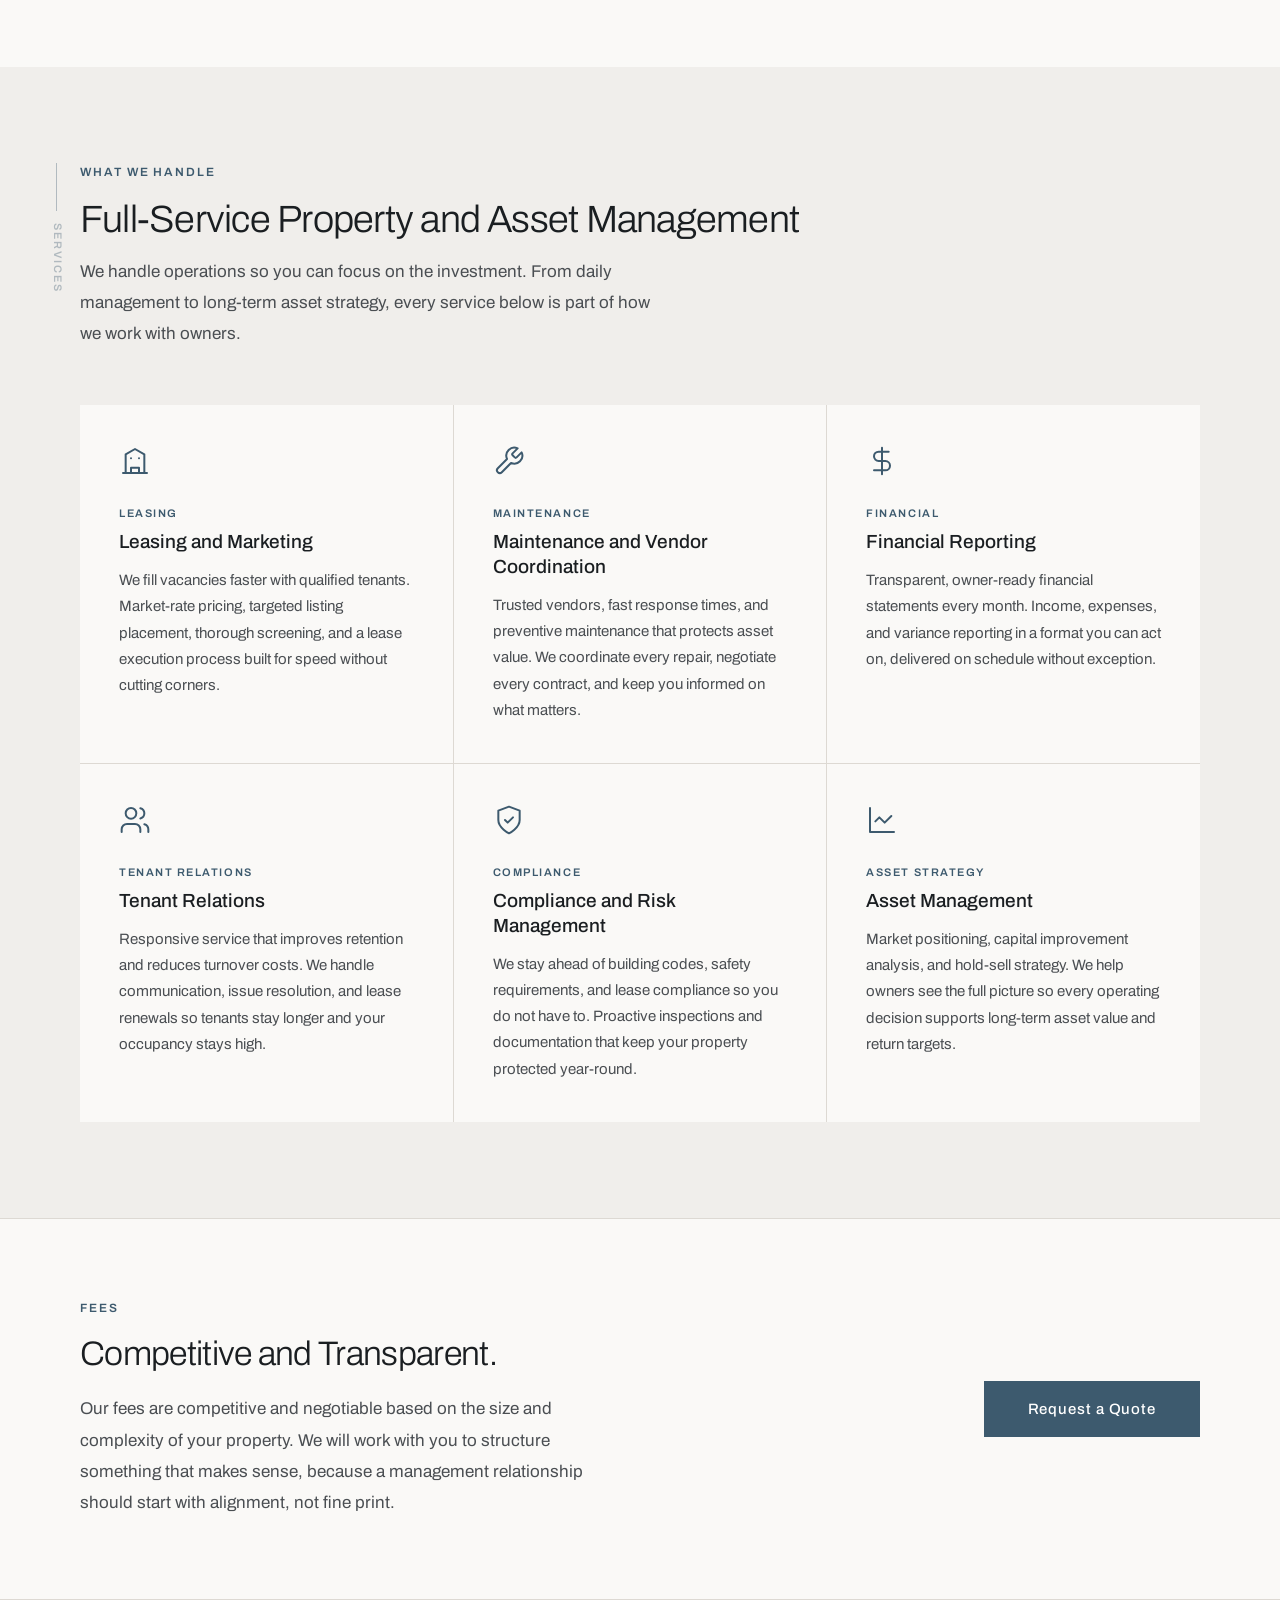
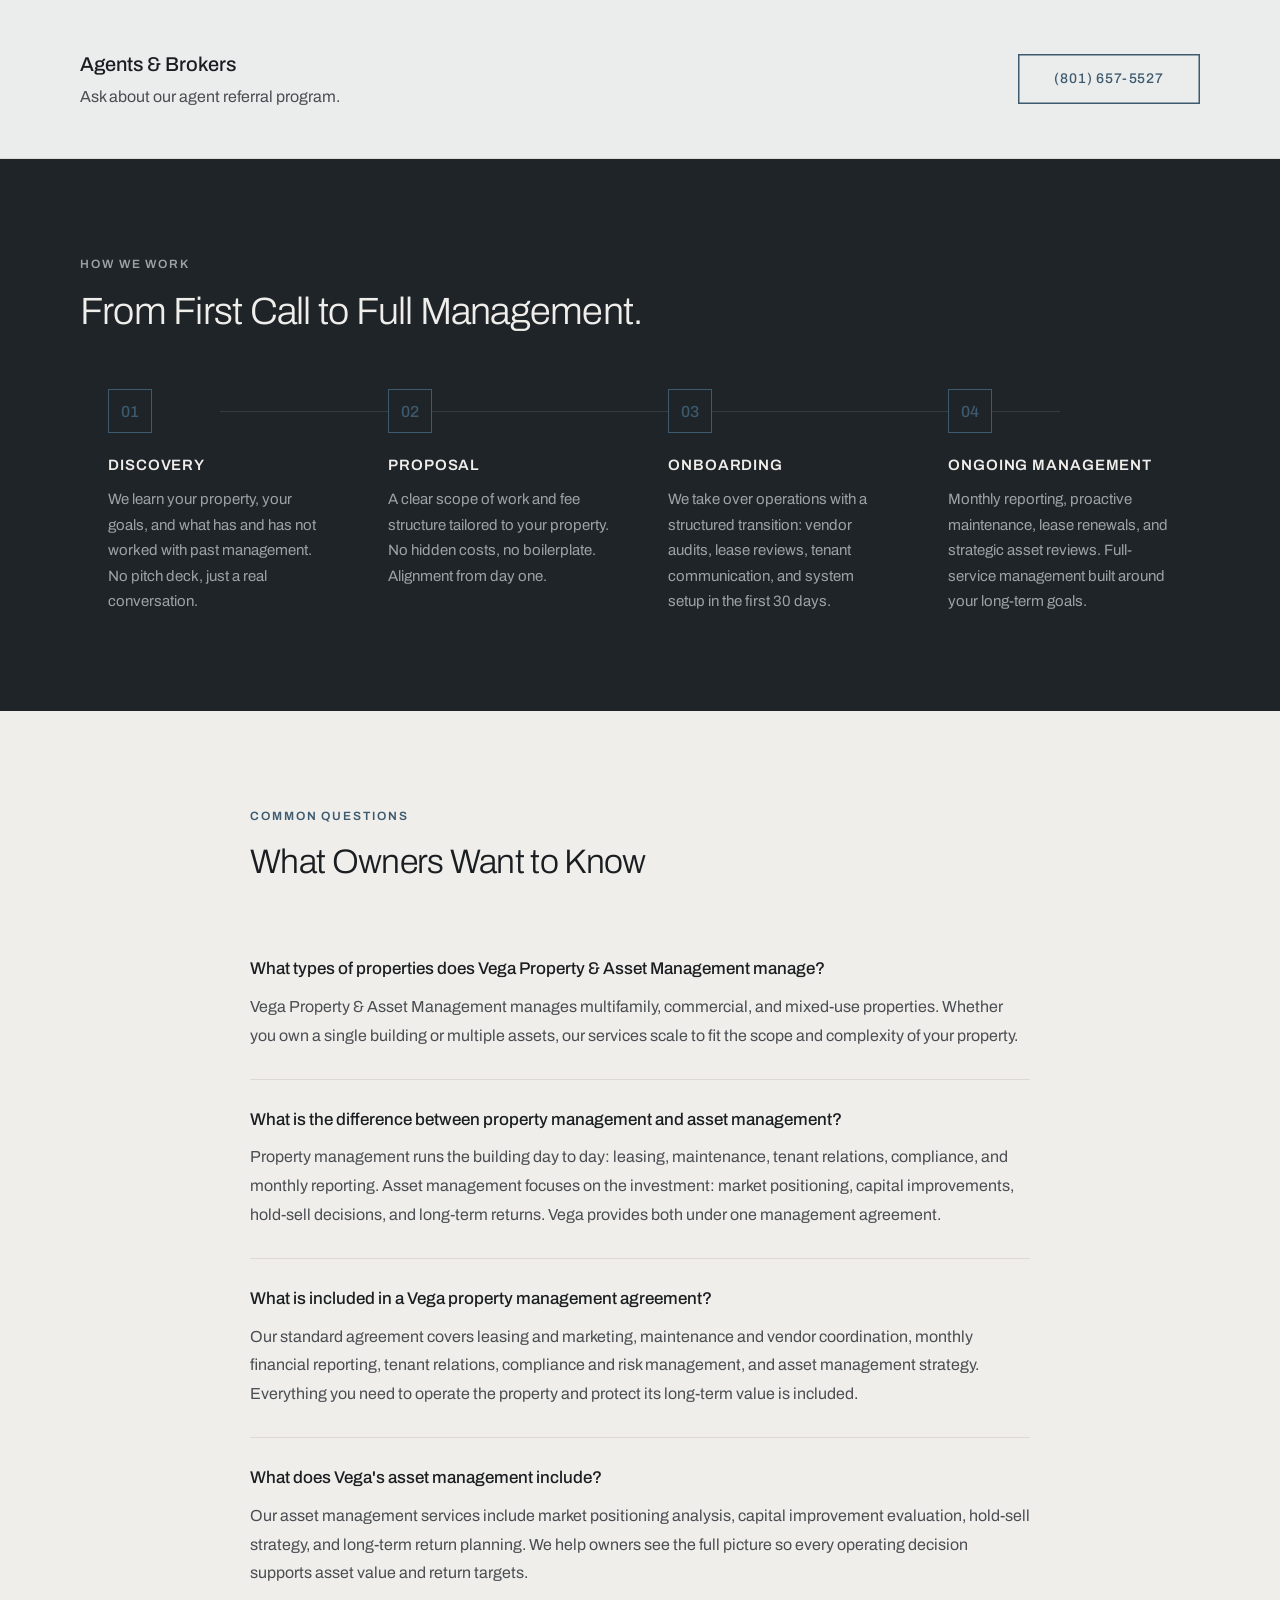
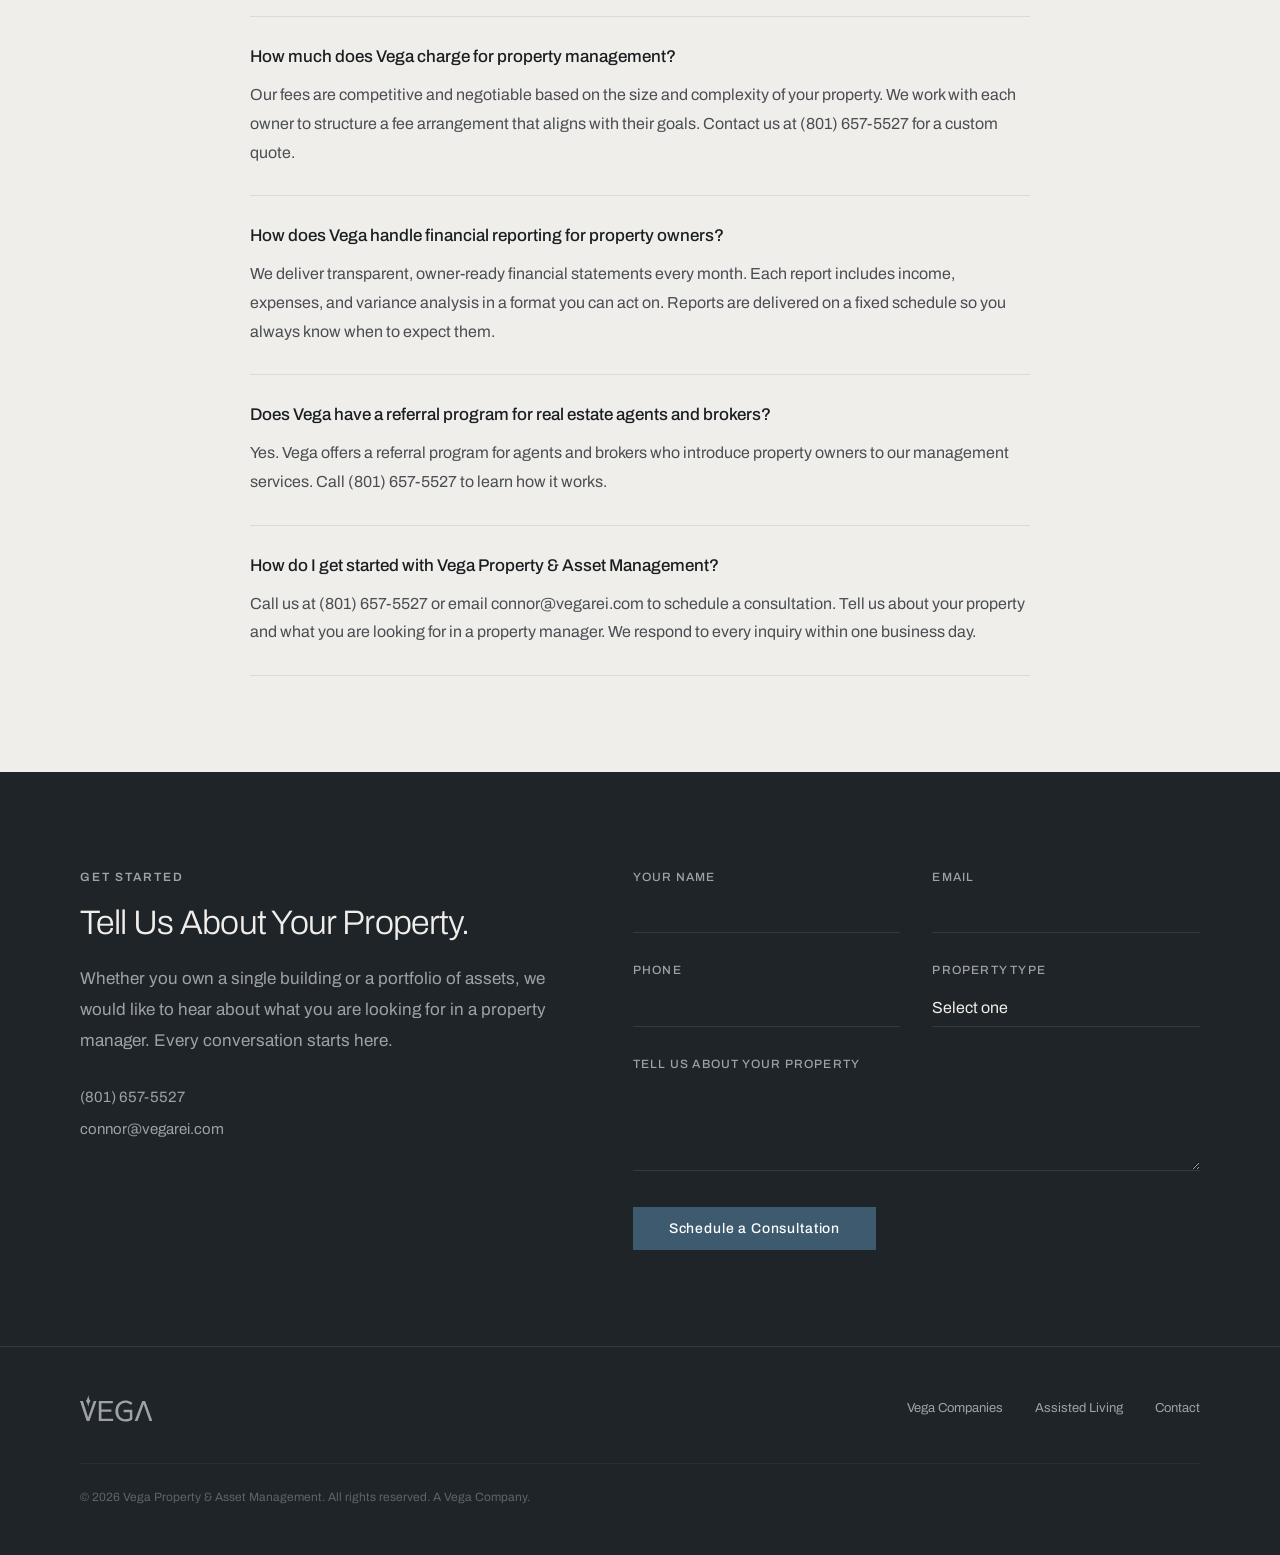
<file: property-management/index.html>
<!DOCTYPE html>
<html lang="en">
<head>
<meta charset="UTF-8">
<meta name="viewport" content="width=device-width, initial-scale=1.0">
<title>Vega Property &amp; Asset Management | Multifamily &amp; Commercial Property Management in Utah</title>
<link rel="icon" type="image/svg+xml" href="/favicon.svg">
<link rel="icon" type="image/png" sizes="32x32" href="/favicon-32.png">
<link rel="icon" type="image/png" sizes="16x16" href="/favicon-16.png">
<link rel="canonical" href="https://www.vegarei.com/property-management/">
<meta name="description" content="Utah-based property and asset management for multifamily and commercial real estate. Leasing, maintenance, monthly reporting, and hold-sell strategy. Schedule a consultation.">
<meta name="keywords" content="property management, asset management, multifamily property management, commercial property management, property and asset management, capital improvement analysis, hold sell strategy, tenant relations, leasing services, maintenance coordination, financial reporting, property management Utah">
<meta name="robots" content="index, follow">

<!-- Open Graph -->
<meta property="og:type" content="website">
<meta property="og:title" content="Vega Property & Asset Management | Full-Service Property & Asset Management">
<meta property="og:description" content="Hands-on property and asset management for multifamily and commercial real estate. Leasing, maintenance, financial reporting, tenant relations, compliance, and strategic asset management.">
<meta property="og:url" content="https://www.vegarei.com/property-management/">
<meta property="og:site_name" content="Vega Property & Asset Management">
<meta property="og:locale" content="en_US">

<!-- Twitter Card -->
<meta name="twitter:card" content="summary">
<meta name="twitter:title" content="Vega Property & Asset Management | Full-Service Property & Asset Management">
<meta name="twitter:description" content="Hands-on property and asset management for multifamily and commercial real estate. Leasing, maintenance, reporting, compliance, and strategic asset management.">

<!-- Geo -->
<meta name="geo.region" content="US-UT">

<!-- Structured Data: Organization + Service -->
<script type="application/ld+json">
{
  "@context": "https://schema.org",
  "@type": "ProfessionalService",
  "name": "Vega Property & Asset Management",
  "description": "Full-service property and asset management for multifamily and commercial real estate. Vega Property & Asset Management provides leasing, maintenance coordination, financial reporting, tenant relations, compliance management, and strategic asset management.",
  "url": "https://www.vegarei.com/property-management/",
  "telephone": "+1-801-657-5527",
  "email": "connor@vegarei.com",
  "parentOrganization": {
    "@type": "Organization",
    "name": "Vega Companies",
    "url": "https://www.vegarei.com/"
  },
  "address": {
    "@type": "PostalAddress",
    "addressRegion": "UT",
    "addressCountry": "US"
  },
  "areaServed": {
    "@type": "Country",
    "name": "United States"
  },
  "serviceType": [
    "Property Management",
    "Asset Management",
    "Multifamily Property Management",
    "Commercial Property Management",
    "Leasing and Marketing",
    "Maintenance Coordination",
    "Financial Reporting",
    "Tenant Relations",
    "Compliance Management",
    "Capital Improvement Analysis",
    "Hold-Sell Strategy"
  ],
  "hasOfferCatalog": {
    "@type": "OfferCatalog",
    "name": "Property Management Services",
    "itemListElement": [
      {
        "@type": "Offer",
        "itemOffered": {
          "@type": "Service",
          "name": "Leasing and Marketing",
          "description": "Vacancy filling with qualified tenants through market-rate pricing, targeted listing placement, thorough screening, and fast lease execution."
        }
      },
      {
        "@type": "Offer",
        "itemOffered": {
          "@type": "Service",
          "name": "Maintenance and Vendor Coordination",
          "description": "Trusted vendors, fast response times, and preventive maintenance that protects asset value."
        }
      },
      {
        "@type": "Offer",
        "itemOffered": {
          "@type": "Service",
          "name": "Financial Reporting",
          "description": "Transparent, owner-ready financial statements delivered monthly with income, expenses, and variance reporting."
        }
      },
      {
        "@type": "Offer",
        "itemOffered": {
          "@type": "Service",
          "name": "Tenant Relations",
          "description": "Responsive service that improves retention and reduces turnover costs through communication, issue resolution, and lease renewals."
        }
      },
      {
        "@type": "Offer",
        "itemOffered": {
          "@type": "Service",
          "name": "Compliance and Risk Management",
          "description": "Proactive management of building codes, safety requirements, and lease compliance with regular inspections and documentation."
        }
      },
      {
        "@type": "Offer",
        "itemOffered": {
          "@type": "Service",
          "name": "Asset Management",
          "description": "Market positioning analysis, capital improvement evaluation, hold-sell strategy, and long-term return planning to support asset value and owner return targets."
        }
      }
    ]
  }
}
</script>

<!-- Structured Data: FAQ (AEO) -->
<script type="application/ld+json">
{
  "@context": "https://schema.org",
  "@type": "FAQPage",
  "mainEntity": [
    {
      "@type": "Question",
      "name": "What types of properties does Vega Property & Asset Management manage?",
      "acceptedAnswer": {
        "@type": "Answer",
        "text": "Vega Property & Asset Management manages multifamily, commercial, and mixed-use properties. Whether you own a single building or multiple assets, our services scale to fit the scope and complexity of your property."
      }
    },
    {
      "@type": "Question",
      "name": "What is the difference between property management and asset management?",
      "acceptedAnswer": {
        "@type": "Answer",
        "text": "Property management runs the building day to day: leasing, maintenance, tenant relations, compliance, and monthly reporting. Asset management focuses on the investment: market positioning, capital improvements, hold-sell decisions, and long-term returns. Vega provides both under one management agreement."
      }
    },
    {
      "@type": "Question",
      "name": "What is included in a Vega property management agreement?",
      "acceptedAnswer": {
        "@type": "Answer",
        "text": "Our standard agreement covers leasing and marketing, maintenance and vendor coordination, monthly financial reporting, tenant relations, compliance and risk management, and asset management strategy. Everything you need to operate the property and protect its long-term value is included."
      }
    },
    {
      "@type": "Question",
      "name": "What does Vega's asset management include?",
      "acceptedAnswer": {
        "@type": "Answer",
        "text": "Our asset management services include market positioning analysis, capital improvement evaluation, hold-sell strategy, and long-term return planning. We help owners see the full picture so every operating decision supports asset value and return targets."
      }
    },
    {
      "@type": "Question",
      "name": "How much does Vega charge for property management?",
      "acceptedAnswer": {
        "@type": "Answer",
        "text": "Our fees are competitive and negotiable based on the size and complexity of your property. We work with each owner to structure a fee arrangement that aligns with their goals. Contact us at (801) 657-5527 for a custom quote."
      }
    },
    {
      "@type": "Question",
      "name": "How does Vega handle financial reporting for property owners?",
      "acceptedAnswer": {
        "@type": "Answer",
        "text": "We deliver transparent, owner-ready financial statements every month. Each report includes income, expenses, and variance analysis in a format you can act on. Reports are delivered on a fixed schedule so you always know when to expect them."
      }
    },
    {
      "@type": "Question",
      "name": "Does Vega have a referral program for real estate agents and brokers?",
      "acceptedAnswer": {
        "@type": "Answer",
        "text": "Yes. Vega offers a referral program for agents and brokers who introduce property owners to our management services. Call (801) 657-5527 to learn how it works."
      }
    },
    {
      "@type": "Question",
      "name": "How do I get started with Vega Property & Asset Management?",
      "acceptedAnswer": {
        "@type": "Answer",
        "text": "Call us at (801) 657-5527 or email connor@vegarei.com to schedule a consultation. Tell us about your property and what you are looking for in a property manager. We respond to every inquiry within one business day."
      }
    }
  ]
}
</script>

<!-- Structured Data: BreadcrumbList -->
<script type="application/ld+json">
{
  "@context": "https://schema.org",
  "@type": "BreadcrumbList",
  "itemListElement": [
    {
      "@type": "ListItem",
      "position": 1,
      "name": "Vega Companies",
      "item": "https://www.vegarei.com/"
    },
    {
      "@type": "ListItem",
      "position": 2,
      "name": "Property Management",
      "item": "https://www.vegarei.com/property-management/"
    }
  ]
}
</script>

<link rel="preconnect" href="https://fonts.googleapis.com">
<link rel="preconnect" href="https://fonts.gstatic.com" crossorigin>
<link href="https://fonts.googleapis.com/css2?family=Archivo:wght@300;400;500;600&display=swap" rel="stylesheet">
<style>
/* ========================================
   DESIGN TOKENS
   ======================================== */
:root {
  --accent: #3d5a6e;
  --accent-hover: #2e4757;
  --accent-light: rgba(61, 90, 110, 0.08);

  --surface-base: #faf9f7;
  --surface-alt: #f0eeeb;
  --surface-dark: #1e2428;
  --surface-dark-alt: #252a2f;

  --text-heading: #1a1e21;
  --text-body: #4a4e52;
  --text-subtle: #7a7e82;
  --text-on-dark: #f0eeeb;
  --text-on-dark-subtle: #9ea2a6;

  --border: #ddd9d3;
  --border-dark: #333a40;

  --font-main: 'Archivo', -apple-system, 'Helvetica Neue', sans-serif;
  --container-max: 1120px;
  --gutter: 48px;
  --nav-height: 72px;

  --img-filter: saturate(0.94) contrast(0.97);
}

/* ========================================
   RESET
   ======================================== */
*, *::before, *::after { margin: 0; padding: 0; box-sizing: border-box; }
html { scroll-behavior: smooth; font-size: 16px; }
body {
  font-family: var(--font-main);
  color: var(--text-body);
  background: var(--surface-base);
  line-height: 1.6;
  -webkit-font-smoothing: antialiased;
  overflow-x: hidden;
}
::selection { background: var(--accent); color: #fff; }
a { color: inherit; text-decoration: none; }
a:focus-visible, button:focus-visible, input:focus-visible, textarea:focus-visible, select:focus-visible {
  outline: 2px solid var(--accent);
  outline-offset: 2px;
}
img { display: block; max-width: 100%; }

/* ========================================
   SKIP LINK
   ======================================== */
.skip-link {
  position: absolute;
  top: -100%;
  left: var(--gutter);
  background: var(--accent);
  color: #fff;
  padding: 12px 24px;
  font-size: 14px;
  z-index: 9999;
}
.skip-link:focus { top: 12px; }

/* ========================================
   TYPOGRAPHY
   ======================================== */
.eyebrow {
  font-size: 12px;
  font-weight: 600;
  letter-spacing: 0.16em;
  text-transform: uppercase;
  color: var(--accent);
  margin-bottom: 16px;
}

.eyebrow--light {
  color: var(--text-on-dark-subtle);
}

/* ========================================
   BUTTONS
   ======================================== */
.btn {
  display: inline-block;
  font-family: var(--font-main);
  font-size: 14px;
  font-weight: 500;
  letter-spacing: 0.06em;
  padding: 14px 36px;
  border: none;
  cursor: pointer;
  transition: background 0.2s, color 0.2s, border-color 0.2s;
  text-align: center;
}

.btn--solid {
  background: var(--accent);
  color: #fff;
}
.btn--solid:hover { background: var(--accent-hover); }

.btn--outline {
  background: transparent;
  color: var(--accent);
  box-shadow: inset 0 0 0 1.5px var(--accent);
}
.btn--outline:hover {
  background: var(--accent);
  color: #fff;
}

.btn--outline-light {
  background: transparent;
  color: var(--text-on-dark);
  box-shadow: inset 0 0 0 1.5px rgba(240, 238, 235, 0.3);
}
.btn--outline-light:hover {
  background: rgba(240, 238, 235, 0.1);
}

.btn--lg { padding: 16px 44px; font-size: 15px; }

/* ========================================
   NAV
   ======================================== */
.nav {
  position: fixed;
  top: 0;
  left: 0;
  right: 0;
  z-index: 100;
  height: var(--nav-height);
  display: flex;
  align-items: center;
  justify-content: space-between;
  padding: 0 var(--gutter);
  background: rgba(250, 249, 247, 0.88);
  backdrop-filter: blur(16px);
  -webkit-backdrop-filter: blur(16px);
  border-bottom: 1px solid var(--border);
  transition: background 0.3s, border-color 0.3s;
}

.nav[data-theme="dark"] {
  background: rgba(30, 36, 40, 0.92);
  border-bottom-color: var(--border-dark);
}

.nav__logo-link {
  display: flex;
  align-items: center;
  flex-shrink: 0;
}

.nav__logo-svg {
  height: 48px;
  width: auto;
  color: var(--text-heading);
  transition: color 0.3s;
}

.nav[data-theme="dark"] .nav__logo-svg {
  color: var(--text-on-dark);
}

.nav__links {
  display: flex;
  align-items: center;
  gap: 36px;
}

.nav__link {
  font-size: 13px;
  font-weight: 500;
  letter-spacing: 0.08em;
  text-transform: uppercase;
  color: var(--text-body);
  transition: color 0.2s;
}
.nav__link:hover { color: var(--accent); }

.nav[data-theme="dark"] .nav__link {
  color: var(--text-on-dark-subtle);
}
.nav[data-theme="dark"] .nav__link:hover {
  color: var(--text-on-dark);
}

.nav__phone {
  font-size: 12px;
  font-weight: 500;
  letter-spacing: 0.12em;
  color: var(--accent);
  white-space: nowrap;
}

.nav[data-theme="dark"] .nav__phone {
  color: rgba(240, 238, 235, 0.6);
}

/* Hamburger */
.nav__hamburger {
  display: none;
  background: none;
  border: none;
  cursor: pointer;
  width: 28px;
  height: 20px;
  position: relative;
  z-index: 200;
}
.nav__hamburger span {
  display: block;
  width: 100%;
  height: 1.5px;
  background: var(--text-heading);
  position: absolute;
  left: 0;
  transition: transform 0.3s, opacity 0.3s;
}
.nav[data-theme="dark"] .nav__hamburger span { background: var(--text-on-dark); }
.nav__hamburger span:nth-child(1) { top: 0; }
.nav__hamburger span:nth-child(2) { top: 50%; transform: translateY(-50%); }
.nav__hamburger span:nth-child(3) { bottom: 0; }
.nav__hamburger.open span:nth-child(1) { top: 50%; transform: translateY(-50%) rotate(45deg); }
.nav__hamburger.open span:nth-child(2) { opacity: 0; }
.nav__hamburger.open span:nth-child(3) { bottom: 50%; transform: translateY(50%) rotate(-45deg); }

/* Drawer */
.nav__drawer {
  display: none;
  position: fixed;
  top: var(--nav-height);
  left: 0;
  right: 0;
  bottom: 0;
  background: var(--surface-base);
  z-index: 90;
  padding: 40px var(--gutter);
  flex-direction: column;
  gap: 28px;
}
.nav__drawer.open { display: flex; }
.nav__drawer-link {
  font-size: 22px;
  font-weight: 300;
  color: var(--text-heading);
}

/* ========================================
   FORM FIELDS
   ======================================== */
.field { display: flex; flex-direction: column; }
.field label {
  font-size: 12px;
  font-weight: 500;
  letter-spacing: 0.1em;
  text-transform: uppercase;
  color: var(--text-subtle);
  margin-bottom: 8px;
}
.field input,
.field textarea,
.field select {
  font-family: var(--font-main);
  font-size: 16px;
  padding: 10px 0;
  border: none;
  border-bottom: 1px solid var(--border);
  background: transparent;
  color: var(--text-heading);
  border-radius: 0;
  -webkit-appearance: none;
  transition: border-color 0.2s;
}
.field input:focus,
.field textarea:focus,
.field select:focus {
  outline: none;
  border-bottom-color: var(--accent);
}
.field textarea { resize: vertical; min-height: 60px; }
.field select { cursor: pointer; }
.field--full { grid-column: 1 / -1; }

/* Dark field variant */
.field--dark label { color: var(--text-on-dark-subtle); }
.field--dark input,
.field--dark textarea,
.field--dark select {
  border-bottom-color: var(--border-dark);
  color: var(--text-on-dark);
}

/* ========================================
   PHOTO SLOT
   ======================================== */
.photo-slot img {
  width: 100%;
  height: 100%;
  object-fit: cover;
  filter: var(--img-filter);
}

/* ========================================
   HERO
   ======================================== */
.hero {
  padding: 160px var(--gutter) 96px;
  background: var(--surface-dark);
  color: var(--text-on-dark);
  min-height: 70vh;
  display: flex;
  align-items: flex-end;
}

.hero__inner {
  max-width: var(--container-max);
  margin: 0 auto;
  width: 100%;
}

.hero__tag {
  font-size: 12px;
  font-weight: 600;
  letter-spacing: 0.18em;
  text-transform: uppercase;
  color: var(--text-on-dark-subtle);
  margin-bottom: 24px;
}

.hero__title {
  font-weight: 300;
  font-size: 56px;
  line-height: 1.08;
  letter-spacing: -0.03em;
  color: var(--text-on-dark);
  max-width: 16ch;
  margin-bottom: 28px;
}

.hero__lede {
  font-size: 17px;
  line-height: 1.8;
  color: var(--text-on-dark-subtle);
  max-width: 54ch;
  margin-bottom: 40px;
}

.hero__actions {
  display: flex;
  gap: 16px;
  flex-wrap: wrap;
}

/* ========================================
   PILLARS BAND
   ======================================== */
.pillars {
  background: var(--surface-dark-alt);
  padding: 48px var(--gutter);
  border-top: 1px solid var(--border-dark);
}

.pillars__inner {
  max-width: var(--container-max);
  margin: 0 auto;
  display: grid;
  grid-template-columns: repeat(3, 1fr);
  gap: 40px;
}

.pillar {
  padding: 0 20px;
}

.pillar__name {
  font-size: 13px;
  font-weight: 600;
  letter-spacing: 0.12em;
  text-transform: uppercase;
  color: var(--text-on-dark);
  margin-bottom: 10px;
}

.pillar__desc {
  font-size: 15px;
  line-height: 1.7;
  color: var(--text-on-dark-subtle);
}

/* ========================================
   MISSION
   ======================================== */
.mission {
  padding: 96px var(--gutter);
  background: var(--surface-base);
}

.mission__inner {
  max-width: var(--container-max);
  margin: 0 auto;
  display: grid;
  grid-template-columns: 1fr 1fr;
  gap: 80px;
  align-items: start;
}

.mission__left h2 {
  font-weight: 300;
  font-size: 38px;
  line-height: 1.15;
  letter-spacing: -0.02em;
  color: var(--text-heading);
}

.mission__right p {
  font-size: 17px;
  line-height: 1.85;
  margin-bottom: 20px;
}
.mission__right p:last-child { margin-bottom: 0; }

/* ========================================
   SERVICES
   ======================================== */
.services {
  padding: 96px var(--gutter);
  background: var(--surface-alt);
}

.services__header {
  max-width: var(--container-max);
  margin: 0 auto 56px;
}

.services__title {
  font-weight: 300;
  font-size: 38px;
  line-height: 1.15;
  letter-spacing: -0.02em;
  color: var(--text-heading);
  margin-bottom: 16px;
}

.services__subtitle {
  font-size: 17px;
  line-height: 1.8;
  max-width: 58ch;
}

.services__grid {
  max-width: var(--container-max);
  margin: 0 auto;
  display: grid;
  grid-template-columns: repeat(3, 1fr);
  gap: 1px;
  background: var(--border);
}

.service-card {
  background: var(--surface-base);
  padding: 40px 36px;
}

.service-card__icon {
  width: 32px;
  height: 32px;
  color: var(--accent);
  margin-bottom: 20px;
}

.service-card__kicker {
  font-size: 11px;
  font-weight: 600;
  letter-spacing: 0.14em;
  text-transform: uppercase;
  color: var(--accent);
  margin-bottom: 8px;
}

.service-card__title {
  font-weight: 500;
  font-size: 19px;
  color: var(--text-heading);
  margin-bottom: 12px;
  line-height: 1.3;
}

.service-card__body {
  font-size: 15px;
  line-height: 1.75;
}

/* ========================================
   FEES
   ======================================== */
.fees {
  padding: 80px var(--gutter);
  background: var(--surface-base);
  border-top: 1px solid var(--border);
}

.fees__inner {
  max-width: var(--container-max);
  margin: 0 auto;
  display: grid;
  grid-template-columns: 1fr 1fr;
  gap: 80px;
  align-items: center;
}

.fees__left h2 {
  font-weight: 300;
  font-size: 34px;
  line-height: 1.15;
  letter-spacing: -0.02em;
  color: var(--text-heading);
  margin-bottom: 20px;
}

.fees__left p {
  font-size: 17px;
  line-height: 1.85;
}

.fees__right {
  display: flex;
  justify-content: flex-end;
}

/* ========================================
   CONTACT
   ======================================== */
.contact {
  padding: 96px var(--gutter);
  background: var(--surface-dark);
  color: var(--text-on-dark);
}

.contact__grid {
  max-width: var(--container-max);
  margin: 0 auto;
  display: grid;
  grid-template-columns: 1fr 1.2fr;
  gap: 80px;
}

.contact__info h2 {
  font-weight: 300;
  font-size: 34px;
  line-height: 1.15;
  letter-spacing: -0.02em;
  color: var(--text-on-dark);
  margin-bottom: 20px;
}

.contact__info p {
  font-size: 17px;
  line-height: 1.85;
  color: var(--text-on-dark-subtle);
  margin-bottom: 28px;
}

.contact__link {
  display: block;
  font-size: 15px;
  color: var(--text-on-dark-subtle);
  margin-bottom: 8px;
  transition: color 0.2s;
}
.contact__link:hover { color: var(--text-on-dark); }

.contact__form-grid {
  display: grid;
  grid-template-columns: 1fr 1fr;
  gap: 28px 32px;
}

.contact__submit {
  grid-column: 1 / -1;
  padding-top: 8px;
}

/* ========================================
   FOOTER
   ======================================== */
.footer {
  background: var(--surface-dark);
  border-top: 1px solid var(--border-dark);
  padding: 48px var(--gutter);
  color: var(--text-on-dark-subtle);
}

.footer__inner {
  max-width: var(--container-max);
  margin: 0 auto;
  display: flex;
  justify-content: space-between;
  align-items: center;
  flex-wrap: wrap;
  gap: 24px;
}

.footer__logo-svg {
  height: 28px;
  color: var(--text-on-dark-subtle);
}

.footer__links {
  display: flex;
  gap: 32px;
}

.footer__links a {
  font-size: 13px;
  transition: color 0.2s;
}
.footer__links a:hover { color: var(--text-on-dark); }

.footer__fine {
  width: 100%;
  font-size: 12px;
  color: var(--text-on-dark-subtle);
  opacity: 0.5;
  margin-top: 16px;
  padding-top: 24px;
  border-top: 1px solid var(--border-dark);
}

/* ========================================
   TOAST
   ======================================== */
.toast {
  position: fixed;
  bottom: 32px;
  left: 50%;
  transform: translateX(-50%) translateY(24px);
  background: var(--surface-dark);
  color: var(--text-on-dark);
  padding: 14px 32px;
  font-size: 14px;
  opacity: 0;
  pointer-events: none;
  transition: opacity 0.3s, transform 0.3s;
  z-index: 500;
  border: 1px solid var(--border-dark);
}
.toast.show {
  opacity: 1;
  transform: translateX(-50%) translateY(0);
}

/* ========================================
   RESPONSIVE: TABLET
   ======================================== */
@media (max-width: 1024px) {
  :root { --gutter: 32px; }

  .nav__links { gap: 24px; }
  .hero__title { font-size: 46px; }

  .mission__inner,
  .fees__inner,
  .contact__grid {
    grid-template-columns: 1fr;
    gap: 48px;
  }

  .services__grid {
    grid-template-columns: repeat(2, 1fr);
  }

  .stats__inner {
    grid-template-columns: repeat(2, 1fr);
    gap: 32px;
  }

  .process__steps {
    grid-template-columns: repeat(2, 1fr);
    gap: 40px 0;
  }

  .accent-label { display: none; }

  .fees__right { justify-content: flex-start; }
}

/* ========================================
   RESPONSIVE: MOBILE
   ======================================== */
@media (max-width: 768px) {
  .nav__links { display: none; }
  .nav__hamburger { display: block; }

  .hero__title { font-size: 38px; }
  .hero__comet { width: 55vw; opacity: 0.035; }

  .pillars__inner {
    grid-template-columns: 1fr;
    gap: 32px;
  }

  .pillar {
    padding: 0;
    padding-bottom: 24px;
    border-bottom: 1px solid var(--border-dark);
  }
  .pillar:last-child { border-bottom: none; padding-bottom: 0; }

  .services__grid {
    grid-template-columns: 1fr;
  }

  .stat__number { font-size: 40px; }

  .process__steps {
    grid-template-columns: 1fr;
    gap: 36px;
  }
  .process__step::before { display: none; }

  .contact__form-grid {
    grid-template-columns: 1fr;
  }

  .footer__inner {
    flex-direction: column;
    align-items: flex-start;
  }

  .footer__links {
    flex-direction: column;
    gap: 16px;
  }
}

/* ========================================
   RESPONSIVE: SMALL MOBILE
   ======================================== */
@media (max-width: 480px) {
  :root { --gutter: 16px; }

  .nav__logo-svg { height: 36px; }
  .nav__phone { font-size: 10px; }

  .hero { padding-top: 120px; padding-bottom: 64px; }
  .hero__title { font-size: 30px; }
  .hero__lede { font-size: 15px; }

  .hero__actions {
    flex-direction: column;
  }
  .hero__actions .btn {
    width: 100%;
    text-align: center;
  }

  .mission__left h2,
  .services__title,
  .fees__left h2,
  .faq__title,
  .contact__info h2,
  .process__title {
    font-size: 28px;
  }

  .stats__inner {
    grid-template-columns: repeat(2, 1fr);
    gap: 24px;
  }
  .stat__number { font-size: 34px; }

  .process__step { padding: 0; }
}

/* ========================================
   AGENT REFERRAL BAND
   ======================================== */
.referral {
  padding: 48px var(--gutter);
  background: var(--accent-light);
  border-top: 1px solid var(--border);
  border-bottom: 1px solid var(--border);
}
.referral__inner {
  max-width: var(--container-max);
  margin: 0 auto;
  display: flex;
  align-items: center;
  justify-content: space-between;
  gap: 32px;
}
.referral__title {
  font-weight: 500;
  font-size: 20px;
  color: var(--text-heading);
  margin-bottom: 4px;
}
.referral__body {
  font-size: 16px;
  line-height: 1.6;
  color: var(--text-body);
}
@media (max-width: 768px) {
  .referral__inner {
    flex-direction: column;
    text-align: center;
  }
}

/* ========================================
   HERO COMET MARK (background element)
   ======================================== */
.hero {
  position: relative;
  overflow: hidden;
}
.hero__comet {
  position: absolute;
  right: -4vw;
  bottom: -8vh;
  width: 38vw;
  max-width: 480px;
  height: auto;
  opacity: 0.045;
  pointer-events: none;
  z-index: 0;
}
.hero__inner {
  position: relative;
  z-index: 1;
}

/* ========================================
   STATS BAND
   ======================================== */
.stats {
  background: var(--surface-base);
  padding: 64px var(--gutter);
  border-bottom: 1px solid var(--border);
}
.stats__inner {
  max-width: var(--container-max);
  margin: 0 auto;
  display: grid;
  grid-template-columns: repeat(4, 1fr);
  gap: 40px;
  text-align: center;
}
.stat__number {
  font-weight: 300;
  font-size: 52px;
  line-height: 1;
  color: var(--accent);
  letter-spacing: -0.03em;
  margin-bottom: 8px;
}
.stat__label {
  font-size: 13px;
  font-weight: 500;
  letter-spacing: 0.08em;
  text-transform: uppercase;
  color: var(--text-subtle);
}

/* ========================================
   SCROLL REVEAL (IntersectionObserver)
   ======================================== */
.fade-up {
  opacity: 0;
  transform: translateY(32px);
  transition: opacity 0.7s cubic-bezier(0.22, 1, 0.36, 1),
              transform 0.7s cubic-bezier(0.22, 1, 0.36, 1);
}
.fade-up.visible {
  opacity: 1;
  transform: translateY(0);
}

/* ========================================
   SERVICE CARD HOVER
   ======================================== */
.service-card {
  transition: transform 0.3s, box-shadow 0.3s;
  border-left: 3px solid transparent;
}
.service-card:hover {
  transform: translateY(-4px);
  box-shadow: 0 12px 32px rgba(0,0,0,0.08);
  border-left-color: var(--accent);
}

/* ========================================
   PROCESS (How We Work)
   ======================================== */
.process {
  padding: 96px var(--gutter);
  background: var(--surface-dark);
  color: var(--text-on-dark);
}
.process__inner {
  max-width: var(--container-max);
  margin: 0 auto;
}
.process__title {
  font-weight: 300;
  font-size: 38px;
  line-height: 1.15;
  letter-spacing: -0.02em;
  color: var(--text-on-dark);
  margin-bottom: 56px;
}
.process__steps {
  display: grid;
  grid-template-columns: repeat(4, 1fr);
  gap: 0;
  position: relative;
}
.process__step {
  position: relative;
  padding: 0 28px;
}
.process__step::before {
  content: '';
  position: absolute;
  top: 22px;
  left: 0;
  right: 0;
  height: 1px;
  background: var(--border-dark);
}
.process__step:first-child::before { left: 50%; }
.process__step:last-child::before { right: 50%; }
.process__num {
  position: relative;
  display: inline-flex;
  align-items: center;
  justify-content: center;
  width: 44px;
  height: 44px;
  border: 1.5px solid var(--accent);
  font-size: 16px;
  font-weight: 500;
  color: var(--accent);
  margin-bottom: 20px;
  background: var(--surface-dark);
  z-index: 1;
}
.process__step-title {
  font-size: 15px;
  font-weight: 600;
  letter-spacing: 0.06em;
  text-transform: uppercase;
  color: var(--text-on-dark);
  margin-bottom: 10px;
}
.process__step-desc {
  font-size: 15px;
  line-height: 1.7;
  color: var(--text-on-dark-subtle);
}

/* ========================================
   ACCENT LINES (vertical labels)
   ======================================== */
.accent-label {
  position: absolute;
  left: var(--gutter);
  writing-mode: vertical-rl;
  text-orientation: mixed;
  font-size: 11px;
  font-weight: 600;
  letter-spacing: 0.18em;
  text-transform: uppercase;
  color: var(--accent);
  opacity: 0.35;
  display: flex;
  align-items: center;
  gap: 12px;
  pointer-events: none;
  z-index: 2;
}
.accent-label::before {
  content: '';
  display: block;
  width: 1px;
  height: 48px;
  background: var(--accent);
  flex-shrink: 0;
}
.accent-label--dark {
  color: rgba(61, 90, 110, 0.5);
}
.accent-label--dark::before {
  background: rgba(61, 90, 110, 0.5);
}

/* ========================================
   FAQ
   ======================================== */
.faq {
  padding: 96px var(--gutter);
  background: var(--surface-alt);
}

.faq__inner {
  max-width: 780px;
  margin: 0 auto;
}

.faq__title {
  font-weight: 300;
  font-size: 34px;
  line-height: 1.15;
  letter-spacing: -0.02em;
  color: var(--text-heading);
  margin-bottom: 48px;
}

.faq__item {
  padding: 28px 0;
  border-bottom: 1px solid var(--border);
}
.faq__item:first-of-type { border-top: 1px solid var(--border); }

.faq__question {
  font-weight: 500;
  font-size: 17px;
  color: var(--text-heading);
  margin-bottom: 12px;
  line-height: 1.4;
}

.faq__answer {
  font-size: 16px;
  line-height: 1.8;
}

</style>
</head>
<body>

<a class="skip-link" href="#main">Skip to content</a>

<!-- ==========================================
     NAV
     ========================================== -->
<nav class="nav" id="mainNav" role="navigation" aria-label="Main navigation">
  <a class="nav__logo-link" href="/property-management/" aria-label="Vega Property & Asset Management home">
    <svg class="nav__logo-svg" viewBox="0 0 1602 880" role="img" aria-label="Vega Property & Asset Management">
      <polygon fill="currentColor" points="474.94 371.81 694.38 371.81 694.38 320.83 474.94 320.83 474.94 184.06 727.34 184.06 727.34 133.09 416.51 133.09 416.51 575.71 733.55 575.71 733.55 524.74 474.94 524.74 474.94 371.81"/>
      <path fill="currentColor" d="M1441.79,133.12h-62.16l-169.15,442.55h62.82l51.03-135.47,18-51.03,67.08-183.39h1.3l63.46,183.39,18,51.03,47.27,135.47h62.69l-160.34-442.55Z"/>
      <path fill="currentColor" d="M0,133.09h64.04l115.63,361.8h1.24l123.09-361.8h61.54l-157.28,442.62h-60.3L0,133.09Z"/>
      <path fill="currentColor" d="M182.77,0c-8.8,61.66-27.56,110.27-51.34,133.09,23.79,22.82,42.54,71.43,51.34,133.09,8.8-61.66,27.56-110.27,51.34-133.09-23.79-22.82-42.54-71.43-51.34-133.09Z"/>
      <path fill="currentColor" d="M965.68,381.82h137.75v129.49c-10.38,6.49-21.85,11.63-34.51,15.59-19.29,6.09-40.54,9.07-63.72,9.07-27.33,0-51.03-5.05-71.23-15.28-20.07-10.1-36.65-23.7-49.73-40.67-12.95-16.97-22.66-36.78-28.88-59.06-6.22-22.41-9.33-45.85-9.33-70.33s3.63-46.11,10.88-67.74c7.25-21.5,17.74-40.41,31.47-56.6,13.6-16.19,30.3-29.01,49.99-38.85,19.69-9.71,41.96-14.63,66.82-14.63,21.12,0,39.89,2.46,56.21,7.25,16.45,4.79,30.56,11.27,42.61,19.56,8.28,5.7,16.7,12.56,23.96,20.08l33.41-43.52c-9.45-8.81-21.11-16.84-29.14-21.76-18-11.01-37.68-18.52-59.31-24.09-21.5-5.7-44.17-8.42-67.74-8.42-35.62,0-67.22,6.73-94.8,20.2-27.58,13.47-50.9,31.21-69.94,53.1-19.04,22.02-33.42,46.88-43.13,74.6-9.84,27.84-14.63,55.95-14.63,84.57,0,34.45,5.05,65.92,15.15,94.54,10.23,28.49,24.87,53.1,44.17,73.56,19.29,20.59,42.74,36.39,70.2,47.66,27.58,11.14,58.54,16.71,92.99,16.71,31.09,0,65.15-2.59,92.73-12.95,2.48-.88,5.08-1.96,7.76-3.17h0c.16-.07.32-.14.48-.22.19-.09.38-.17.58-.26,16.42-7.43,35.61-19.49,51.54-35.86v-207.45h-192.61v54.86Z"/>
      <text fill="currentColor" font-family="Archivo, sans-serif" font-weight="300" font-size="68" letter-spacing="18" text-anchor="middle" x="801" y="700">PROPERTY &amp; ASSET</text>
      <text fill="currentColor" font-family="Archivo, sans-serif" font-weight="300" font-size="80" letter-spacing="20" text-anchor="middle" x="801" y="820">MANAGEMENT</text>
    </svg>
  </a>
  <div class="nav__links" id="navLinks">
    <a class="nav__link" href="#services">Services</a>
    <a class="nav__link" href="#contact">Contact</a>
    <a class="nav__phone" href="tel:+18016575527">(801) 657-5527</a>
  </div>
  <button class="nav__hamburger" id="hamburgerBtn" aria-label="Menu" aria-expanded="false">
    <span></span><span></span><span></span>
  </button>
</nav>

<!-- Mobile Drawer -->
<div class="nav__drawer" id="navDrawer" role="dialog" aria-label="Mobile navigation">
  <a class="nav__drawer-link" href="#services" onclick="closeMobileDrawer()">Services</a>
  <a class="nav__drawer-link" href="#contact" onclick="closeMobileDrawer()">Contact</a>
  <a class="nav__drawer-link" href="tel:+18016575527">(801) 657-5527</a>
</div>

<!-- ==========================================
     HERO
     ========================================== -->
<main id="main">

<section class="hero" aria-label="Vega Property & Asset Management">
  <!-- Comet mark background element -->
  <svg class="hero__comet" viewBox="0 0 400 520" fill="none" xmlns="http://www.w3.org/2000/svg" aria-hidden="true">
    <path d="M200 0c-11.2 78.5-35.1 140.4-65.4 169.5 30.3 29.1 54.2 91 65.4 169.5 11.2-78.5 35.1-140.4 65.4-169.5C235.1 140.4 211.2 78.5 200 0z" fill="currentColor" opacity="0.6"/>
    <path d="M200 180c-8 56-25 100.3-46.7 121 21.7 20.7 38.7 65 46.7 121 8-56 25-100.3 46.7-121-21.7-20.7-38.7-65-46.7-121z" fill="currentColor" opacity="0.3" transform="translate(0, 100)"/>
  </svg>
  <div class="hero__inner">
    <div class="hero__tag">Conviction Over Cycles</div>
    <h1 class="hero__title">Property and Asset Management Built to Perform.</h1>
    <p class="hero__lede">Vega Property &amp; Asset Management is a Utah-based property manager for multifamily and commercial real estate. We bring the same discipline Vega applies to investment and development: protecting asset value, strengthening tenant relationships, and delivering the reporting and strategy you need to make confident decisions.</p>
    <div class="hero__actions">
      <a class="btn btn--solid btn--lg" href="#contact">Schedule a Consultation</a>
      <a class="btn btn--outline-light btn--lg" href="#services">What We Handle</a>
    </div>
  </div>
</section>

<!-- ==========================================
     PILLARS
     ========================================== -->
<section class="pillars" aria-label="Our commitments">
  <div class="pillars__inner">
    <div class="pillar">
      <div class="pillar__name">Performance</div>
      <p class="pillar__desc">Proactive maintenance and leasing that keep your asset performing through every market cycle.</p>
    </div>
    <div class="pillar">
      <div class="pillar__name">Partnership</div>
      <p class="pillar__desc">A dedicated team and direct, honest communication at every step. No layers, no runaround.</p>
    </div>
    <div class="pillar">
      <div class="pillar__name">Prosperity</div>
      <p class="pillar__desc">Reporting and strategy built around long-term returns and the sustained growth of your real estate wealth.</p>
    </div>
  </div>
</section>

<!-- ==========================================
     STATS BAND
     ========================================== -->
<section class="stats fade-up" aria-label="Key metrics">
  <div class="stats__inner">
    <div class="stat">
      <div class="stat__number" data-target="24" data-suffix="hr">24hr</div>
      <div class="stat__label">Response Time</div>
    </div>
    <div class="stat">
      <div class="stat__number" data-target="98" data-suffix="%">98%</div>
      <div class="stat__label">Occupancy Rate</div>
    </div>
    <div class="stat">
      <div class="stat__number" data-target="100" data-suffix="%">100%</div>
      <div class="stat__label">Owner Transparency</div>
    </div>
    <div class="stat">
      <div class="stat__number" data-target="1" data-suffix=" Day">1 Day</div>
      <div class="stat__label">Inquiry Response</div>
    </div>
  </div>
</section>

<!-- ==========================================
     MISSION
     ========================================== -->
<section class="mission fade-up" aria-label="Our focus" style="position:relative;">
  <span class="accent-label" style="top:96px;">Focus</span>
  <div class="mission__inner">
    <div class="mission__left">
      <div class="eyebrow">Our Focus</div>
      <h2>The Success of Your Property Is the Only Metric That Matters.</h2>
    </div>
    <div class="mission__right">
      <p>We manage every property with a single objective: helping owners protect and grow the value of their real estate over the long term. That means staying ahead of maintenance, keeping vacancy low, and giving you full visibility into how your asset is performing.</p>
      <p>On the asset management side, we look beyond day-to-day operations. We track market positioning, evaluate capital improvements against return potential, and help owners make strategic decisions that move the needle on long-term value. Every decision is made with your returns in mind.</p>
    </div>
  </div>
</section>

<!-- ==========================================
     SERVICES
     ========================================== -->
<section class="services fade-up" id="services" aria-label="Property management services" style="position:relative;">
  <span class="accent-label" style="top:96px;">Services</span>
  <div class="services__header">
    <div class="eyebrow">What We Handle</div>
    <h2 class="services__title">Full-Service Property and Asset Management</h2>
    <p class="services__subtitle">We handle operations so you can focus on the investment. From daily management to long-term asset strategy, every service below is part of how we work with owners.</p>
  </div>
  <div class="services__grid">
    <article class="service-card">
      <svg class="service-card__icon" viewBox="0 0 24 24" fill="none" stroke="currentColor" stroke-width="1.5" stroke-linecap="round" stroke-linejoin="round"><path d="M3 21h18"/><path d="M5 21V7l7-4 7 4v14"/><path d="M9 21v-4h6v4"/><path d="M9 10h.01"/><path d="M15 10h.01"/></svg>
      <div class="service-card__kicker">Leasing</div>
      <h3 class="service-card__title">Leasing and Marketing</h3>
      <p class="service-card__body">We fill vacancies faster with qualified tenants. Market-rate pricing, targeted listing placement, thorough screening, and a lease execution process built for speed without cutting corners.</p>
    </article>
    <article class="service-card">
      <svg class="service-card__icon" viewBox="0 0 24 24" fill="none" stroke="currentColor" stroke-width="1.5" stroke-linecap="round" stroke-linejoin="round"><path d="M14.7 6.3a1 1 0 0 0 0 1.4l1.6 1.6a1 1 0 0 0 1.4 0l3.77-3.77a6 6 0 0 1-7.94 7.94l-6.91 6.91a2.12 2.12 0 0 1-3-3l6.91-6.91a6 6 0 0 1 7.94-7.94l-3.76 3.76z"/></svg>
      <div class="service-card__kicker">Maintenance</div>
      <h3 class="service-card__title">Maintenance and Vendor Coordination</h3>
      <p class="service-card__body">Trusted vendors, fast response times, and preventive maintenance that protects asset value. We coordinate every repair, negotiate every contract, and keep you informed on what matters.</p>
    </article>
    <article class="service-card">
      <svg class="service-card__icon" viewBox="0 0 24 24" fill="none" stroke="currentColor" stroke-width="1.5" stroke-linecap="round" stroke-linejoin="round"><path d="M12 2v20M17 5H9.5a3.5 3.5 0 0 0 0 7h5a3.5 3.5 0 0 1 0 7H6"/></svg>
      <div class="service-card__kicker">Financial</div>
      <h3 class="service-card__title">Financial Reporting</h3>
      <p class="service-card__body">Transparent, owner-ready financial statements every month. Income, expenses, and variance reporting in a format you can act on, delivered on schedule without exception.</p>
    </article>
    <article class="service-card">
      <svg class="service-card__icon" viewBox="0 0 24 24" fill="none" stroke="currentColor" stroke-width="1.5" stroke-linecap="round" stroke-linejoin="round"><path d="M16 21v-2a4 4 0 0 0-4-4H6a4 4 0 0 0-4 4v2"/><circle cx="9" cy="7" r="4"/><path d="M22 21v-2a4 4 0 0 0-3-3.87"/><path d="M16 3.13a4 4 0 0 1 0 7.75"/></svg>
      <div class="service-card__kicker">Tenant Relations</div>
      <h3 class="service-card__title">Tenant Relations</h3>
      <p class="service-card__body">Responsive service that improves retention and reduces turnover costs. We handle communication, issue resolution, and lease renewals so tenants stay longer and your occupancy stays high.</p>
    </article>
    <article class="service-card">
      <svg class="service-card__icon" viewBox="0 0 24 24" fill="none" stroke="currentColor" stroke-width="1.5" stroke-linecap="round" stroke-linejoin="round"><path d="M12 22s8-4 8-10V5l-8-3-8 3v7c0 6 8 10 8 10z"/><path d="m9 12 2 2 4-4"/></svg>
      <div class="service-card__kicker">Compliance</div>
      <h3 class="service-card__title">Compliance and Risk Management</h3>
      <p class="service-card__body">We stay ahead of building codes, safety requirements, and lease compliance so you do not have to. Proactive inspections and documentation that keep your property protected year-round.</p>
    </article>
    <article class="service-card">
      <svg class="service-card__icon" viewBox="0 0 24 24" fill="none" stroke="currentColor" stroke-width="1.5" stroke-linecap="round" stroke-linejoin="round"><path d="M3 3v18h18"/><path d="m19 9-5 5-4-4-3 3"/></svg>
      <div class="service-card__kicker">Asset Strategy</div>
      <h3 class="service-card__title">Asset Management</h3>
      <p class="service-card__body">Market positioning, capital improvement analysis, and hold-sell strategy. We help owners see the full picture so every operating decision supports long-term asset value and return targets.</p>
    </article>
  </div>
</section>

<!-- ==========================================
     FEES
     ========================================== -->
<section class="fees fade-up" aria-label="Fee structure">
  <div class="fees__inner">
    <div class="fees__left">
      <div class="eyebrow">Fees</div>
      <h2>Competitive and Transparent.</h2>
      <p>Our fees are competitive and negotiable based on the size and complexity of your property. We will work with you to structure something that makes sense, because a management relationship should start with alignment, not fine print.</p>
    </div>
    <div class="fees__right">
      <a class="btn btn--solid btn--lg" href="#contact">Request a Quote</a>
    </div>
  </div>
</section>

<!-- ==========================================
     AGENT REFERRAL
     ========================================== -->
<section class="referral fade-up" aria-label="Agent referral program">
  <div class="referral__inner">
    <div class="referral__text">
      <h3 class="referral__title">Agents &amp; Brokers</h3>
      <p class="referral__body">Ask about our agent referral program.</p>
    </div>
    <a class="btn btn--outline" href="tel:+18016575527">(801) 657-5527</a>
  </div>
</section>

<!-- ==========================================
     PROCESS (How We Work)
     ========================================== -->
<section class="process fade-up" aria-label="How we work">
  <div class="process__inner">
    <div class="eyebrow eyebrow--light">How We Work</div>
    <h2 class="process__title">From First Call to Full Management.</h2>
    <div class="process__steps">
      <div class="process__step">
        <div class="process__num">01</div>
        <h3 class="process__step-title">Discovery</h3>
        <p class="process__step-desc">We learn your property, your goals, and what has and has not worked with past management. No pitch deck, just a real conversation.</p>
      </div>
      <div class="process__step">
        <div class="process__num">02</div>
        <h3 class="process__step-title">Proposal</h3>
        <p class="process__step-desc">A clear scope of work and fee structure tailored to your property. No hidden costs, no boilerplate. Alignment from day one.</p>
      </div>
      <div class="process__step">
        <div class="process__num">03</div>
        <h3 class="process__step-title">Onboarding</h3>
        <p class="process__step-desc">We take over operations with a structured transition: vendor audits, lease reviews, tenant communication, and system setup in the first 30 days.</p>
      </div>
      <div class="process__step">
        <div class="process__num">04</div>
        <h3 class="process__step-title">Ongoing Management</h3>
        <p class="process__step-desc">Monthly reporting, proactive maintenance, lease renewals, and strategic asset reviews. Full-service management built around your long-term goals.</p>
      </div>
    </div>
  </div>
</section>

<!-- ==========================================
     FAQ
     ========================================== -->
<section class="faq fade-up" id="faq" aria-label="Frequently asked questions">
  <div class="faq__inner">
    <div class="eyebrow">Common Questions</div>
    <h2 class="faq__title">What Owners Want to Know</h2>

    <div class="faq__item">
      <h3 class="faq__question">What types of properties does Vega Property &amp; Asset Management manage?</h3>
      <div class="faq__answer">
        <p>Vega Property &amp; Asset Management manages multifamily, commercial, and mixed-use properties. Whether you own a single building or multiple assets, our services scale to fit the scope and complexity of your property.</p>
      </div>
    </div>

    <div class="faq__item">
      <h3 class="faq__question">What is the difference between property management and asset management?</h3>
      <div class="faq__answer">
        <p>Property management runs the building day to day: leasing, maintenance, tenant relations, compliance, and monthly reporting. Asset management focuses on the investment: market positioning, capital improvements, hold-sell decisions, and long-term returns. Vega provides both under one management agreement.</p>
      </div>
    </div>

    <div class="faq__item">
      <h3 class="faq__question">What is included in a Vega property management agreement?</h3>
      <div class="faq__answer">
        <p>Our standard agreement covers leasing and marketing, maintenance and vendor coordination, monthly financial reporting, tenant relations, compliance and risk management, and asset management strategy. Everything you need to operate the property and protect its long-term value is included.</p>
      </div>
    </div>

    <div class="faq__item">
      <h3 class="faq__question">What does Vega&#x27;s asset management include?</h3>
      <div class="faq__answer">
        <p>Our asset management services include market positioning analysis, capital improvement evaluation, hold-sell strategy, and long-term return planning. We help owners see the full picture so every operating decision supports asset value and return targets.</p>
      </div>
    </div>

    <div class="faq__item">
      <h3 class="faq__question">How much does Vega charge for property management?</h3>
      <div class="faq__answer">
        <p>Our fees are competitive and negotiable based on the size and complexity of your property. We work with each owner to structure a fee arrangement that aligns with their goals. Contact us at (801) 657-5527 for a custom quote.</p>
      </div>
    </div>

    <div class="faq__item">
      <h3 class="faq__question">How does Vega handle financial reporting for property owners?</h3>
      <div class="faq__answer">
        <p>We deliver transparent, owner-ready financial statements every month. Each report includes income, expenses, and variance analysis in a format you can act on. Reports are delivered on a fixed schedule so you always know when to expect them.</p>
      </div>
    </div>

    <div class="faq__item">
      <h3 class="faq__question">Does Vega have a referral program for real estate agents and brokers?</h3>
      <div class="faq__answer">
        <p>Yes. Vega offers a referral program for agents and brokers who introduce property owners to our management services. Call (801) 657-5527 to learn how it works.</p>
      </div>
    </div>

    <div class="faq__item">
      <h3 class="faq__question">How do I get started with Vega Property &amp; Asset Management?</h3>
      <div class="faq__answer">
        <p>Call us at (801) 657-5527 or email connor@vegarei.com to schedule a consultation. Tell us about your property and what you are looking for in a property manager. We respond to every inquiry within one business day.</p>
      </div>
    </div>
  </div>
</section>

<!-- ==========================================
     CONTACT
     ========================================== -->
<section class="contact fade-up" id="contact" aria-label="Schedule a consultation">
  <div class="contact__grid">
    <div class="contact__info">
      <div class="eyebrow eyebrow--light">Get Started</div>
      <h2>Tell Us About Your Property.</h2>
      <p>Whether you own a single building or a portfolio of assets, we would like to hear about what you are looking for in a property manager. Every conversation starts here.</p>
      <a class="contact__link" href="tel:+18016575527">(801) 657-5527</a>
      <a class="contact__link" href="mailto:connor@vegarei.com">connor@vegarei.com</a>
    </div>
    <form class="contact__form" id="contactForm" onsubmit="handleFormSubmit(event)">
      <div class="contact__form-grid">
        <div class="field field--dark">
          <label for="contactName">Your Name</label>
          <input type="text" id="contactName" name="name" required>
        </div>
        <div class="field field--dark">
          <label for="contactEmail">Email</label>
          <input type="email" id="contactEmail" name="email" required>
        </div>
        <div class="field field--dark">
          <label for="contactPhone">Phone</label>
          <input type="tel" id="contactPhone" name="phone">
        </div>
        <div class="field field--dark">
          <label for="contactType">Property Type</label>
          <select id="contactType" name="propertyType">
            <option value="" disabled selected>Select one</option>
            <option value="multifamily">Multifamily</option>
            <option value="commercial">Commercial</option>
            <option value="mixed-use">Mixed Use</option>
            <option value="other">Other</option>
          </select>
        </div>
        <div class="field field--dark field--full">
          <label for="contactMessage">Tell Us About Your Property</label>
          <textarea id="contactMessage" name="message" rows="4"></textarea>
        </div>
        <div class="contact__submit">
          <button type="submit" class="btn btn--solid" id="contactSubmitBtn">Schedule a Consultation</button>
        </div>
      </div>
    </form>
  </div>
</section>

</main>

<!-- ==========================================
     FOOTER
     ========================================== -->
<footer class="footer" role="contentinfo">
  <div class="footer__inner">
    <svg class="footer__logo-svg" viewBox="0 0 1602 620" role="img" aria-label="Vega">
      <polygon fill="currentColor" points="474.94 371.81 694.38 371.81 694.38 320.83 474.94 320.83 474.94 184.06 727.34 184.06 727.34 133.09 416.51 133.09 416.51 575.71 733.55 575.71 733.55 524.74 474.94 524.74 474.94 371.81"/>
      <path fill="currentColor" d="M1441.79,133.12h-62.16l-169.15,442.55h62.82l51.03-135.47,18-51.03,67.08-183.39h1.3l63.46,183.39,18,51.03,47.27,135.47h62.69l-160.34-442.55Z"/>
      <path fill="currentColor" d="M0,133.09h64.04l115.63,361.8h1.24l123.09-361.8h61.54l-157.28,442.62h-60.3L0,133.09Z"/>
      <path fill="currentColor" d="M182.77,0c-8.8,61.66-27.56,110.27-51.34,133.09,23.79,22.82,42.54,71.43,51.34,133.09,8.8-61.66,27.56-110.27,51.34-133.09-23.79-22.82-42.54-71.43-51.34-133.09Z"/>
      <path fill="currentColor" d="M965.68,381.82h137.75v129.49c-10.38,6.49-21.85,11.63-34.51,15.59-19.29,6.09-40.54,9.07-63.72,9.07-27.33,0-51.03-5.05-71.23-15.28-20.07-10.1-36.65-23.7-49.73-40.67-12.95-16.97-22.66-36.78-28.88-59.06-6.22-22.41-9.33-45.85-9.33-70.33s3.63-46.11,10.88-67.74c7.25-21.5,17.74-40.41,31.47-56.6,13.6-16.19,30.3-29.01,49.99-38.85,19.69-9.71,41.96-14.63,66.82-14.63,21.12,0,39.89,2.46,56.21,7.25,16.45,4.79,30.56,11.27,42.61,19.56,8.28,5.7,16.7,12.56,23.96,20.08l33.41-43.52c-9.45-8.81-21.11-16.84-29.14-21.76-18-11.01-37.68-18.52-59.31-24.09-21.5-5.7-44.17-8.42-67.74-8.42-35.62,0-67.22,6.73-94.8,20.2-27.58,13.47-50.9,31.21-69.94,53.1-19.04,22.02-33.42,46.88-43.13,74.6-9.84,27.84-14.63,55.95-14.63,84.57,0,34.45,5.05,65.92,15.15,94.54,10.23,28.49,24.87,53.1,44.17,73.56,19.29,20.59,42.74,36.39,70.2,47.66,27.58,11.14,58.54,16.71,92.99,16.71,31.09,0,65.15-2.59,92.73-12.95,2.48-.88,5.08-1.96,7.76-3.17h0c.16-.07.32-.14.48-.22.19-.09.38-.17.58-.26,16.42-7.43,35.61-19.49,51.54-35.86v-207.45h-192.61v54.86Z"/>
    </svg>
    <div class="footer__links">
      <a href="/">Vega Companies</a>
      <a href="/ALM/">Assisted Living</a>
      <a href="#contact">Contact</a>
    </div>
    <div class="footer__fine">
      &copy; 2026 Vega Property & Asset Management. All rights reserved. A Vega Company.
    </div>
  </div>
</footer>

<!-- Toast -->
<div class="toast" id="toast" role="status" aria-live="polite"></div>

<!-- ==========================================
     JAVASCRIPT
     ========================================== -->
<script>
(function() {
  'use strict';

  /* ========================================
     MOBILE NAV
     ======================================== */
  var hamburger = document.getElementById('hamburgerBtn');
  var drawer = document.getElementById('navDrawer');

  hamburger.addEventListener('click', function() {
    var isOpen = hamburger.classList.contains('open');
    if (isOpen) {
      closeMobileDrawer();
    } else {
      hamburger.classList.add('open');
      hamburger.setAttribute('aria-expanded', 'true');
      drawer.classList.add('open');
      document.body.style.overflow = 'hidden';
    }
  });

  window.closeMobileDrawer = function() {
    hamburger.classList.remove('open');
    hamburger.setAttribute('aria-expanded', 'false');
    drawer.classList.remove('open');
    document.body.style.overflow = '';
  };

  /* ========================================
     SMOOTH SCROLL
     ======================================== */
  document.querySelectorAll('a[href^="#"]').forEach(function(link) {
    link.addEventListener('click', function(e) {
      var target = document.querySelector(this.getAttribute('href'));
      if (target) {
        e.preventDefault();
        closeMobileDrawer();
        target.scrollIntoView({ behavior: 'smooth' });
      }
    });
  });

  /* ========================================
     TOAST
     ======================================== */
  var toastTimeout = null;

  function showToast(message) {
    var toast = document.getElementById('toast');
    toast.textContent = message;
    toast.classList.add('show');
    if (toastTimeout) clearTimeout(toastTimeout);
    toastTimeout = setTimeout(function() {
      toast.classList.remove('show');
    }, 2600);
  }

  /* ========================================
     SCROLL REVEAL (IntersectionObserver)
     ======================================== */
  var fadeEls = document.querySelectorAll('.fade-up');
  if ('IntersectionObserver' in window) {
    var revealObserver = new IntersectionObserver(function(entries) {
      entries.forEach(function(entry) {
        if (entry.isIntersecting) {
          entry.target.classList.add('visible');
          revealObserver.unobserve(entry.target);
        }
      });
    }, { threshold: 0.12 });
    fadeEls.forEach(function(el) { revealObserver.observe(el); });
  } else {
    fadeEls.forEach(function(el) { el.classList.add('visible'); });
  }

  /* ========================================
     ANIMATED STAT COUNTERS
     ======================================== */
  var statEls = document.querySelectorAll('.stat__number[data-target]');
  if ('IntersectionObserver' in window && statEls.length) {
    var statObserver = new IntersectionObserver(function(entries) {
      entries.forEach(function(entry) {
        if (entry.isIntersecting) {
          animateCounter(entry.target);
          statObserver.unobserve(entry.target);
        }
      });
    }, { threshold: 0.5 });
    statEls.forEach(function(el) {
      el.textContent = '0' + (el.dataset.suffix || '');
      statObserver.observe(el);
    });
  }

  function animateCounter(el) {
    var target = parseInt(el.dataset.target, 10);
    var suffix = el.dataset.suffix || '';
    var duration = 1400;
    var start = performance.now();
    function tick(now) {
      var progress = Math.min((now - start) / duration, 1);
      var eased = 1 - Math.pow(1 - progress, 3);
      var current = Math.round(eased * target);
      el.textContent = current + suffix;
      if (progress < 1) requestAnimationFrame(tick);
    }
    requestAnimationFrame(tick);
  }

  /* ========================================
     FORM
     ======================================== */
  window.handleFormSubmit = function(e) {
    e.preventDefault();
    var btn = document.getElementById('contactSubmitBtn');
    if (!btn.dataset.originalText) {
      btn.dataset.originalText = btn.textContent;
    }
    btn.textContent = 'Sending…';
    btn.disabled = true;

    var form = document.getElementById('contactForm');
    var nameParts = document.getElementById('contactName').value.trim().split(/\s+/);
    var data = {
      first_name: nameParts.shift() || '',
      last_name: nameParts.join(' '),
      email: form.email.value,
      phone: form.phone.value,
      company: '',
      interest: form.propertyType.value,
      message: form.message.value,
      referred_by: 'Property Management Site',
      ref: 'pm-website'
    };

    fetch('https://script.google.com/a/macros/vegarei.com/s/AKfycbwVXoBjcByueFEXaQmNT5W1QTj9gqnZUhS7RyTd3TFIVAiahaLwaQ1rH0ncBCDV8kSk/exec', {
      method: 'POST',
      mode: 'no-cors',
      headers: { 'Content-Type': 'application/json' },
      body: JSON.stringify(data)
    })
    .then(function() {
      btn.textContent = 'Sent';
      showToast('Thank you. We will be in touch within one business day.');
      form.reset();
      setTimeout(function() {
        btn.textContent = btn.dataset.originalText;
        btn.disabled = false;
      }, 3000);
    })
    .catch(function() {
      showToast('Something went wrong. Please call or email us directly.');
      btn.textContent = btn.dataset.originalText;
      btn.disabled = false;
    });
  };

})();
</script>

</body>
</html>
</file>
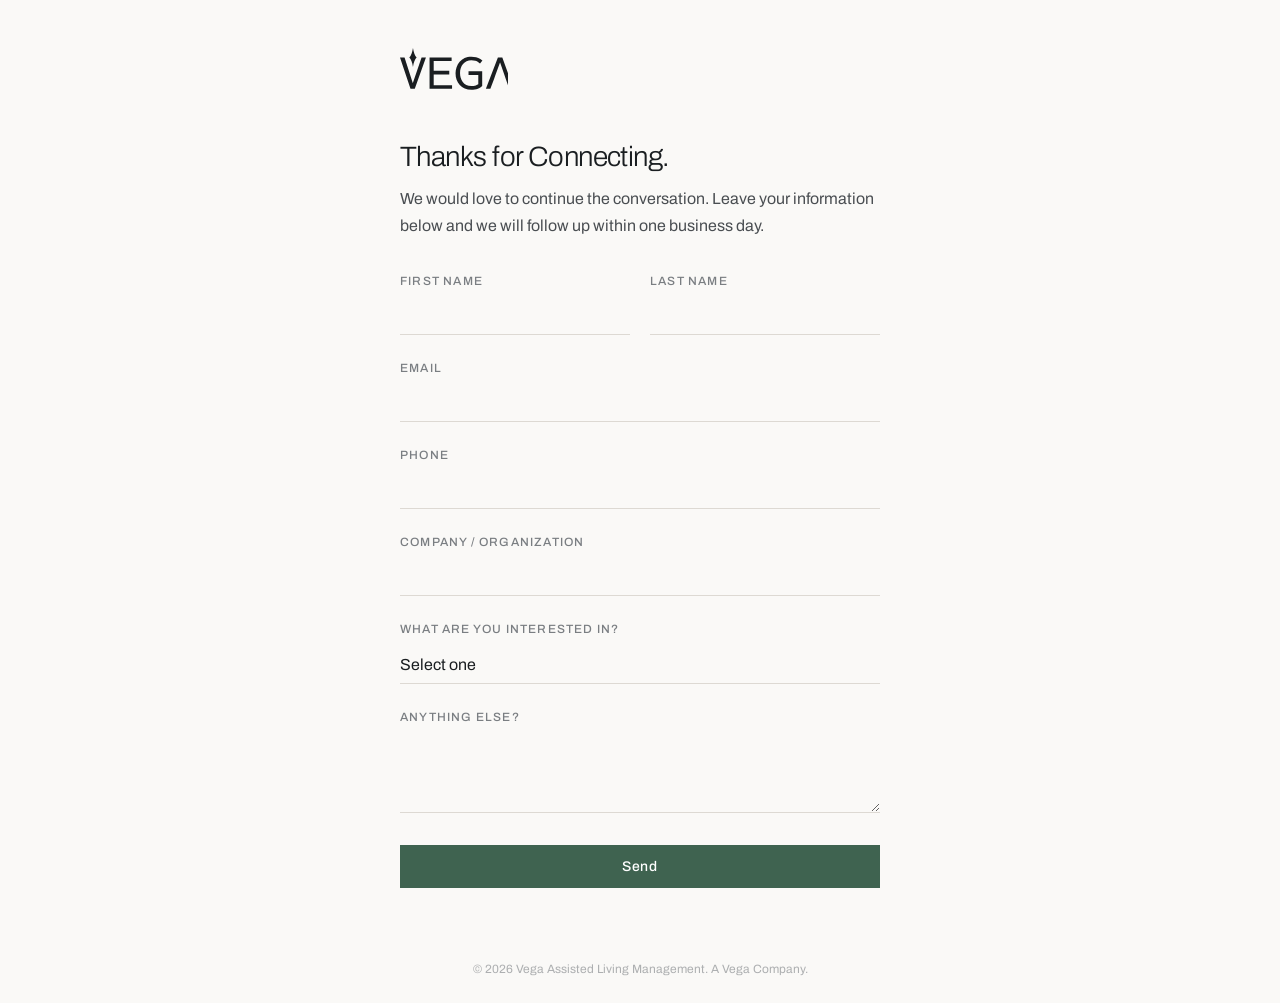
<file: ALM/connect/index.html>
<!DOCTYPE html>
<html lang="en">
<head>
<meta charset="UTF-8">
<meta name="viewport" content="width=device-width, initial-scale=1.0">
<title>Connect with Vega Assisted Living Management</title>
<link rel="icon" type="image/svg+xml" href="/favicon.svg">
<link rel="icon" type="image/png" sizes="32x32" href="/favicon-32.png">
<link rel="icon" type="image/png" sizes="16x16" href="/favicon-16.png">
<meta name="robots" content="noindex, nofollow">
<link rel="preconnect" href="https://fonts.googleapis.com">
<link rel="preconnect" href="https://fonts.gstatic.com" crossorigin>
<link href="https://fonts.googleapis.com/css2?family=Archivo:wght@300;400;500;600&display=swap" rel="stylesheet">
<style>
:root {
  --sage: #3f6350;
  --sage-hover: #345242;
  --sage-light: rgba(63, 99, 80, 0.06);
  --surface: #faf9f7;
  --surface-alt: #f0eeeb;
  --dark: #1a1e21;
  --body: #4a4e52;
  --subtle: #7a7e82;
  --border: #ddd9d3;
  --font: 'Archivo', -apple-system, 'Helvetica Neue', sans-serif;
}

*, *::before, *::after { margin: 0; padding: 0; box-sizing: border-box; }
html { font-size: 16px; }
body {
  font-family: var(--font);
  color: var(--body);
  background: var(--surface);
  line-height: 1.6;
  -webkit-font-smoothing: antialiased;
  min-height: 100vh;
  display: flex;
  flex-direction: column;
}
::selection { background: var(--sage); color: #fff; }
a { color: inherit; text-decoration: none; }
a:focus-visible, button:focus-visible, input:focus-visible, textarea:focus-visible, select:focus-visible {
  outline: 2px solid var(--sage);
  outline-offset: 2px;
}

.page {
  flex: 1;
  display: flex;
  flex-direction: column;
  align-items: center;
  justify-content: center;
  padding: 48px 24px;
}

.card {
  width: 100%;
  max-width: 480px;
}

.logo-link {
  display: block;
  margin-bottom: 40px;
}

.logo-svg {
  height: 44px;
  width: auto;
  color: var(--dark);
}

.greeting {
  margin-bottom: 32px;
}

.greeting__title {
  font-weight: 300;
  font-size: 28px;
  line-height: 1.2;
  letter-spacing: -0.02em;
  color: var(--dark);
  margin-bottom: 12px;
}

.greeting__body {
  font-size: 16px;
  line-height: 1.7;
  color: var(--body);
}

.greeting__ref {
  display: inline-block;
  margin-top: 12px;
  font-size: 12px;
  font-weight: 500;
  letter-spacing: 0.12em;
  text-transform: uppercase;
  color: var(--sage);
  padding: 4px 12px;
  background: var(--sage-light);
  border: 1px solid rgba(63, 99, 80, 0.12);
}

.form-grid {
  display: flex;
  flex-direction: column;
  gap: 24px;
}

.field { display: flex; flex-direction: column; }
.field label {
  font-size: 12px;
  font-weight: 500;
  letter-spacing: 0.1em;
  text-transform: uppercase;
  color: var(--subtle);
  margin-bottom: 6px;
}
.field input,
.field textarea,
.field select {
  font-family: var(--font);
  font-size: 16px;
  padding: 10px 0;
  border: none;
  border-bottom: 1px solid var(--border);
  background: transparent;
  color: var(--dark);
  border-radius: 0;
  -webkit-appearance: none;
  transition: border-color 0.2s;
}
.field input:focus,
.field textarea:focus,
.field select:focus {
  outline: none;
  border-bottom-color: var(--sage);
}
.field textarea { resize: vertical; min-height: 80px; }
.field select { cursor: pointer; }

.row-2 {
  display: grid;
  grid-template-columns: 1fr 1fr;
  gap: 24px 20px;
}

.submit-area {
  padding-top: 8px;
}

.btn {
  display: inline-block;
  font-family: var(--font);
  font-size: 14px;
  font-weight: 500;
  letter-spacing: 0.06em;
  padding: 14px 36px;
  border: none;
  cursor: pointer;
  background: var(--sage);
  color: #fff;
  width: 100%;
  text-align: center;
  transition: background 0.2s;
}
.btn:hover { background: var(--sage-hover); }
.btn:disabled {
  opacity: 0.6;
  cursor: default;
}

.footer-line {
  padding: 24px;
  text-align: center;
  font-size: 12px;
  color: var(--subtle);
  opacity: 0.6;
}

.toast {
  position: fixed;
  bottom: 32px;
  left: 50%;
  transform: translateX(-50%) translateY(24px);
  background: var(--dark);
  color: #fff;
  padding: 14px 32px;
  font-size: 14px;
  opacity: 0;
  pointer-events: none;
  transition: opacity 0.3s, transform 0.3s;
  z-index: 500;
}
.toast.show {
  opacity: 1;
  transform: translateX(-50%) translateY(0);
}

.success {
  text-align: center;
  padding: 48px 0;
}
.success__icon {
  width: 48px;
  height: 48px;
  color: var(--sage);
  margin-bottom: 20px;
}
.success__title {
  font-weight: 400;
  font-size: 22px;
  color: var(--dark);
  margin-bottom: 12px;
}
.success__body {
  font-size: 16px;
  line-height: 1.7;
  color: var(--body);
}

@media (max-width: 520px) {
  .page { padding: 32px 20px; }
  .greeting__title { font-size: 24px; }
  .row-2 { grid-template-columns: 1fr; }
}
</style>
</head>
<body>

<div class="page">
  <div class="card">
    <a class="logo-link" href="/ALM/" aria-label="Vega Assisted Living Management">
      <svg class="logo-svg" viewBox="0 0 1520 620" role="img" aria-label="Vega ALM">
        <polygon fill="currentColor" points="474.94 371.81 694.38 371.81 694.38 320.83 474.94 320.83 474.94 184.06 727.34 184.06 727.34 133.09 416.51 133.09 416.51 575.71 733.55 575.71 733.55 524.74 474.94 524.74 474.94 371.81"/>
        <path fill="currentColor" d="M1441.79,133.12h-62.16l-169.15,442.55h62.82l51.03-135.47,18-51.03,67.08-183.39h1.3l63.46,183.39,18,51.03,47.27,135.47h62.69l-160.34-442.55Z"/>
        <path fill="currentColor" d="M0,133.09h64.04l115.63,361.8h1.24l123.09-361.8h61.54l-157.28,442.62h-60.3L0,133.09Z"/>
        <path fill="currentColor" d="M182.77,0c-8.8,61.66-27.56,110.27-51.34,133.09,23.79,22.82,42.54,71.43,51.34,133.09,8.8-61.66,27.56-110.27,51.34-133.09-23.79-22.82-42.54-71.43-51.34-133.09Z"/>
        <path fill="currentColor" d="M965.68,381.82h137.75v129.49c-10.38,6.49-21.85,11.63-34.51,15.59-19.29,6.09-40.54,9.07-63.72,9.07-27.33,0-51.03-5.05-71.23-15.28-20.07-10.1-36.65-23.7-49.73-40.67-12.95-16.97-22.66-36.78-28.88-59.06-6.22-22.41-9.33-45.85-9.33-70.33s3.63-46.11,10.88-67.74c7.25-21.5,17.74-40.41,31.47-56.6,13.6-16.19,30.3-29.01,49.99-38.85,19.69-9.71,41.96-14.63,66.82-14.63,21.12,0,39.89,2.46,56.21,7.25,16.45,4.79,30.56,11.27,42.61,19.56,8.28,5.7,16.7,12.56,23.96,20.08l33.41-43.52c-9.45-8.81-21.11-16.84-29.14-21.76-18-11.01-37.68-18.52-59.31-24.09-21.5-5.7-44.17-8.42-67.74-8.42-35.62,0-67.22,6.73-94.8,20.2-27.58,13.47-50.9,31.21-69.94,53.1-19.04,22.02-33.42,46.88-43.13,74.6-9.84,27.84-14.63,55.95-14.63,84.57,0,34.45,5.05,65.92,15.15,94.54,10.23,28.49,24.87,53.1,44.17,73.56,19.29,20.59,42.74,36.39,70.2,47.66,27.58,11.14,58.54,16.71,92.99,16.71,31.09,0,65.15-2.59,92.73-12.95,2.48-.88,5.08-1.96,7.76-3.17h0c.16-.07.32-.14.48-.22.19-.09.38-.17.58-.26,16.42-7.43,35.61-19.49,51.54-35.86v-207.45h-192.61v54.86Z"/>
      </svg>
    </a>

    <div class="greeting">
      <h1 class="greeting__title" id="greetingTitle">Thanks for Connecting.</h1>
      <p class="greeting__body">We would love to continue the conversation. Leave your information below and we will follow up within one business day.</p>
      <div class="greeting__ref" id="refBadge" style="display:none"></div>
    </div>

    <form class="form-grid" id="connectForm" onsubmit="handleSubmit(event)">
      <input type="hidden" id="refSource" name="ref" value="">
      <input type="hidden" id="refPerson" name="referred_by" value="">
      <div class="row-2">
        <div class="field">
          <label for="firstName">First Name</label>
          <input type="text" id="firstName" name="first_name" required>
        </div>
        <div class="field">
          <label for="lastName">Last Name</label>
          <input type="text" id="lastName" name="last_name" required>
        </div>
      </div>
      <div class="field">
        <label for="email">Email</label>
        <input type="email" id="email" name="email" required>
      </div>
      <div class="field">
        <label for="phone">Phone</label>
        <input type="tel" id="phone" name="phone">
      </div>
      <div class="field">
        <label for="company">Company / Organization</label>
        <input type="text" id="company" name="company">
      </div>
      <div class="field">
        <label for="interest">What Are You Interested In?</label>
        <select id="interest" name="interest">
          <option value="" disabled selected>Select one</option>
          <option value="management-services">Management Services</option>
          <option value="partnership">Partnership Opportunities</option>
          <option value="development">Development / New Projects</option>
          <option value="investment">Investment</option>
          <option value="general">General Inquiry</option>
        </select>
      </div>
      <div class="field">
        <label for="message">Anything Else?</label>
        <textarea id="message" name="message" rows="3"></textarea>
      </div>
      <div class="submit-area">
        <button type="submit" class="btn" id="submitBtn">Send</button>
      </div>
    </form>

    <div class="success" id="successMsg" style="display:none">
      <svg class="success__icon" viewBox="0 0 24 24" fill="none" stroke="currentColor" stroke-width="1.5" stroke-linecap="round" stroke-linejoin="round"><path d="M22 11.08V12a10 10 0 1 1-5.93-9.14"/><polyline points="22 4 12 14.01 9 11.01"/></svg>
      <h2 class="success__title">We Got It.</h2>
      <p class="success__body">Thanks for reaching out. Someone from our team will follow up within one business day.</p>
    </div>
  </div>
</div>

<div class="footer-line">&copy; 2026 Vega Assisted Living Management. A Vega Company.</div>

<div class="toast" id="toast" role="status" aria-live="polite"></div>

<script>
(function() {
  'use strict';

  var params = new URLSearchParams(window.location.search);
  var ref = params.get('ref') || '';
  var person = '';

  if (ref.indexOf('sayer') !== -1) {
    person = 'Sayer';
  } else if (ref.indexOf('wes') !== -1) {
    person = 'Wes';
  }

  document.getElementById('refSource').value = ref;
  document.getElementById('refPerson').value = person;

  if (person) {
    document.getElementById('greetingTitle').textContent =
      'Thanks for Connecting with ' + person + '.';
  }

  if (ref) {
    var badge = document.getElementById('refBadge');
    badge.style.display = 'inline-block';
    badge.textContent = 'Referred by ' + (person || ref);
  }

  var toastTimeout = null;
  function showToast(msg) {
    var t = document.getElementById('toast');
    t.textContent = msg;
    t.classList.add('show');
    if (toastTimeout) clearTimeout(toastTimeout);
    toastTimeout = setTimeout(function() { t.classList.remove('show'); }, 2600);
  }

  // Replace YOUR_SCRIPT_URL with the Google Apps Script web app URL
  var GOOGLE_SCRIPT_URL = 'https://script.google.com/a/macros/vegarei.com/s/AKfycbwVXoBjcByueFEXaQmNT5W1QTj9gqnZUhS7RyTd3TFIVAiahaLwaQ1rH0ncBCDV8kSk/exec';

  window.handleSubmit = function(e) {
    e.preventDefault();
    var btn = document.getElementById('submitBtn');
    btn.textContent = 'Sending…';
    btn.disabled = true;

    var form = document.getElementById('connectForm');
    var data = {
      first_name: form.first_name.value,
      last_name: form.last_name.value,
      email: form.email.value,
      phone: form.phone.value,
      company: form.company.value,
      interest: form.interest.value,
      message: form.message.value,
      referred_by: form.referred_by.value,
      ref: form.ref.value
    };

    fetch(GOOGLE_SCRIPT_URL, {
      method: 'POST',
      mode: 'no-cors',
      headers: { 'Content-Type': 'application/json' },
      body: JSON.stringify(data)
    })
    .then(function() {
      form.style.display = 'none';
      document.getElementById('successMsg').style.display = 'block';
      showToast('Your information has been received.');
    })
    .catch(function() {
      showToast('Something went wrong. Please try again.');
      btn.textContent = 'Send';
      btn.disabled = false;
    });
  };
})();
</script>

</body>
</html>
</file>
